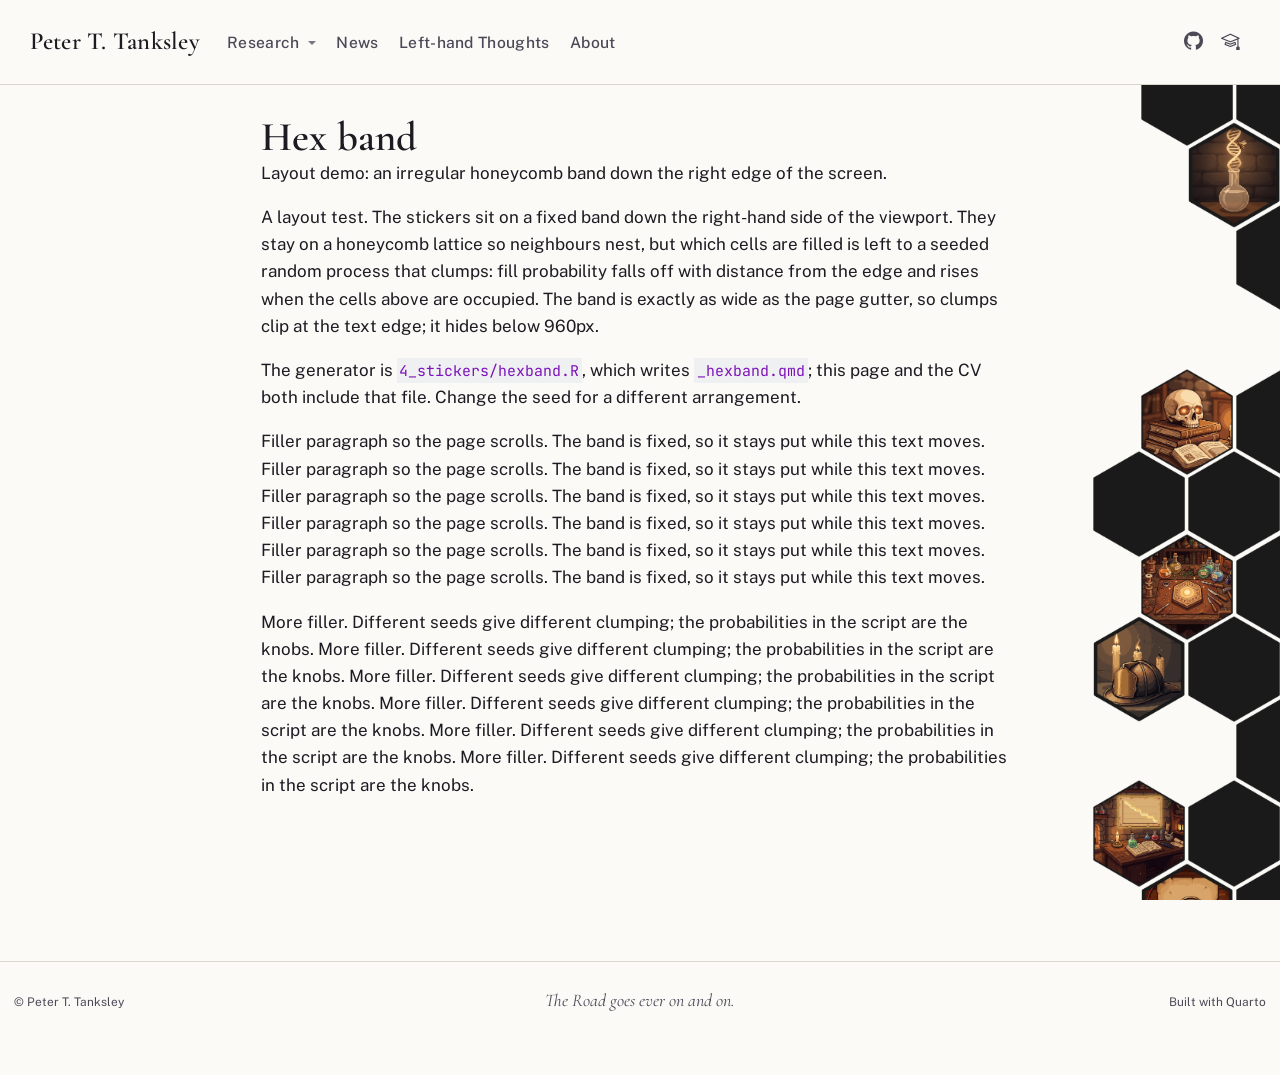
<file: hexband.html>
<!DOCTYPE html>
<html xmlns="http://www.w3.org/1999/xhtml" lang="en" xml:lang="en"><head>

<meta charset="utf-8">
<meta name="generator" content="quarto-1.10.18">

<meta name="viewport" content="width=device-width, initial-scale=1.0, user-scalable=yes">

<meta name="description" content="Layout demo: an irregular honeycomb band down the right edge of the screen.">

<title>Hex band – Peter T. Tanksley</title>
<style>
/* Default styles provided by pandoc.
** See https://pandoc.org/MANUAL.html#variables-for-html for config info.
*/
span.smallcaps{font-variant: small-caps;}
div.columns{display: flex; gap: 1.5em;}
div.column{flex: auto;}
@media screen {
div.columns{gap: min(4vw, 1.5em);}
div.column{overflow-x: auto;}
}
div.hanging-indent{margin-left: 1.5em; text-indent: -1.5em;}
ul.task-list{list-style: none;}
ul.task-list li input[type="checkbox"] {
  width: 0.8em;
  margin: 0 0.8em 0.2em -1em; /* quarto-specific, see https://github.com/quarto-dev/quarto-cli/issues/4556 */ 
  vertical-align: middle;
}
</style>


<script src="site_libs/quarto-nav/quarto-nav.js"></script>
<script src="site_libs/quarto-nav/headroom.min.js"></script>
<link href="./www/favicon.svg" rel="icon" type="image/svg+xml">
<script src="site_libs/clipboard/clipboard.min.js"></script>
<script src="site_libs/quarto-html/quarto.js" type="module"></script>
<script src="site_libs/quarto-html/tabsets/tabsets.js" type="module"></script>
<script src="site_libs/quarto-html/popper.min.js"></script>
<script src="site_libs/quarto-html/tippy.umd.min.js"></script>
<script src="site_libs/quarto-html/anchor.min.js"></script>
<link href="site_libs/quarto-html/tippy.css" rel="stylesheet">
<link href="site_libs/quarto-html/quarto-syntax-highlighting-73b0ff3878a4e6fc3716dc69a6aaefa3.css" rel="stylesheet" id="quarto-text-highlighting-styles">
<script src="site_libs/bootstrap/bootstrap.min.js"></script>
<link href="site_libs/bootstrap/bootstrap-icons.css" rel="stylesheet">
<link href="site_libs/bootstrap/bootstrap-1d681a31ce8d3b9f004d94732c9425fc.min.css" rel="stylesheet" append-hash="true" id="quarto-bootstrap" data-mode="light">
<script id="quarto-search-options" type="application/json">{
  "language": {
    "search-no-results-text": "No results",
    "search-matching-documents-text": "matching documents",
    "search-copy-link-title": "Copy link to search",
    "search-hide-matches-text": "Hide additional matches",
    "search-more-match-text": "more match in this document",
    "search-more-matches-text": "more matches in this document",
    "search-clear-button-title": "Clear",
    "search-text-placeholder": "",
    "search-detached-cancel-button-title": "Cancel",
    "search-submit-button-title": "Submit",
    "search-label": "Search"
  }
}</script>
<meta name="author" content="Peter T. Tanksley">


</head>

<body class="nav-fixed fullcontent quarto-light">

<div id="quarto-search-results"></div>
  <header id="quarto-header" class="headroom fixed-top">
    <nav class="navbar navbar-expand-lg " data-bs-theme="dark">
      <div class="navbar-container container-fluid">
      <div class="navbar-brand-container mx-auto">
    <a class="navbar-brand" href="./index.html">
    <span class="navbar-title">Peter T. Tanksley</span>
    </a>
  </div>
          <button class="navbar-toggler" type="button" data-bs-toggle="collapse" data-bs-target="#navbarCollapse" aria-controls="navbarCollapse" role="menu" aria-expanded="false" aria-label="Toggle navigation" onclick="if (window.quartoToggleHeadroom) { window.quartoToggleHeadroom(); }">
  <span class="navbar-toggler-icon"></span>
</button>
          <div class="collapse navbar-collapse" id="navbarCollapse">
            <ul class="navbar-nav navbar-nav-scroll me-auto">
  <li class="nav-item dropdown ">
    <a class="nav-link dropdown-toggle" href="#" id="nav-menu-research" role="link" data-bs-toggle="dropdown" aria-expanded="false">
 <span class="menu-text">Research</span>
    </a>
    <ul class="dropdown-menu" aria-labelledby="nav-menu-research">    
        <li>
    <a class="dropdown-item" href="./research.html">
 <span class="dropdown-text">Research</span></a>
  </li>  
        <li>
    <a class="dropdown-item" href="./skilltree.html">
 <span class="dropdown-text">Skill tree</span></a>
  </li>  
        <li>
    <a class="dropdown-item" href="./projects.html">
 <span class="dropdown-text">Projects</span></a>
  </li>  
        <li>
    <a class="dropdown-item" href="./2_cv/tanksley_cv.html">
 <span class="dropdown-text">CV</span></a>
  </li>  
    </ul>
  </li>
  <li class="nav-item">
    <a class="nav-link" href="./news.html"> 
<span class="menu-text">News</span></a>
  </li>  
  <li class="nav-item">
    <a class="nav-link" href="./3_posts/posts.html"> 
<span class="menu-text">Left-hand Thoughts</span></a>
  </li>  
  <li class="nav-item">
    <a class="nav-link" href="./1_about/about.html"> 
<span class="menu-text">About</span></a>
  </li>  
</ul>
            <ul class="navbar-nav navbar-nav-scroll ms-auto">
  <li class="nav-item compact">
    <a class="nav-link" href="https://github.com/petertanksley"> <i class="bi bi-github" role="img" aria-label="GitHub">
</i> 
<span class="menu-text"></span></a>
  </li>  
  <li class="nav-item compact">
    <a class="nav-link" href="https://scholar.google.com/citations?user=YnIBrB8AAAAJ&amp;hl=en"> <i class="bi bi-mortarboard" role="img" aria-label="Google Scholar">
</i> 
<span class="menu-text"></span></a>
  </li>  
</ul>
          </div> <!-- /navcollapse -->
            <div class="quarto-navbar-tools">
</div>
      </div> <!-- /container-fluid -->
    </nav>
</header>
<!-- content -->
<div id="quarto-content" class="quarto-container page-columns page-rows-contents page-layout-article page-navbar">
<!-- sidebar -->
<!-- margin-sidebar -->
    
<!-- main -->
<main class="content" id="quarto-document-content">

<header id="title-block-header" class="quarto-title-block default">
<div class="quarto-title">
<h1 class="title">Hex band</h1>
</div>

<div>
  <div class="description">
    Layout demo: an irregular honeycomb band down the right edge of the screen.
  </div>
</div>


<div class="quarto-title-meta">

    
  
    
  </div>
  


</header>


<p>A layout test. The stickers sit on a fixed band down the right-hand side of the viewport. They stay on a honeycomb lattice so neighbours nest, but which cells are filled is left to a seeded random process that clumps: fill probability falls off with distance from the edge and rises when the cells above are occupied. The band is exactly as wide as the page gutter, so clumps clip at the text edge; it hides below 960px.</p>
<p>The generator is <code>4_stickers/hexband.R</code>, which writes <code>_hexband.qmd</code>; this page and the CV both include that file. Change the seed for a different arrangement.</p>
<p>Filler paragraph so the page scrolls. The band is fixed, so it stays put while this text moves. Filler paragraph so the page scrolls. The band is fixed, so it stays put while this text moves. Filler paragraph so the page scrolls. The band is fixed, so it stays put while this text moves. Filler paragraph so the page scrolls. The band is fixed, so it stays put while this text moves. Filler paragraph so the page scrolls. The band is fixed, so it stays put while this text moves. Filler paragraph so the page scrolls. The band is fixed, so it stays put while this text moves.</p>
<p>More filler. Different seeds give different clumping; the probabilities in the script are the knobs. More filler. Different seeds give different clumping; the probabilities in the script are the knobs. More filler. Different seeds give different clumping; the probabilities in the script are the knobs. More filler. Different seeds give different clumping; the probabilities in the script are the knobs. More filler. Different seeds give different clumping; the probabilities in the script are the knobs. More filler. Different seeds give different clumping; the probabilities in the script are the knobs.</p>
<!-- generated by 4_stickers/hexband.R; do not edit by hand -->
<div class="hexband" aria-hidden="true">
<img src="./www/hex/blank.png" alt="" style="--c:0;--r:0">
<img src="./www/hex/blank.png" alt="" style="--c:1;--r:0">
<img src="./www/hex/blank.png" alt="" style="--c:-0.5;--r:1">
<img src="./www/hex/blank.png" alt="" style="--c:0.5;--r:1">
<img src="./www/hex/genomics.png" alt="Genomics hex sticker" style="--c:0;--r:2">
<img src="./www/hex/blank.png" alt="" style="--c:-0.5;--r:3">
<img src="./www/hex/blank.png" alt="" style="--c:-0.5;--r:5">
<img src="./www/hex/left-hand-thoughts.png" alt="Left-hand Thoughts hex sticker" style="--c:0.5;--r:5">
<img src="./www/hex/blank.png" alt="" style="--c:0;--r:6">
<img src="./www/hex/blank.png" alt="" style="--c:1;--r:6">
<img src="./www/hex/blank.png" alt="" style="--c:-0.5;--r:7">
<img src="./www/hex/projects.png" alt="Projects hex sticker" style="--c:0.5;--r:7">
<img src="./www/hex/blank.png" alt="" style="--c:0;--r:8">
<img src="./www/hex/responders.png" alt="First responder mortality hex sticker" style="--c:1;--r:8">
<img src="./www/hex/blank.png" alt="" style="--c:-0.5;--r:9">
<img src="./www/hex/blank.png" alt="" style="--c:0;--r:10">
<img src="./www/hex/research.png" alt="Research hex sticker" style="--c:1;--r:10">
<img src="./www/hex/blank.png" alt="" style="--c:-0.5;--r:11">
<img src="./www/hex/criminology.png" alt="Criminology hex sticker" style="--c:0.5;--r:11">
<img src="./www/hex/puzzled.png" alt="Puzzled Peter hex sticker" style="--c:0;--r:12">
<img src="./www/hex/blank.png" alt="" style="--c:1;--r:12">
<img src="./www/hex/blank.png" alt="" style="--c:-0.5;--r:13">
<img src="./www/hex/blank.png" alt="" style="--c:0;--r:14">
<img src="./www/hex/blank.png" alt="" style="--c:-0.5;--r:15">
<img src="./www/hex/blank.png" alt="" style="--c:0.5;--r:15">
<img src="./www/hex/blank.png" alt="" style="--c:0;--r:16">
<img src="./www/hex/blank.png" alt="" style="--c:-0.5;--r:17">
<img src="./www/hex/blank.png" alt="" style="--c:1;--r:18">
<img src="./www/hex/blank.png" alt="" style="--c:-0.5;--r:19">
<img src="./www/hex/blank.png" alt="" style="--c:0.5;--r:19">
<img src="./www/hex/blank.png" alt="" style="--c:0;--r:20">
<img src="./www/hex/blank.png" alt="" style="--c:1;--r:20">
<img src="./www/hex/blank.png" alt="" style="--c:-0.5;--r:21">
<img src="./www/hex/blank.png" alt="" style="--c:0.5;--r:21">
<img src="./www/hex/blank.png" alt="" style="--c:1.5;--r:21">
</div>



</main> <!-- /main -->
<script id="quarto-html-after-body" type="application/javascript">
  window.document.addEventListener("DOMContentLoaded", function (event) {
    const icon = "";
    const anchorJS = new window.AnchorJS();
    anchorJS.options = {
      placement: 'right',
      icon: icon
    };
    anchorJS.add('.anchored');
    const isCodeAnnotation = (el) => {
      for (const clz of el.classList) {
        if (clz.startsWith('code-annotation-')) {                     
          return true;
        }
      }
      return false;
    }
    const onCopySuccess = function(e) {
      // button target
      const button = e.trigger;
      // don't keep focus
      button.blur();
      // flash "checked"
      button.classList.add('code-copy-button-checked');
      var currentTitle = button.getAttribute("title");
      button.setAttribute("title", "Copied!");
      let tooltip;
      if (window.bootstrap) {
        button.setAttribute("data-bs-toggle", "tooltip");
        button.setAttribute("data-bs-placement", "left");
        button.setAttribute("data-bs-title", "Copied!");
        tooltip = new bootstrap.Tooltip(button, 
          { trigger: "manual", 
            customClass: "code-copy-button-tooltip",
            offset: [0, -8]});
        tooltip.show();    
      }
      setTimeout(function() {
        if (tooltip) {
          tooltip.hide();
          button.removeAttribute("data-bs-title");
          button.removeAttribute("data-bs-toggle");
          button.removeAttribute("data-bs-placement");
        }
        button.setAttribute("title", currentTitle);
        button.classList.remove('code-copy-button-checked');
      }, 1000);
      // clear code selection
      e.clearSelection();
    }
    const getTextToCopy = function(trigger) {
      const outerScaffold = trigger.parentElement.cloneNode(true);
      const codeEl = outerScaffold.querySelector('code');
      for (const childEl of codeEl.children) {
        if (isCodeAnnotation(childEl)) {
          childEl.remove();
        }
      }
      return codeEl.innerText;
    }
    const clipboard = new window.ClipboardJS('.code-copy-button:not([data-in-quarto-modal])', {
      text: getTextToCopy
    });
    clipboard.on('success', onCopySuccess);
    if (window.document.getElementById('quarto-embedded-source-code-modal')) {
      const clipboardModal = new window.ClipboardJS('.code-copy-button[data-in-quarto-modal]', {
        text: getTextToCopy,
        container: window.document.getElementById('quarto-embedded-source-code-modal')
      });
      clipboardModal.on('success', onCopySuccess);
    }
      var localhostRegex = new RegExp(/^(?:http|https):\/\/localhost\:?[0-9]*\//);
      var mailtoRegex = new RegExp(/^mailto:/);
        var filterRegex = new RegExp("https:\/\/petertanksley\.github\.io");
      var isInternal = (href) => {
          return filterRegex.test(href) || localhostRegex.test(href) || mailtoRegex.test(href);
      }
      // Inspect non-navigation links and adorn them if external
     var links = window.document.querySelectorAll('a[href]:not(.nav-link):not(.navbar-brand):not(.toc-action):not(.sidebar-link):not(.sidebar-item-toggle):not(.pagination-link):not(.no-external):not([aria-hidden]):not(.dropdown-item):not(.quarto-navigation-tool):not(.about-link)');
      for (var i=0; i<links.length; i++) {
        const link = links[i];
        if (!isInternal(link.href)) {
          // undo the damage that might have been done by quarto-nav.js in the case of
          // links that we want to consider external
          if (link.dataset.originalHref !== undefined) {
            link.href = link.dataset.originalHref;
          }
            // target, if specified
            link.setAttribute("target", "_blank");
            if (link.getAttribute("rel") === null) {
              link.setAttribute("rel", "noopener");
            }
        }
      }
    function tippyHover(el, contentFn, onTriggerFn, onUntriggerFn) {
      const config = {
        allowHTML: true,
        maxWidth: 500,
        delay: 100,
        arrow: false,
        appendTo: function(el) {
            return el.parentElement;
        },
        interactive: true,
        interactiveBorder: 10,
        theme: 'quarto',
        placement: 'bottom-start',
      };
      if (contentFn) {
        config.content = contentFn;
      }
      if (onTriggerFn) {
        config.onTrigger = onTriggerFn;
      }
      if (onUntriggerFn) {
        config.onUntrigger = onUntriggerFn;
      }
      window.tippy(el, config); 
    }
    const noterefs = window.document.querySelectorAll('a[role="doc-noteref"]');
    for (var i=0; i<noterefs.length; i++) {
      const ref = noterefs[i];
      tippyHover(ref, function() {
        // use id or data attribute instead here
        let href = ref.getAttribute('data-footnote-href') || ref.getAttribute('href');
        try { href = new URL(href).hash; } catch {}
        const id = href.replace(/^#\/?/, "");
        const note = window.document.getElementById(id);
        if (note) {
          return note.innerHTML;
        } else {
          return "";
        }
      });
    }
    const xrefs = window.document.querySelectorAll('a.quarto-xref');
    const processXRef = (id, note) => {
      // Strip column container classes
      const stripColumnClz = (el) => {
        el.classList.remove("page-full", "page-columns");
        if (el.children) {
          for (const child of el.children) {
            stripColumnClz(child);
          }
        }
      }
      stripColumnClz(note)
      if (id === null || id.startsWith('sec-')) {
        // Special case sections, only their first couple elements
        const container = document.createElement("div");
        if (note.children && note.children.length > 2) {
          container.appendChild(note.children[0].cloneNode(true));
          for (let i = 1; i < note.children.length; i++) {
            const child = note.children[i];
            if (child.tagName === "P" && child.innerText === "") {
              continue;
            } else {
              container.appendChild(child.cloneNode(true));
              break;
            }
          }
          if (window.Quarto?.typesetMath) {
            window.Quarto.typesetMath(container);
          }
          return container.innerHTML
        } else {
          if (window.Quarto?.typesetMath) {
            window.Quarto.typesetMath(note);
          }
          return note.innerHTML;
        }
      } else {
        // Remove any anchor links if they are present
        const anchorLink = note.querySelector('a.anchorjs-link');
        if (anchorLink) {
          anchorLink.remove();
        }
        if (window.Quarto?.typesetMath) {
          window.Quarto.typesetMath(note);
        }
        if (note.classList.contains("callout")) {
          return note.outerHTML;
        } else {
          return note.innerHTML;
        }
      }
    }
    for (var i=0; i<xrefs.length; i++) {
      const xref = xrefs[i];
      tippyHover(xref, undefined, function(instance) {
        instance.disable();
        let url = xref.getAttribute('href');
        let hash = undefined; 
        if (url.startsWith('#')) {
          hash = url;
        } else {
          try { hash = new URL(url).hash; } catch {}
        }
        if (hash) {
          const id = hash.replace(/^#\/?/, "");
          const note = window.document.getElementById(id);
          if (note !== null) {
            try {
              const html = processXRef(id, note.cloneNode(true));
              instance.setContent(html);
            } finally {
              instance.enable();
              instance.show();
            }
          } else {
            // See if we can fetch this
            fetch(url.split('#')[0])
            .then(res => res.text())
            .then(html => {
              const parser = new DOMParser();
              const htmlDoc = parser.parseFromString(html, "text/html");
              const note = htmlDoc.getElementById(id);
              if (note !== null) {
                const html = processXRef(id, note);
                instance.setContent(html);
              } 
            }).finally(() => {
              instance.enable();
              instance.show();
            });
          }
        } else {
          // See if we can fetch a full url (with no hash to target)
          // This is a special case and we should probably do some content thinning / targeting
          fetch(url)
          .then(res => res.text())
          .then(html => {
            const parser = new DOMParser();
            const htmlDoc = parser.parseFromString(html, "text/html");
            const note = htmlDoc.querySelector('main.content');
            if (note !== null) {
              // This should only happen for chapter cross references
              // (since there is no id in the URL)
              // remove the first header
              if (note.children.length > 0 && note.children[0].tagName === "HEADER") {
                note.children[0].remove();
              }
              const html = processXRef(null, note);
              instance.setContent(html);
            } 
          }).finally(() => {
            instance.enable();
            instance.show();
          });
        }
      }, function(instance) {
      });
    }
        let selectedAnnoteEl;
        const selectorForAnnotation = ( cell, annotation) => {
          let cellAttr = 'data-code-cell="' + cell + '"';
          let lineAttr = 'data-code-annotation="' +  annotation + '"';
          const selector = 'span[' + cellAttr + '][' + lineAttr + ']';
          return selector;
        }
        const selectCodeLines = (annoteEl) => {
          const doc = window.document;
          const targetCell = annoteEl.getAttribute("data-target-cell");
          const targetAnnotation = annoteEl.getAttribute("data-target-annotation");
          const annoteSpan = window.document.querySelector(selectorForAnnotation(targetCell, targetAnnotation));
          const lines = annoteSpan.getAttribute("data-code-lines").split(",");
          const lineIds = lines.map((line) => {
            return targetCell + "-" + line;
          })
          let top = null;
          let height = null;
          let parent = null;
          if (lineIds.length > 0) {
              //compute the position of the single el (top and bottom and make a div)
              const el = window.document.getElementById(lineIds[0]);
              top = el.offsetTop;
              height = el.offsetHeight;
              parent = el.parentElement.parentElement;
            if (lineIds.length > 1) {
              const lastEl = window.document.getElementById(lineIds[lineIds.length - 1]);
              const bottom = lastEl.offsetTop + lastEl.offsetHeight;
              height = bottom - top;
            }
            if (top !== null && height !== null && parent !== null) {
              // cook up a div (if necessary) and position it 
              let div = window.document.getElementById("code-annotation-line-highlight");
              if (div === null) {
                div = window.document.createElement("div");
                div.setAttribute("id", "code-annotation-line-highlight");
                div.style.position = 'absolute';
                parent.appendChild(div);
              }
              div.style.top = top - 2 + "px";
              div.style.height = height + 4 + "px";
              div.style.left = 0;
              let gutterDiv = window.document.getElementById("code-annotation-line-highlight-gutter");
              if (gutterDiv === null) {
                gutterDiv = window.document.createElement("div");
                gutterDiv.setAttribute("id", "code-annotation-line-highlight-gutter");
                gutterDiv.style.position = 'absolute';
                const codeCell = window.document.getElementById(targetCell);
                const gutter = codeCell.querySelector('.code-annotation-gutter');
                gutter.appendChild(gutterDiv);
              }
              gutterDiv.style.top = top - 2 + "px";
              gutterDiv.style.height = height + 4 + "px";
            }
            selectedAnnoteEl = annoteEl;
          }
        };
        const unselectCodeLines = () => {
          const elementsIds = ["code-annotation-line-highlight", "code-annotation-line-highlight-gutter"];
          elementsIds.forEach((elId) => {
            const div = window.document.getElementById(elId);
            if (div) {
              div.remove();
            }
          });
          selectedAnnoteEl = undefined;
        };
          // Handle positioning of the toggle
      window.addEventListener(
        "resize",
        throttle(() => {
          elRect = undefined;
          if (selectedAnnoteEl) {
            selectCodeLines(selectedAnnoteEl);
          }
        }, 10)
      );
      function throttle(fn, ms) {
      let throttle = false;
      let timer;
        return (...args) => {
          if(!throttle) { // first call gets through
              fn.apply(this, args);
              throttle = true;
          } else { // all the others get throttled
              if(timer) clearTimeout(timer); // cancel #2
              timer = setTimeout(() => {
                fn.apply(this, args);
                timer = throttle = false;
              }, ms);
          }
        };
      }
        // Attach click handler to the DT
        const annoteDls = window.document.querySelectorAll('dt[data-target-cell]');
        for (const annoteDlNode of annoteDls) {
          annoteDlNode.addEventListener('click', (event) => {
            const clickedEl = event.target;
            if (clickedEl !== selectedAnnoteEl) {
              unselectCodeLines();
              const activeEl = window.document.querySelector('dt[data-target-cell].code-annotation-active');
              if (activeEl) {
                activeEl.classList.remove('code-annotation-active');
              }
              selectCodeLines(clickedEl);
              clickedEl.classList.add('code-annotation-active');
            } else {
              // Unselect the line
              unselectCodeLines();
              clickedEl.classList.remove('code-annotation-active');
            }
          });
        }
    const findCites = (el) => {
      const parentEl = el.parentElement;
      if (parentEl) {
        const cites = parentEl.dataset.cites;
        if (cites) {
          return {
            el,
            cites: cites.split(' ')
          };
        } else {
          return findCites(el.parentElement)
        }
      } else {
        return undefined;
      }
    };
    var bibliorefs = window.document.querySelectorAll('a[role="doc-biblioref"]');
    for (var i=0; i<bibliorefs.length; i++) {
      const ref = bibliorefs[i];
      const citeInfo = findCites(ref);
      if (citeInfo) {
        tippyHover(citeInfo.el, function() {
          var popup = window.document.createElement('div');
          citeInfo.cites.forEach(function(cite) {
            var citeDiv = window.document.createElement('div');
            citeDiv.classList.add('hanging-indent');
            citeDiv.classList.add('csl-entry');
            var biblioDiv = window.document.getElementById('ref-' + cite);
            if (biblioDiv) {
              citeDiv.innerHTML = biblioDiv.innerHTML;
            }
            popup.appendChild(citeDiv);
          });
          return popup.innerHTML;
        });
      }
    }
  });
  </script>
</div> <!-- /content -->
<footer class="footer">
  <div class="nav-footer">
    <div class="nav-footer-left">
<p>© Peter T. Tanksley</p>
</div>   
    <div class="nav-footer-center">
<p>The Road goes ever on and on.</p>
</div>
    <div class="nav-footer-right">
<p>Built with <a href="https://quarto.org">Quarto</a></p>
</div>
  </div>
</footer>




</body></html>
</file>
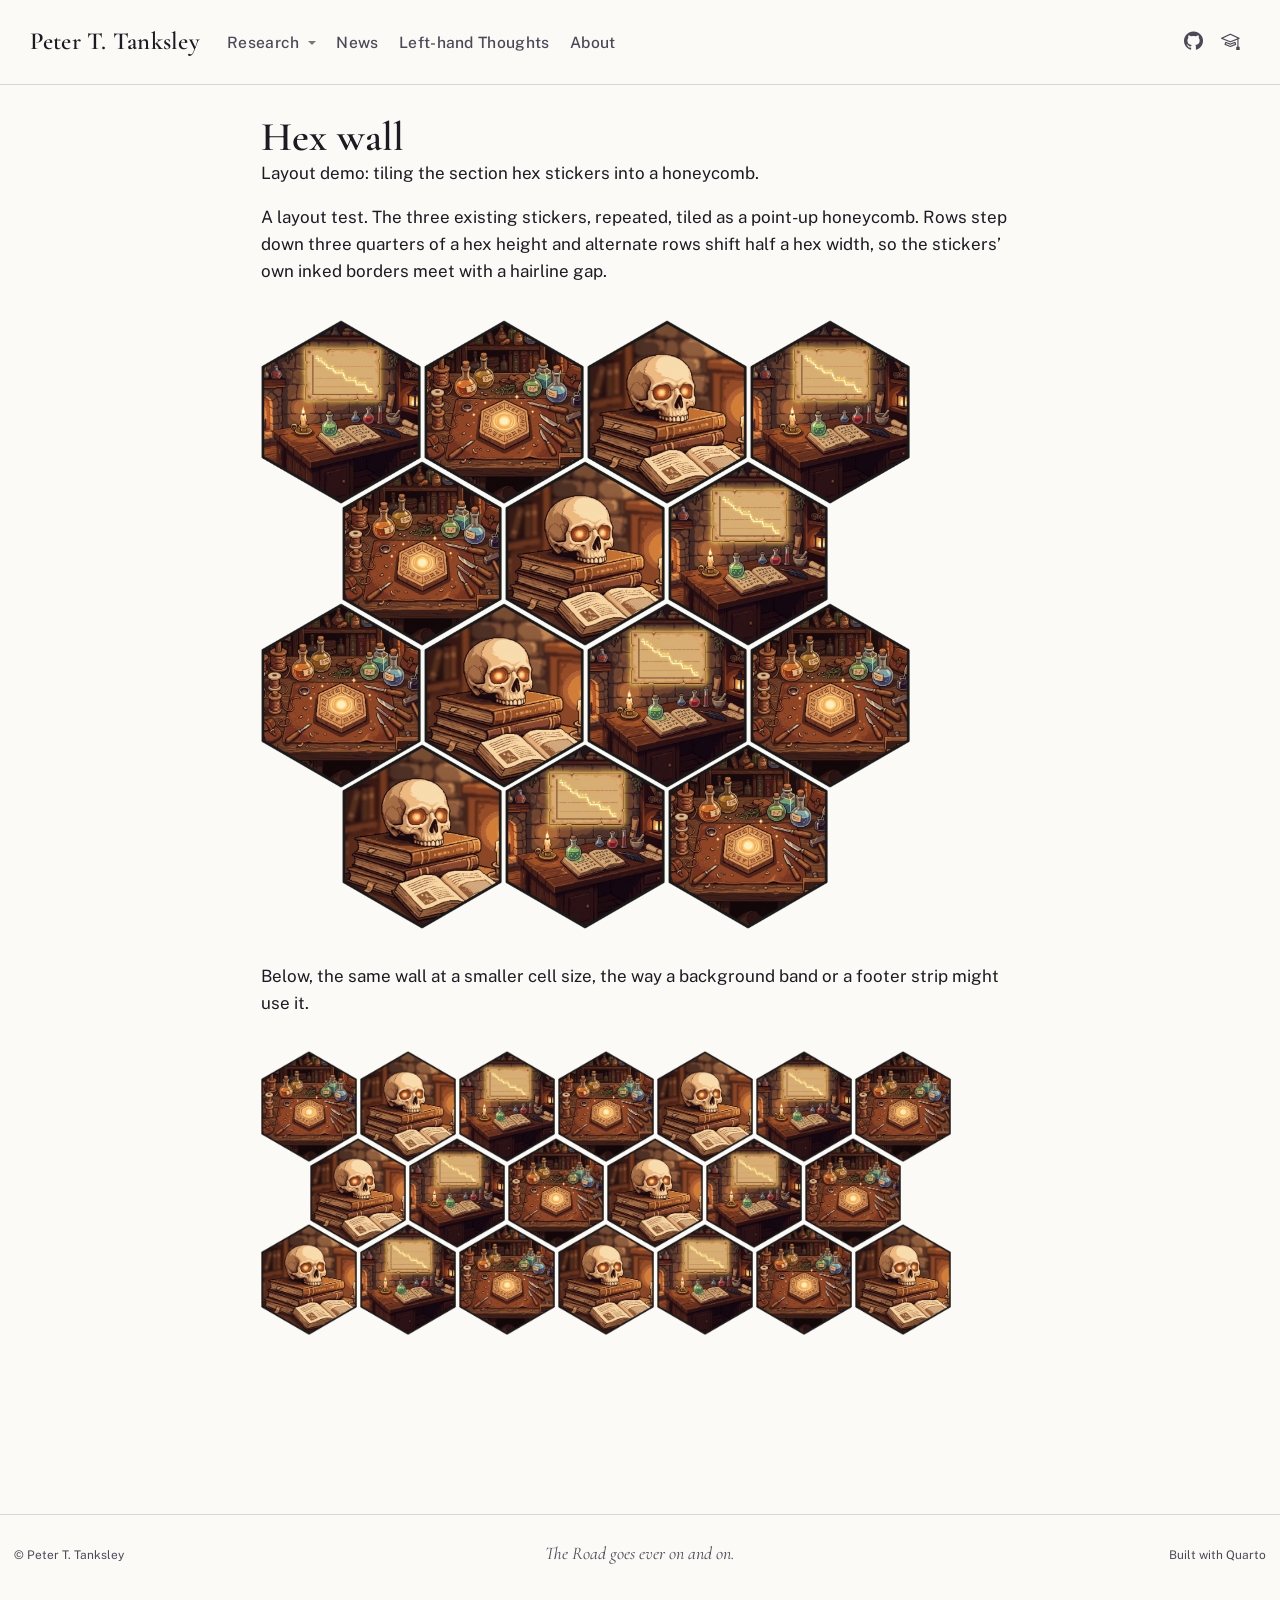
<file: hexwall.html>
<!DOCTYPE html>
<html xmlns="http://www.w3.org/1999/xhtml" lang="en" xml:lang="en"><head>

<meta charset="utf-8">
<meta name="generator" content="quarto-1.10.18">

<meta name="viewport" content="width=device-width, initial-scale=1.0, user-scalable=yes">

<meta name="description" content="Layout demo: tiling the section hex stickers into a honeycomb.">

<title>Hex wall – Peter T. Tanksley</title>
<style>
/* Default styles provided by pandoc.
** See https://pandoc.org/MANUAL.html#variables-for-html for config info.
*/
span.smallcaps{font-variant: small-caps;}
div.columns{display: flex; gap: 1.5em;}
div.column{flex: auto;}
@media screen {
div.columns{gap: min(4vw, 1.5em);}
div.column{overflow-x: auto;}
}
div.hanging-indent{margin-left: 1.5em; text-indent: -1.5em;}
ul.task-list{list-style: none;}
ul.task-list li input[type="checkbox"] {
  width: 0.8em;
  margin: 0 0.8em 0.2em -1em; /* quarto-specific, see https://github.com/quarto-dev/quarto-cli/issues/4556 */ 
  vertical-align: middle;
}
</style>


<script src="site_libs/quarto-nav/quarto-nav.js"></script>
<script src="site_libs/quarto-nav/headroom.min.js"></script>
<link href="./www/favicon.svg" rel="icon" type="image/svg+xml">
<script src="site_libs/clipboard/clipboard.min.js"></script>
<script src="site_libs/quarto-html/quarto.js" type="module"></script>
<script src="site_libs/quarto-html/tabsets/tabsets.js" type="module"></script>
<script src="site_libs/quarto-html/popper.min.js"></script>
<script src="site_libs/quarto-html/tippy.umd.min.js"></script>
<script src="site_libs/quarto-html/anchor.min.js"></script>
<link href="site_libs/quarto-html/tippy.css" rel="stylesheet">
<link href="site_libs/quarto-html/quarto-syntax-highlighting-73b0ff3878a4e6fc3716dc69a6aaefa3.css" rel="stylesheet" id="quarto-text-highlighting-styles">
<script src="site_libs/bootstrap/bootstrap.min.js"></script>
<link href="site_libs/bootstrap/bootstrap-icons.css" rel="stylesheet">
<link href="site_libs/bootstrap/bootstrap-1d681a31ce8d3b9f004d94732c9425fc.min.css" rel="stylesheet" append-hash="true" id="quarto-bootstrap" data-mode="light">
<script id="quarto-search-options" type="application/json">{
  "language": {
    "search-no-results-text": "No results",
    "search-matching-documents-text": "matching documents",
    "search-copy-link-title": "Copy link to search",
    "search-hide-matches-text": "Hide additional matches",
    "search-more-match-text": "more match in this document",
    "search-more-matches-text": "more matches in this document",
    "search-clear-button-title": "Clear",
    "search-text-placeholder": "",
    "search-detached-cancel-button-title": "Cancel",
    "search-submit-button-title": "Submit",
    "search-label": "Search"
  }
}</script>
<meta name="author" content="Peter T. Tanksley">


</head>

<body class="nav-fixed fullcontent quarto-light">

<div id="quarto-search-results"></div>
  <header id="quarto-header" class="headroom fixed-top">
    <nav class="navbar navbar-expand-lg " data-bs-theme="dark">
      <div class="navbar-container container-fluid">
      <div class="navbar-brand-container mx-auto">
    <a class="navbar-brand" href="./index.html">
    <span class="navbar-title">Peter T. Tanksley</span>
    </a>
  </div>
          <button class="navbar-toggler" type="button" data-bs-toggle="collapse" data-bs-target="#navbarCollapse" aria-controls="navbarCollapse" role="menu" aria-expanded="false" aria-label="Toggle navigation" onclick="if (window.quartoToggleHeadroom) { window.quartoToggleHeadroom(); }">
  <span class="navbar-toggler-icon"></span>
</button>
          <div class="collapse navbar-collapse" id="navbarCollapse">
            <ul class="navbar-nav navbar-nav-scroll me-auto">
  <li class="nav-item dropdown ">
    <a class="nav-link dropdown-toggle" href="#" id="nav-menu-research" role="link" data-bs-toggle="dropdown" aria-expanded="false">
 <span class="menu-text">Research</span>
    </a>
    <ul class="dropdown-menu" aria-labelledby="nav-menu-research">    
        <li>
    <a class="dropdown-item" href="./research.html">
 <span class="dropdown-text">Research</span></a>
  </li>  
        <li>
    <a class="dropdown-item" href="./skilltree.html">
 <span class="dropdown-text">Skill tree</span></a>
  </li>  
        <li>
    <a class="dropdown-item" href="./projects.html">
 <span class="dropdown-text">Projects</span></a>
  </li>  
        <li>
    <a class="dropdown-item" href="./2_cv/tanksley_cv.html">
 <span class="dropdown-text">CV</span></a>
  </li>  
    </ul>
  </li>
  <li class="nav-item">
    <a class="nav-link" href="./news.html"> 
<span class="menu-text">News</span></a>
  </li>  
  <li class="nav-item">
    <a class="nav-link" href="./3_posts/posts.html"> 
<span class="menu-text">Left-hand Thoughts</span></a>
  </li>  
  <li class="nav-item">
    <a class="nav-link" href="./1_about/about.html"> 
<span class="menu-text">About</span></a>
  </li>  
</ul>
            <ul class="navbar-nav navbar-nav-scroll ms-auto">
  <li class="nav-item compact">
    <a class="nav-link" href="https://github.com/petertanksley"> <i class="bi bi-github" role="img" aria-label="GitHub">
</i> 
<span class="menu-text"></span></a>
  </li>  
  <li class="nav-item compact">
    <a class="nav-link" href="https://scholar.google.com/citations?user=YnIBrB8AAAAJ&amp;hl=en"> <i class="bi bi-mortarboard" role="img" aria-label="Google Scholar">
</i> 
<span class="menu-text"></span></a>
  </li>  
</ul>
          </div> <!-- /navcollapse -->
            <div class="quarto-navbar-tools">
</div>
      </div> <!-- /container-fluid -->
    </nav>
</header>
<!-- content -->
<div id="quarto-content" class="quarto-container page-columns page-rows-contents page-layout-article page-navbar">
<!-- sidebar -->
<!-- margin-sidebar -->
    
<!-- main -->
<main class="content" id="quarto-document-content">

<header id="title-block-header" class="quarto-title-block default">
<div class="quarto-title">
<h1 class="title">Hex wall</h1>
</div>

<div>
  <div class="description">
    Layout demo: tiling the section hex stickers into a honeycomb.
  </div>
</div>


<div class="quarto-title-meta">

    
  
    
  </div>
  


</header>


<p>A layout test. The three existing stickers, repeated, tiled as a point-up honeycomb. Rows step down three quarters of a hex height and alternate rows shift half a hex width, so the stickers’ own inked borders meet with a hairline gap.</p>
<div class="hexwall">
<div class="hexrow">
<img src="www/hex/research.png" alt="Research hex sticker">
<img src="www/hex/projects.png" alt="Projects hex sticker">
<img src="www/hex/left-hand-thoughts.png" alt="Left-hand Thoughts hex sticker">
<img src="www/hex/research.png" alt="Research hex sticker">
</div>
<div class="hexrow">
<img src="www/hex/projects.png" alt="Projects hex sticker">
<img src="www/hex/left-hand-thoughts.png" alt="Left-hand Thoughts hex sticker">
<img src="www/hex/research.png" alt="Research hex sticker">
</div>
<div class="hexrow">
<img src="www/hex/projects.png" alt="Projects hex sticker">
<img src="www/hex/left-hand-thoughts.png" alt="Left-hand Thoughts hex sticker">
<img src="www/hex/research.png" alt="Research hex sticker">
<img src="www/hex/projects.png" alt="Projects hex sticker">
</div>
<div class="hexrow">
<img src="www/hex/left-hand-thoughts.png" alt="Left-hand Thoughts hex sticker">
<img src="www/hex/research.png" alt="Research hex sticker">
<img src="www/hex/projects.png" alt="Projects hex sticker">
</div>
</div>
<p>Below, the same wall at a smaller cell size, the way a background band or a footer strip might use it.</p>
<div class="hexwall hexwall-sm">
<div class="hexrow">
<img src="www/hex/projects.png" alt="Projects hex sticker">
<img src="www/hex/left-hand-thoughts.png" alt="Left-hand Thoughts hex sticker">
<img src="www/hex/research.png" alt="Research hex sticker">
<img src="www/hex/projects.png" alt="Projects hex sticker">
<img src="www/hex/left-hand-thoughts.png" alt="Left-hand Thoughts hex sticker">
<img src="www/hex/research.png" alt="Research hex sticker">
<img src="www/hex/projects.png" alt="Projects hex sticker">
</div>
<div class="hexrow">
<img src="www/hex/left-hand-thoughts.png" alt="Left-hand Thoughts hex sticker">
<img src="www/hex/research.png" alt="Research hex sticker">
<img src="www/hex/projects.png" alt="Projects hex sticker">
<img src="www/hex/left-hand-thoughts.png" alt="Left-hand Thoughts hex sticker">
<img src="www/hex/research.png" alt="Research hex sticker">
<img src="www/hex/projects.png" alt="Projects hex sticker">
</div>
<div class="hexrow">
<img src="www/hex/left-hand-thoughts.png" alt="Left-hand Thoughts hex sticker">
<img src="www/hex/research.png" alt="Research hex sticker">
<img src="www/hex/projects.png" alt="Projects hex sticker">
<img src="www/hex/left-hand-thoughts.png" alt="Left-hand Thoughts hex sticker">
<img src="www/hex/research.png" alt="Research hex sticker">
<img src="www/hex/projects.png" alt="Projects hex sticker">
<img src="www/hex/left-hand-thoughts.png" alt="Left-hand Thoughts hex sticker">
</div>
</div>



</main> <!-- /main -->
<script id="quarto-html-after-body" type="application/javascript">
  window.document.addEventListener("DOMContentLoaded", function (event) {
    const icon = "";
    const anchorJS = new window.AnchorJS();
    anchorJS.options = {
      placement: 'right',
      icon: icon
    };
    anchorJS.add('.anchored');
    const isCodeAnnotation = (el) => {
      for (const clz of el.classList) {
        if (clz.startsWith('code-annotation-')) {                     
          return true;
        }
      }
      return false;
    }
    const onCopySuccess = function(e) {
      // button target
      const button = e.trigger;
      // don't keep focus
      button.blur();
      // flash "checked"
      button.classList.add('code-copy-button-checked');
      var currentTitle = button.getAttribute("title");
      button.setAttribute("title", "Copied!");
      let tooltip;
      if (window.bootstrap) {
        button.setAttribute("data-bs-toggle", "tooltip");
        button.setAttribute("data-bs-placement", "left");
        button.setAttribute("data-bs-title", "Copied!");
        tooltip = new bootstrap.Tooltip(button, 
          { trigger: "manual", 
            customClass: "code-copy-button-tooltip",
            offset: [0, -8]});
        tooltip.show();    
      }
      setTimeout(function() {
        if (tooltip) {
          tooltip.hide();
          button.removeAttribute("data-bs-title");
          button.removeAttribute("data-bs-toggle");
          button.removeAttribute("data-bs-placement");
        }
        button.setAttribute("title", currentTitle);
        button.classList.remove('code-copy-button-checked');
      }, 1000);
      // clear code selection
      e.clearSelection();
    }
    const getTextToCopy = function(trigger) {
      const outerScaffold = trigger.parentElement.cloneNode(true);
      const codeEl = outerScaffold.querySelector('code');
      for (const childEl of codeEl.children) {
        if (isCodeAnnotation(childEl)) {
          childEl.remove();
        }
      }
      return codeEl.innerText;
    }
    const clipboard = new window.ClipboardJS('.code-copy-button:not([data-in-quarto-modal])', {
      text: getTextToCopy
    });
    clipboard.on('success', onCopySuccess);
    if (window.document.getElementById('quarto-embedded-source-code-modal')) {
      const clipboardModal = new window.ClipboardJS('.code-copy-button[data-in-quarto-modal]', {
        text: getTextToCopy,
        container: window.document.getElementById('quarto-embedded-source-code-modal')
      });
      clipboardModal.on('success', onCopySuccess);
    }
      var localhostRegex = new RegExp(/^(?:http|https):\/\/localhost\:?[0-9]*\//);
      var mailtoRegex = new RegExp(/^mailto:/);
        var filterRegex = new RegExp("https:\/\/petertanksley\.github\.io");
      var isInternal = (href) => {
          return filterRegex.test(href) || localhostRegex.test(href) || mailtoRegex.test(href);
      }
      // Inspect non-navigation links and adorn them if external
     var links = window.document.querySelectorAll('a[href]:not(.nav-link):not(.navbar-brand):not(.toc-action):not(.sidebar-link):not(.sidebar-item-toggle):not(.pagination-link):not(.no-external):not([aria-hidden]):not(.dropdown-item):not(.quarto-navigation-tool):not(.about-link)');
      for (var i=0; i<links.length; i++) {
        const link = links[i];
        if (!isInternal(link.href)) {
          // undo the damage that might have been done by quarto-nav.js in the case of
          // links that we want to consider external
          if (link.dataset.originalHref !== undefined) {
            link.href = link.dataset.originalHref;
          }
            // target, if specified
            link.setAttribute("target", "_blank");
            if (link.getAttribute("rel") === null) {
              link.setAttribute("rel", "noopener");
            }
        }
      }
    function tippyHover(el, contentFn, onTriggerFn, onUntriggerFn) {
      const config = {
        allowHTML: true,
        maxWidth: 500,
        delay: 100,
        arrow: false,
        appendTo: function(el) {
            return el.parentElement;
        },
        interactive: true,
        interactiveBorder: 10,
        theme: 'quarto',
        placement: 'bottom-start',
      };
      if (contentFn) {
        config.content = contentFn;
      }
      if (onTriggerFn) {
        config.onTrigger = onTriggerFn;
      }
      if (onUntriggerFn) {
        config.onUntrigger = onUntriggerFn;
      }
      window.tippy(el, config); 
    }
    const noterefs = window.document.querySelectorAll('a[role="doc-noteref"]');
    for (var i=0; i<noterefs.length; i++) {
      const ref = noterefs[i];
      tippyHover(ref, function() {
        // use id or data attribute instead here
        let href = ref.getAttribute('data-footnote-href') || ref.getAttribute('href');
        try { href = new URL(href).hash; } catch {}
        const id = href.replace(/^#\/?/, "");
        const note = window.document.getElementById(id);
        if (note) {
          return note.innerHTML;
        } else {
          return "";
        }
      });
    }
    const xrefs = window.document.querySelectorAll('a.quarto-xref');
    const processXRef = (id, note) => {
      // Strip column container classes
      const stripColumnClz = (el) => {
        el.classList.remove("page-full", "page-columns");
        if (el.children) {
          for (const child of el.children) {
            stripColumnClz(child);
          }
        }
      }
      stripColumnClz(note)
      if (id === null || id.startsWith('sec-')) {
        // Special case sections, only their first couple elements
        const container = document.createElement("div");
        if (note.children && note.children.length > 2) {
          container.appendChild(note.children[0].cloneNode(true));
          for (let i = 1; i < note.children.length; i++) {
            const child = note.children[i];
            if (child.tagName === "P" && child.innerText === "") {
              continue;
            } else {
              container.appendChild(child.cloneNode(true));
              break;
            }
          }
          if (window.Quarto?.typesetMath) {
            window.Quarto.typesetMath(container);
          }
          return container.innerHTML
        } else {
          if (window.Quarto?.typesetMath) {
            window.Quarto.typesetMath(note);
          }
          return note.innerHTML;
        }
      } else {
        // Remove any anchor links if they are present
        const anchorLink = note.querySelector('a.anchorjs-link');
        if (anchorLink) {
          anchorLink.remove();
        }
        if (window.Quarto?.typesetMath) {
          window.Quarto.typesetMath(note);
        }
        if (note.classList.contains("callout")) {
          return note.outerHTML;
        } else {
          return note.innerHTML;
        }
      }
    }
    for (var i=0; i<xrefs.length; i++) {
      const xref = xrefs[i];
      tippyHover(xref, undefined, function(instance) {
        instance.disable();
        let url = xref.getAttribute('href');
        let hash = undefined; 
        if (url.startsWith('#')) {
          hash = url;
        } else {
          try { hash = new URL(url).hash; } catch {}
        }
        if (hash) {
          const id = hash.replace(/^#\/?/, "");
          const note = window.document.getElementById(id);
          if (note !== null) {
            try {
              const html = processXRef(id, note.cloneNode(true));
              instance.setContent(html);
            } finally {
              instance.enable();
              instance.show();
            }
          } else {
            // See if we can fetch this
            fetch(url.split('#')[0])
            .then(res => res.text())
            .then(html => {
              const parser = new DOMParser();
              const htmlDoc = parser.parseFromString(html, "text/html");
              const note = htmlDoc.getElementById(id);
              if (note !== null) {
                const html = processXRef(id, note);
                instance.setContent(html);
              } 
            }).finally(() => {
              instance.enable();
              instance.show();
            });
          }
        } else {
          // See if we can fetch a full url (with no hash to target)
          // This is a special case and we should probably do some content thinning / targeting
          fetch(url)
          .then(res => res.text())
          .then(html => {
            const parser = new DOMParser();
            const htmlDoc = parser.parseFromString(html, "text/html");
            const note = htmlDoc.querySelector('main.content');
            if (note !== null) {
              // This should only happen for chapter cross references
              // (since there is no id in the URL)
              // remove the first header
              if (note.children.length > 0 && note.children[0].tagName === "HEADER") {
                note.children[0].remove();
              }
              const html = processXRef(null, note);
              instance.setContent(html);
            } 
          }).finally(() => {
            instance.enable();
            instance.show();
          });
        }
      }, function(instance) {
      });
    }
        let selectedAnnoteEl;
        const selectorForAnnotation = ( cell, annotation) => {
          let cellAttr = 'data-code-cell="' + cell + '"';
          let lineAttr = 'data-code-annotation="' +  annotation + '"';
          const selector = 'span[' + cellAttr + '][' + lineAttr + ']';
          return selector;
        }
        const selectCodeLines = (annoteEl) => {
          const doc = window.document;
          const targetCell = annoteEl.getAttribute("data-target-cell");
          const targetAnnotation = annoteEl.getAttribute("data-target-annotation");
          const annoteSpan = window.document.querySelector(selectorForAnnotation(targetCell, targetAnnotation));
          const lines = annoteSpan.getAttribute("data-code-lines").split(",");
          const lineIds = lines.map((line) => {
            return targetCell + "-" + line;
          })
          let top = null;
          let height = null;
          let parent = null;
          if (lineIds.length > 0) {
              //compute the position of the single el (top and bottom and make a div)
              const el = window.document.getElementById(lineIds[0]);
              top = el.offsetTop;
              height = el.offsetHeight;
              parent = el.parentElement.parentElement;
            if (lineIds.length > 1) {
              const lastEl = window.document.getElementById(lineIds[lineIds.length - 1]);
              const bottom = lastEl.offsetTop + lastEl.offsetHeight;
              height = bottom - top;
            }
            if (top !== null && height !== null && parent !== null) {
              // cook up a div (if necessary) and position it 
              let div = window.document.getElementById("code-annotation-line-highlight");
              if (div === null) {
                div = window.document.createElement("div");
                div.setAttribute("id", "code-annotation-line-highlight");
                div.style.position = 'absolute';
                parent.appendChild(div);
              }
              div.style.top = top - 2 + "px";
              div.style.height = height + 4 + "px";
              div.style.left = 0;
              let gutterDiv = window.document.getElementById("code-annotation-line-highlight-gutter");
              if (gutterDiv === null) {
                gutterDiv = window.document.createElement("div");
                gutterDiv.setAttribute("id", "code-annotation-line-highlight-gutter");
                gutterDiv.style.position = 'absolute';
                const codeCell = window.document.getElementById(targetCell);
                const gutter = codeCell.querySelector('.code-annotation-gutter');
                gutter.appendChild(gutterDiv);
              }
              gutterDiv.style.top = top - 2 + "px";
              gutterDiv.style.height = height + 4 + "px";
            }
            selectedAnnoteEl = annoteEl;
          }
        };
        const unselectCodeLines = () => {
          const elementsIds = ["code-annotation-line-highlight", "code-annotation-line-highlight-gutter"];
          elementsIds.forEach((elId) => {
            const div = window.document.getElementById(elId);
            if (div) {
              div.remove();
            }
          });
          selectedAnnoteEl = undefined;
        };
          // Handle positioning of the toggle
      window.addEventListener(
        "resize",
        throttle(() => {
          elRect = undefined;
          if (selectedAnnoteEl) {
            selectCodeLines(selectedAnnoteEl);
          }
        }, 10)
      );
      function throttle(fn, ms) {
      let throttle = false;
      let timer;
        return (...args) => {
          if(!throttle) { // first call gets through
              fn.apply(this, args);
              throttle = true;
          } else { // all the others get throttled
              if(timer) clearTimeout(timer); // cancel #2
              timer = setTimeout(() => {
                fn.apply(this, args);
                timer = throttle = false;
              }, ms);
          }
        };
      }
        // Attach click handler to the DT
        const annoteDls = window.document.querySelectorAll('dt[data-target-cell]');
        for (const annoteDlNode of annoteDls) {
          annoteDlNode.addEventListener('click', (event) => {
            const clickedEl = event.target;
            if (clickedEl !== selectedAnnoteEl) {
              unselectCodeLines();
              const activeEl = window.document.querySelector('dt[data-target-cell].code-annotation-active');
              if (activeEl) {
                activeEl.classList.remove('code-annotation-active');
              }
              selectCodeLines(clickedEl);
              clickedEl.classList.add('code-annotation-active');
            } else {
              // Unselect the line
              unselectCodeLines();
              clickedEl.classList.remove('code-annotation-active');
            }
          });
        }
    const findCites = (el) => {
      const parentEl = el.parentElement;
      if (parentEl) {
        const cites = parentEl.dataset.cites;
        if (cites) {
          return {
            el,
            cites: cites.split(' ')
          };
        } else {
          return findCites(el.parentElement)
        }
      } else {
        return undefined;
      }
    };
    var bibliorefs = window.document.querySelectorAll('a[role="doc-biblioref"]');
    for (var i=0; i<bibliorefs.length; i++) {
      const ref = bibliorefs[i];
      const citeInfo = findCites(ref);
      if (citeInfo) {
        tippyHover(citeInfo.el, function() {
          var popup = window.document.createElement('div');
          citeInfo.cites.forEach(function(cite) {
            var citeDiv = window.document.createElement('div');
            citeDiv.classList.add('hanging-indent');
            citeDiv.classList.add('csl-entry');
            var biblioDiv = window.document.getElementById('ref-' + cite);
            if (biblioDiv) {
              citeDiv.innerHTML = biblioDiv.innerHTML;
            }
            popup.appendChild(citeDiv);
          });
          return popup.innerHTML;
        });
      }
    }
  });
  </script>
</div> <!-- /content -->
<footer class="footer">
  <div class="nav-footer">
    <div class="nav-footer-left">
<p>© Peter T. Tanksley</p>
</div>   
    <div class="nav-footer-center">
<p>The Road goes ever on and on.</p>
</div>
    <div class="nav-footer-right">
<p>Built with <a href="https://quarto.org">Quarto</a></p>
</div>
  </div>
</footer>




</body></html>
</file>
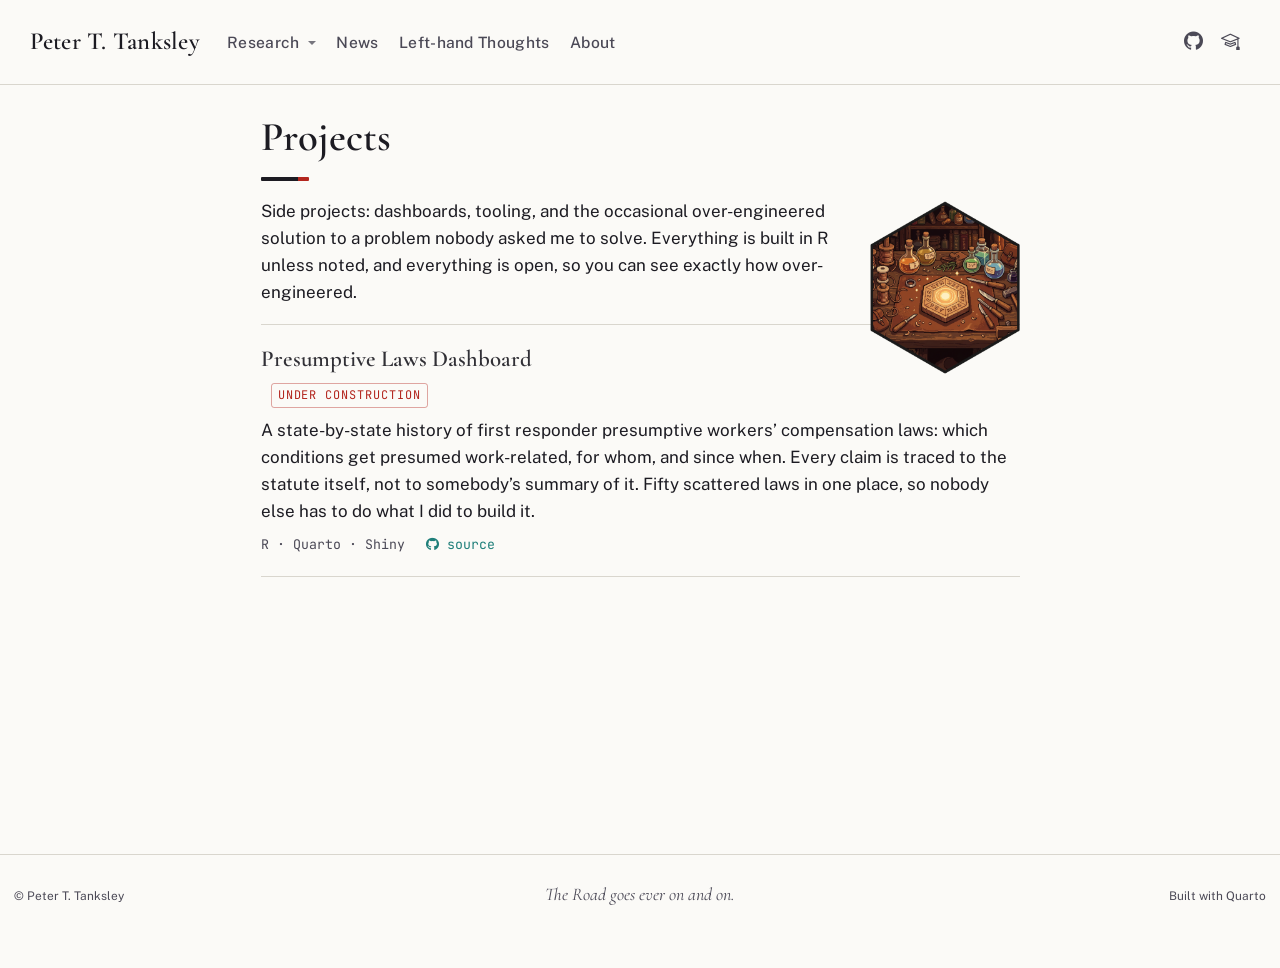
<file: projects.html>
<!DOCTYPE html>
<html xmlns="http://www.w3.org/1999/xhtml" lang="en" xml:lang="en"><head>

<meta charset="utf-8">
<meta name="generator" content="quarto-1.10.18">

<meta name="viewport" content="width=device-width, initial-scale=1.0, user-scalable=yes">


<title>Projects – Peter T. Tanksley</title>
<style>
/* Default styles provided by pandoc.
** See https://pandoc.org/MANUAL.html#variables-for-html for config info.
*/
span.smallcaps{font-variant: small-caps;}
div.columns{display: flex; gap: 1.5em;}
div.column{flex: auto;}
@media screen {
div.columns{gap: min(4vw, 1.5em);}
div.column{overflow-x: auto;}
}
div.hanging-indent{margin-left: 1.5em; text-indent: -1.5em;}
ul.task-list{list-style: none;}
ul.task-list li input[type="checkbox"] {
  width: 0.8em;
  margin: 0 0.8em 0.2em -1em; /* quarto-specific, see https://github.com/quarto-dev/quarto-cli/issues/4556 */ 
  vertical-align: middle;
}
</style>


<script src="site_libs/quarto-nav/quarto-nav.js"></script>
<script src="site_libs/quarto-nav/headroom.min.js"></script>
<link href="./www/favicon.svg" rel="icon" type="image/svg+xml">
<script src="site_libs/clipboard/clipboard.min.js"></script>
<script src="site_libs/quarto-html/quarto.js" type="module"></script>
<script src="site_libs/quarto-html/tabsets/tabsets.js" type="module"></script>
<script src="site_libs/quarto-html/popper.min.js"></script>
<script src="site_libs/quarto-html/tippy.umd.min.js"></script>
<script src="site_libs/quarto-html/anchor.min.js"></script>
<link href="site_libs/quarto-html/tippy.css" rel="stylesheet">
<link href="site_libs/quarto-html/quarto-syntax-highlighting-73b0ff3878a4e6fc3716dc69a6aaefa3.css" rel="stylesheet" id="quarto-text-highlighting-styles">
<script src="site_libs/bootstrap/bootstrap.min.js"></script>
<link href="site_libs/bootstrap/bootstrap-icons.css" rel="stylesheet">
<link href="site_libs/bootstrap/bootstrap-1d681a31ce8d3b9f004d94732c9425fc.min.css" rel="stylesheet" append-hash="true" id="quarto-bootstrap" data-mode="light">
<link href="site_libs/quarto-contrib/fontawesome6-6.7.2/all.min.css" rel="stylesheet">
<link href="site_libs/quarto-contrib/fontawesome6-6.7.2/latex-fontsize.css" rel="stylesheet">
<script id="quarto-search-options" type="application/json">{
  "language": {
    "search-no-results-text": "No results",
    "search-matching-documents-text": "matching documents",
    "search-copy-link-title": "Copy link to search",
    "search-hide-matches-text": "Hide additional matches",
    "search-more-match-text": "more match in this document",
    "search-more-matches-text": "more matches in this document",
    "search-clear-button-title": "Clear",
    "search-text-placeholder": "",
    "search-detached-cancel-button-title": "Cancel",
    "search-submit-button-title": "Submit",
    "search-label": "Search"
  }
}</script>
<meta name="author" content="Peter T. Tanksley">


</head>

<body class="nav-fixed fullcontent quarto-light">

<div id="quarto-search-results"></div>
  <header id="quarto-header" class="headroom fixed-top">
    <nav class="navbar navbar-expand-lg " data-bs-theme="dark">
      <div class="navbar-container container-fluid">
      <div class="navbar-brand-container mx-auto">
    <a class="navbar-brand" href="./index.html">
    <span class="navbar-title">Peter T. Tanksley</span>
    </a>
  </div>
          <button class="navbar-toggler" type="button" data-bs-toggle="collapse" data-bs-target="#navbarCollapse" aria-controls="navbarCollapse" role="menu" aria-expanded="false" aria-label="Toggle navigation" onclick="if (window.quartoToggleHeadroom) { window.quartoToggleHeadroom(); }">
  <span class="navbar-toggler-icon"></span>
</button>
          <div class="collapse navbar-collapse" id="navbarCollapse">
            <ul class="navbar-nav navbar-nav-scroll me-auto">
  <li class="nav-item dropdown ">
    <a class="nav-link dropdown-toggle" href="#" id="nav-menu-research" role="link" data-bs-toggle="dropdown" aria-expanded="false">
 <span class="menu-text">Research</span>
    </a>
    <ul class="dropdown-menu" aria-labelledby="nav-menu-research">    
        <li>
    <a class="dropdown-item" href="./research.html">
 <span class="dropdown-text">Research</span></a>
  </li>  
        <li>
    <a class="dropdown-item" href="./skilltree.html">
 <span class="dropdown-text">Skill tree</span></a>
  </li>  
        <li>
    <a class="dropdown-item" href="./projects.html">
 <span class="dropdown-text">Projects</span></a>
  </li>  
        <li>
    <a class="dropdown-item" href="./2_cv/tanksley_cv.html">
 <span class="dropdown-text">CV</span></a>
  </li>  
    </ul>
  </li>
  <li class="nav-item">
    <a class="nav-link" href="./news.html"> 
<span class="menu-text">News</span></a>
  </li>  
  <li class="nav-item">
    <a class="nav-link" href="./3_posts/posts.html"> 
<span class="menu-text">Left-hand Thoughts</span></a>
  </li>  
  <li class="nav-item">
    <a class="nav-link" href="./1_about/about.html"> 
<span class="menu-text">About</span></a>
  </li>  
</ul>
            <ul class="navbar-nav navbar-nav-scroll ms-auto">
  <li class="nav-item compact">
    <a class="nav-link" href="https://github.com/petertanksley"> <i class="bi bi-github" role="img" aria-label="GitHub">
</i> 
<span class="menu-text"></span></a>
  </li>  
  <li class="nav-item compact">
    <a class="nav-link" href="https://scholar.google.com/citations?user=YnIBrB8AAAAJ&amp;hl=en"> <i class="bi bi-mortarboard" role="img" aria-label="Google Scholar">
</i> 
<span class="menu-text"></span></a>
  </li>  
</ul>
          </div> <!-- /navcollapse -->
            <div class="quarto-navbar-tools">
</div>
      </div> <!-- /container-fluid -->
    </nav>
</header>
<!-- content -->
<div id="quarto-content" class="quarto-container page-columns page-rows-contents page-layout-article page-navbar">
<!-- sidebar -->
<!-- margin-sidebar -->
    
<!-- main -->
<main class="content" id="quarto-document-content">

<header id="title-block-header" class="quarto-title-block default">
<div class="quarto-title">
<h1 class="title">Projects</h1>
</div>



<div class="quarto-title-meta">

    
  
    
  </div>
  


</header>


<div class="belt-bar--sm">

</div>
<div class="hex-mark">
<p><img src="www/hex/projects.png" class="img-fluid" alt="Pixel-art hex sticker: a workbench crowded with tools and potion flasks, a glowing hexagonal talisman at its center."></p>
</div>
<p>Side projects: dashboards, tooling, and the occasional over-engineered solution to a problem nobody asked me to solve. Everything is built in R unless noted, and everything is open, so you can see exactly how over-engineered.</p>
<div class="project">
<h3 class="anchored">
Presumptive Laws Dashboard
</h3>
<p><span class="tag tag--wip">under construction</span></p>
<p>A state-by-state history of first responder presumptive workers’ compensation laws: which conditions get presumed work-related, for whom, and since when. Every claim is traced to the statute itself, not to somebody’s summary of it. Fifty scattered laws in one place, so nobody else has to do what I did to build it.</p>
<div class="stack">
R · Quarto · Shiny <a href="https://github.com/ALERRT-Research/PROJ_presumptive_laws"><i class="fa-brands fa-github" aria-label="github"></i> source</a>
</div>
</div>



</main> <!-- /main -->
<script id="quarto-html-after-body" type="application/javascript">
  window.document.addEventListener("DOMContentLoaded", function (event) {
    const icon = "";
    const anchorJS = new window.AnchorJS();
    anchorJS.options = {
      placement: 'right',
      icon: icon
    };
    anchorJS.add('.anchored');
    const isCodeAnnotation = (el) => {
      for (const clz of el.classList) {
        if (clz.startsWith('code-annotation-')) {                     
          return true;
        }
      }
      return false;
    }
    const onCopySuccess = function(e) {
      // button target
      const button = e.trigger;
      // don't keep focus
      button.blur();
      // flash "checked"
      button.classList.add('code-copy-button-checked');
      var currentTitle = button.getAttribute("title");
      button.setAttribute("title", "Copied!");
      let tooltip;
      if (window.bootstrap) {
        button.setAttribute("data-bs-toggle", "tooltip");
        button.setAttribute("data-bs-placement", "left");
        button.setAttribute("data-bs-title", "Copied!");
        tooltip = new bootstrap.Tooltip(button, 
          { trigger: "manual", 
            customClass: "code-copy-button-tooltip",
            offset: [0, -8]});
        tooltip.show();    
      }
      setTimeout(function() {
        if (tooltip) {
          tooltip.hide();
          button.removeAttribute("data-bs-title");
          button.removeAttribute("data-bs-toggle");
          button.removeAttribute("data-bs-placement");
        }
        button.setAttribute("title", currentTitle);
        button.classList.remove('code-copy-button-checked');
      }, 1000);
      // clear code selection
      e.clearSelection();
    }
    const getTextToCopy = function(trigger) {
      const outerScaffold = trigger.parentElement.cloneNode(true);
      const codeEl = outerScaffold.querySelector('code');
      for (const childEl of codeEl.children) {
        if (isCodeAnnotation(childEl)) {
          childEl.remove();
        }
      }
      return codeEl.innerText;
    }
    const clipboard = new window.ClipboardJS('.code-copy-button:not([data-in-quarto-modal])', {
      text: getTextToCopy
    });
    clipboard.on('success', onCopySuccess);
    if (window.document.getElementById('quarto-embedded-source-code-modal')) {
      const clipboardModal = new window.ClipboardJS('.code-copy-button[data-in-quarto-modal]', {
        text: getTextToCopy,
        container: window.document.getElementById('quarto-embedded-source-code-modal')
      });
      clipboardModal.on('success', onCopySuccess);
    }
      var localhostRegex = new RegExp(/^(?:http|https):\/\/localhost\:?[0-9]*\//);
      var mailtoRegex = new RegExp(/^mailto:/);
        var filterRegex = new RegExp("https:\/\/petertanksley\.github\.io");
      var isInternal = (href) => {
          return filterRegex.test(href) || localhostRegex.test(href) || mailtoRegex.test(href);
      }
      // Inspect non-navigation links and adorn them if external
     var links = window.document.querySelectorAll('a[href]:not(.nav-link):not(.navbar-brand):not(.toc-action):not(.sidebar-link):not(.sidebar-item-toggle):not(.pagination-link):not(.no-external):not([aria-hidden]):not(.dropdown-item):not(.quarto-navigation-tool):not(.about-link)');
      for (var i=0; i<links.length; i++) {
        const link = links[i];
        if (!isInternal(link.href)) {
          // undo the damage that might have been done by quarto-nav.js in the case of
          // links that we want to consider external
          if (link.dataset.originalHref !== undefined) {
            link.href = link.dataset.originalHref;
          }
            // target, if specified
            link.setAttribute("target", "_blank");
            if (link.getAttribute("rel") === null) {
              link.setAttribute("rel", "noopener");
            }
        }
      }
    function tippyHover(el, contentFn, onTriggerFn, onUntriggerFn) {
      const config = {
        allowHTML: true,
        maxWidth: 500,
        delay: 100,
        arrow: false,
        appendTo: function(el) {
            return el.parentElement;
        },
        interactive: true,
        interactiveBorder: 10,
        theme: 'quarto',
        placement: 'bottom-start',
      };
      if (contentFn) {
        config.content = contentFn;
      }
      if (onTriggerFn) {
        config.onTrigger = onTriggerFn;
      }
      if (onUntriggerFn) {
        config.onUntrigger = onUntriggerFn;
      }
      window.tippy(el, config); 
    }
    const noterefs = window.document.querySelectorAll('a[role="doc-noteref"]');
    for (var i=0; i<noterefs.length; i++) {
      const ref = noterefs[i];
      tippyHover(ref, function() {
        // use id or data attribute instead here
        let href = ref.getAttribute('data-footnote-href') || ref.getAttribute('href');
        try { href = new URL(href).hash; } catch {}
        const id = href.replace(/^#\/?/, "");
        const note = window.document.getElementById(id);
        if (note) {
          return note.innerHTML;
        } else {
          return "";
        }
      });
    }
    const xrefs = window.document.querySelectorAll('a.quarto-xref');
    const processXRef = (id, note) => {
      // Strip column container classes
      const stripColumnClz = (el) => {
        el.classList.remove("page-full", "page-columns");
        if (el.children) {
          for (const child of el.children) {
            stripColumnClz(child);
          }
        }
      }
      stripColumnClz(note)
      if (id === null || id.startsWith('sec-')) {
        // Special case sections, only their first couple elements
        const container = document.createElement("div");
        if (note.children && note.children.length > 2) {
          container.appendChild(note.children[0].cloneNode(true));
          for (let i = 1; i < note.children.length; i++) {
            const child = note.children[i];
            if (child.tagName === "P" && child.innerText === "") {
              continue;
            } else {
              container.appendChild(child.cloneNode(true));
              break;
            }
          }
          if (window.Quarto?.typesetMath) {
            window.Quarto.typesetMath(container);
          }
          return container.innerHTML
        } else {
          if (window.Quarto?.typesetMath) {
            window.Quarto.typesetMath(note);
          }
          return note.innerHTML;
        }
      } else {
        // Remove any anchor links if they are present
        const anchorLink = note.querySelector('a.anchorjs-link');
        if (anchorLink) {
          anchorLink.remove();
        }
        if (window.Quarto?.typesetMath) {
          window.Quarto.typesetMath(note);
        }
        if (note.classList.contains("callout")) {
          return note.outerHTML;
        } else {
          return note.innerHTML;
        }
      }
    }
    for (var i=0; i<xrefs.length; i++) {
      const xref = xrefs[i];
      tippyHover(xref, undefined, function(instance) {
        instance.disable();
        let url = xref.getAttribute('href');
        let hash = undefined; 
        if (url.startsWith('#')) {
          hash = url;
        } else {
          try { hash = new URL(url).hash; } catch {}
        }
        if (hash) {
          const id = hash.replace(/^#\/?/, "");
          const note = window.document.getElementById(id);
          if (note !== null) {
            try {
              const html = processXRef(id, note.cloneNode(true));
              instance.setContent(html);
            } finally {
              instance.enable();
              instance.show();
            }
          } else {
            // See if we can fetch this
            fetch(url.split('#')[0])
            .then(res => res.text())
            .then(html => {
              const parser = new DOMParser();
              const htmlDoc = parser.parseFromString(html, "text/html");
              const note = htmlDoc.getElementById(id);
              if (note !== null) {
                const html = processXRef(id, note);
                instance.setContent(html);
              } 
            }).finally(() => {
              instance.enable();
              instance.show();
            });
          }
        } else {
          // See if we can fetch a full url (with no hash to target)
          // This is a special case and we should probably do some content thinning / targeting
          fetch(url)
          .then(res => res.text())
          .then(html => {
            const parser = new DOMParser();
            const htmlDoc = parser.parseFromString(html, "text/html");
            const note = htmlDoc.querySelector('main.content');
            if (note !== null) {
              // This should only happen for chapter cross references
              // (since there is no id in the URL)
              // remove the first header
              if (note.children.length > 0 && note.children[0].tagName === "HEADER") {
                note.children[0].remove();
              }
              const html = processXRef(null, note);
              instance.setContent(html);
            } 
          }).finally(() => {
            instance.enable();
            instance.show();
          });
        }
      }, function(instance) {
      });
    }
        let selectedAnnoteEl;
        const selectorForAnnotation = ( cell, annotation) => {
          let cellAttr = 'data-code-cell="' + cell + '"';
          let lineAttr = 'data-code-annotation="' +  annotation + '"';
          const selector = 'span[' + cellAttr + '][' + lineAttr + ']';
          return selector;
        }
        const selectCodeLines = (annoteEl) => {
          const doc = window.document;
          const targetCell = annoteEl.getAttribute("data-target-cell");
          const targetAnnotation = annoteEl.getAttribute("data-target-annotation");
          const annoteSpan = window.document.querySelector(selectorForAnnotation(targetCell, targetAnnotation));
          const lines = annoteSpan.getAttribute("data-code-lines").split(",");
          const lineIds = lines.map((line) => {
            return targetCell + "-" + line;
          })
          let top = null;
          let height = null;
          let parent = null;
          if (lineIds.length > 0) {
              //compute the position of the single el (top and bottom and make a div)
              const el = window.document.getElementById(lineIds[0]);
              top = el.offsetTop;
              height = el.offsetHeight;
              parent = el.parentElement.parentElement;
            if (lineIds.length > 1) {
              const lastEl = window.document.getElementById(lineIds[lineIds.length - 1]);
              const bottom = lastEl.offsetTop + lastEl.offsetHeight;
              height = bottom - top;
            }
            if (top !== null && height !== null && parent !== null) {
              // cook up a div (if necessary) and position it 
              let div = window.document.getElementById("code-annotation-line-highlight");
              if (div === null) {
                div = window.document.createElement("div");
                div.setAttribute("id", "code-annotation-line-highlight");
                div.style.position = 'absolute';
                parent.appendChild(div);
              }
              div.style.top = top - 2 + "px";
              div.style.height = height + 4 + "px";
              div.style.left = 0;
              let gutterDiv = window.document.getElementById("code-annotation-line-highlight-gutter");
              if (gutterDiv === null) {
                gutterDiv = window.document.createElement("div");
                gutterDiv.setAttribute("id", "code-annotation-line-highlight-gutter");
                gutterDiv.style.position = 'absolute';
                const codeCell = window.document.getElementById(targetCell);
                const gutter = codeCell.querySelector('.code-annotation-gutter');
                gutter.appendChild(gutterDiv);
              }
              gutterDiv.style.top = top - 2 + "px";
              gutterDiv.style.height = height + 4 + "px";
            }
            selectedAnnoteEl = annoteEl;
          }
        };
        const unselectCodeLines = () => {
          const elementsIds = ["code-annotation-line-highlight", "code-annotation-line-highlight-gutter"];
          elementsIds.forEach((elId) => {
            const div = window.document.getElementById(elId);
            if (div) {
              div.remove();
            }
          });
          selectedAnnoteEl = undefined;
        };
          // Handle positioning of the toggle
      window.addEventListener(
        "resize",
        throttle(() => {
          elRect = undefined;
          if (selectedAnnoteEl) {
            selectCodeLines(selectedAnnoteEl);
          }
        }, 10)
      );
      function throttle(fn, ms) {
      let throttle = false;
      let timer;
        return (...args) => {
          if(!throttle) { // first call gets through
              fn.apply(this, args);
              throttle = true;
          } else { // all the others get throttled
              if(timer) clearTimeout(timer); // cancel #2
              timer = setTimeout(() => {
                fn.apply(this, args);
                timer = throttle = false;
              }, ms);
          }
        };
      }
        // Attach click handler to the DT
        const annoteDls = window.document.querySelectorAll('dt[data-target-cell]');
        for (const annoteDlNode of annoteDls) {
          annoteDlNode.addEventListener('click', (event) => {
            const clickedEl = event.target;
            if (clickedEl !== selectedAnnoteEl) {
              unselectCodeLines();
              const activeEl = window.document.querySelector('dt[data-target-cell].code-annotation-active');
              if (activeEl) {
                activeEl.classList.remove('code-annotation-active');
              }
              selectCodeLines(clickedEl);
              clickedEl.classList.add('code-annotation-active');
            } else {
              // Unselect the line
              unselectCodeLines();
              clickedEl.classList.remove('code-annotation-active');
            }
          });
        }
    const findCites = (el) => {
      const parentEl = el.parentElement;
      if (parentEl) {
        const cites = parentEl.dataset.cites;
        if (cites) {
          return {
            el,
            cites: cites.split(' ')
          };
        } else {
          return findCites(el.parentElement)
        }
      } else {
        return undefined;
      }
    };
    var bibliorefs = window.document.querySelectorAll('a[role="doc-biblioref"]');
    for (var i=0; i<bibliorefs.length; i++) {
      const ref = bibliorefs[i];
      const citeInfo = findCites(ref);
      if (citeInfo) {
        tippyHover(citeInfo.el, function() {
          var popup = window.document.createElement('div');
          citeInfo.cites.forEach(function(cite) {
            var citeDiv = window.document.createElement('div');
            citeDiv.classList.add('hanging-indent');
            citeDiv.classList.add('csl-entry');
            var biblioDiv = window.document.getElementById('ref-' + cite);
            if (biblioDiv) {
              citeDiv.innerHTML = biblioDiv.innerHTML;
            }
            popup.appendChild(citeDiv);
          });
          return popup.innerHTML;
        });
      }
    }
  });
  </script>
</div> <!-- /content -->
<footer class="footer">
  <div class="nav-footer">
    <div class="nav-footer-left">
<p>© Peter T. Tanksley</p>
</div>   
    <div class="nav-footer-center">
<p>The Road goes ever on and on.</p>
</div>
    <div class="nav-footer-right">
<p>Built with <a href="https://quarto.org">Quarto</a></p>
</div>
  </div>
</footer>




</body></html>
</file>
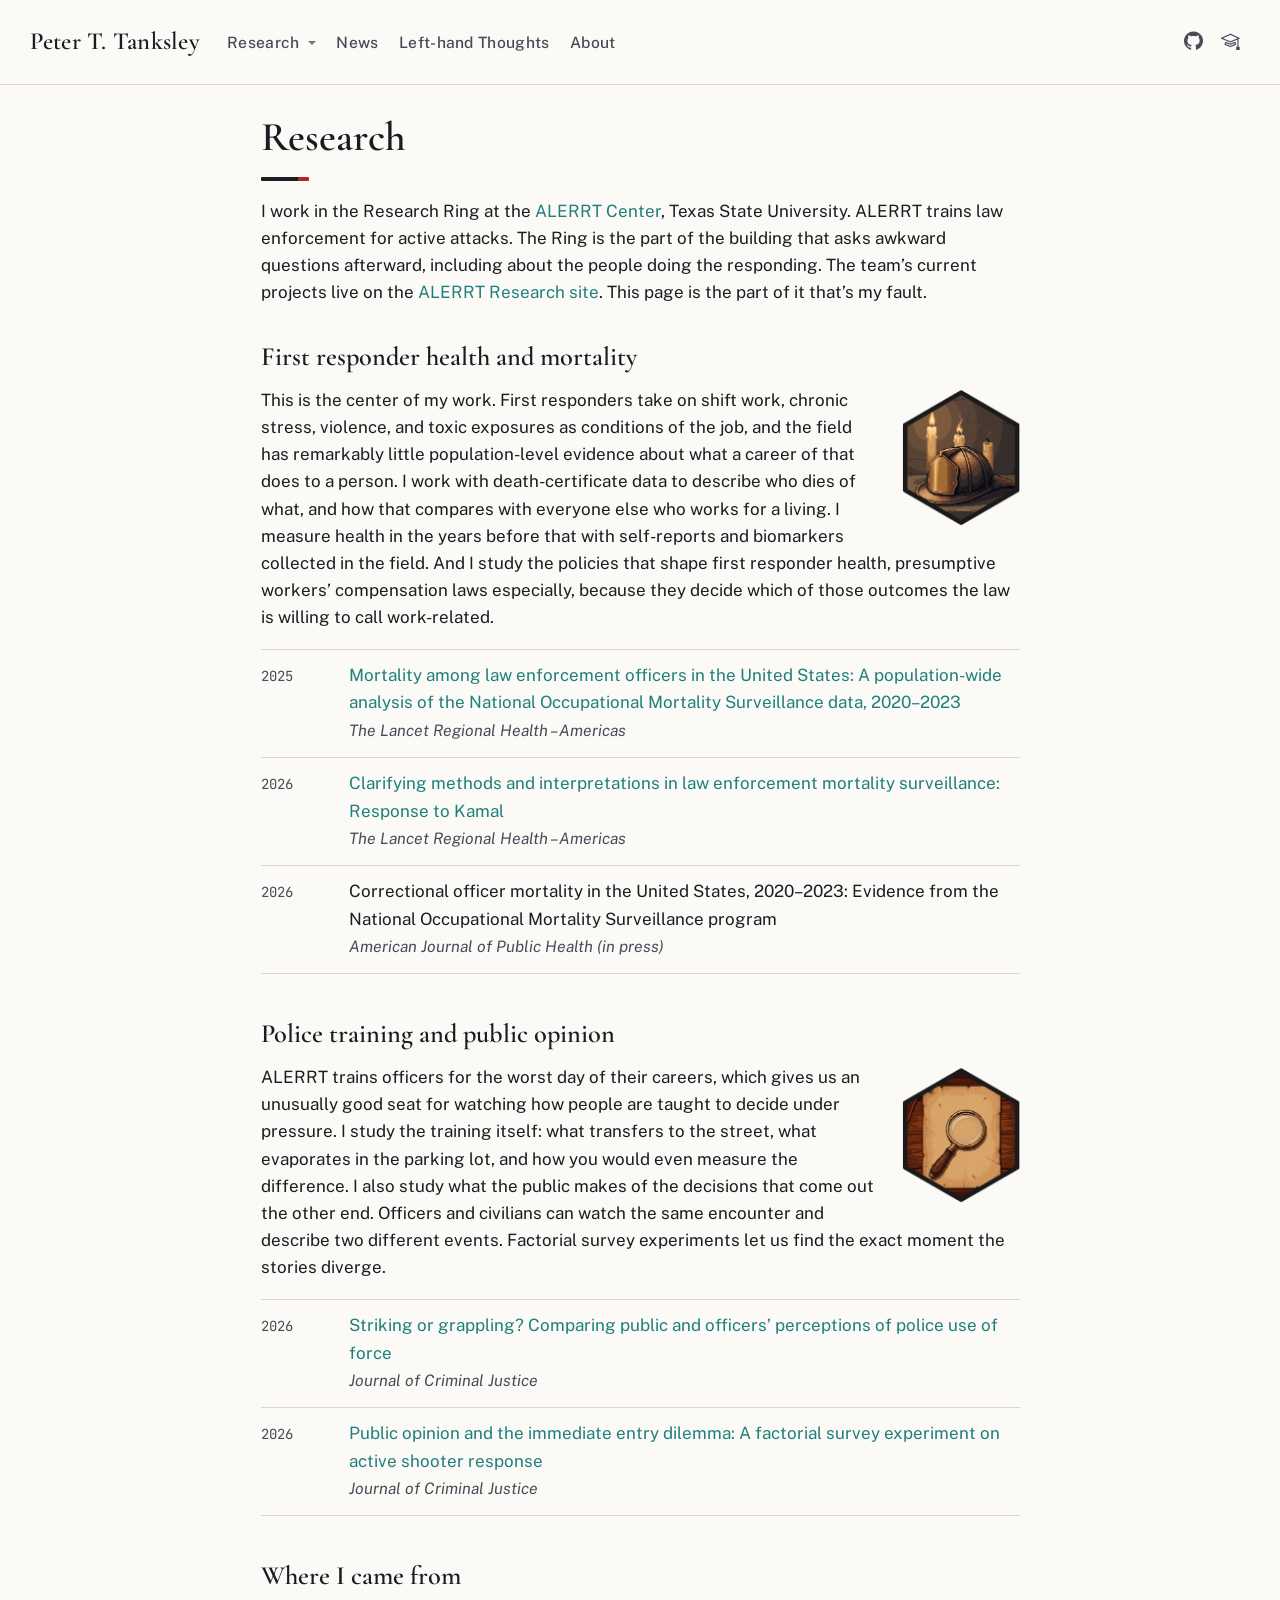
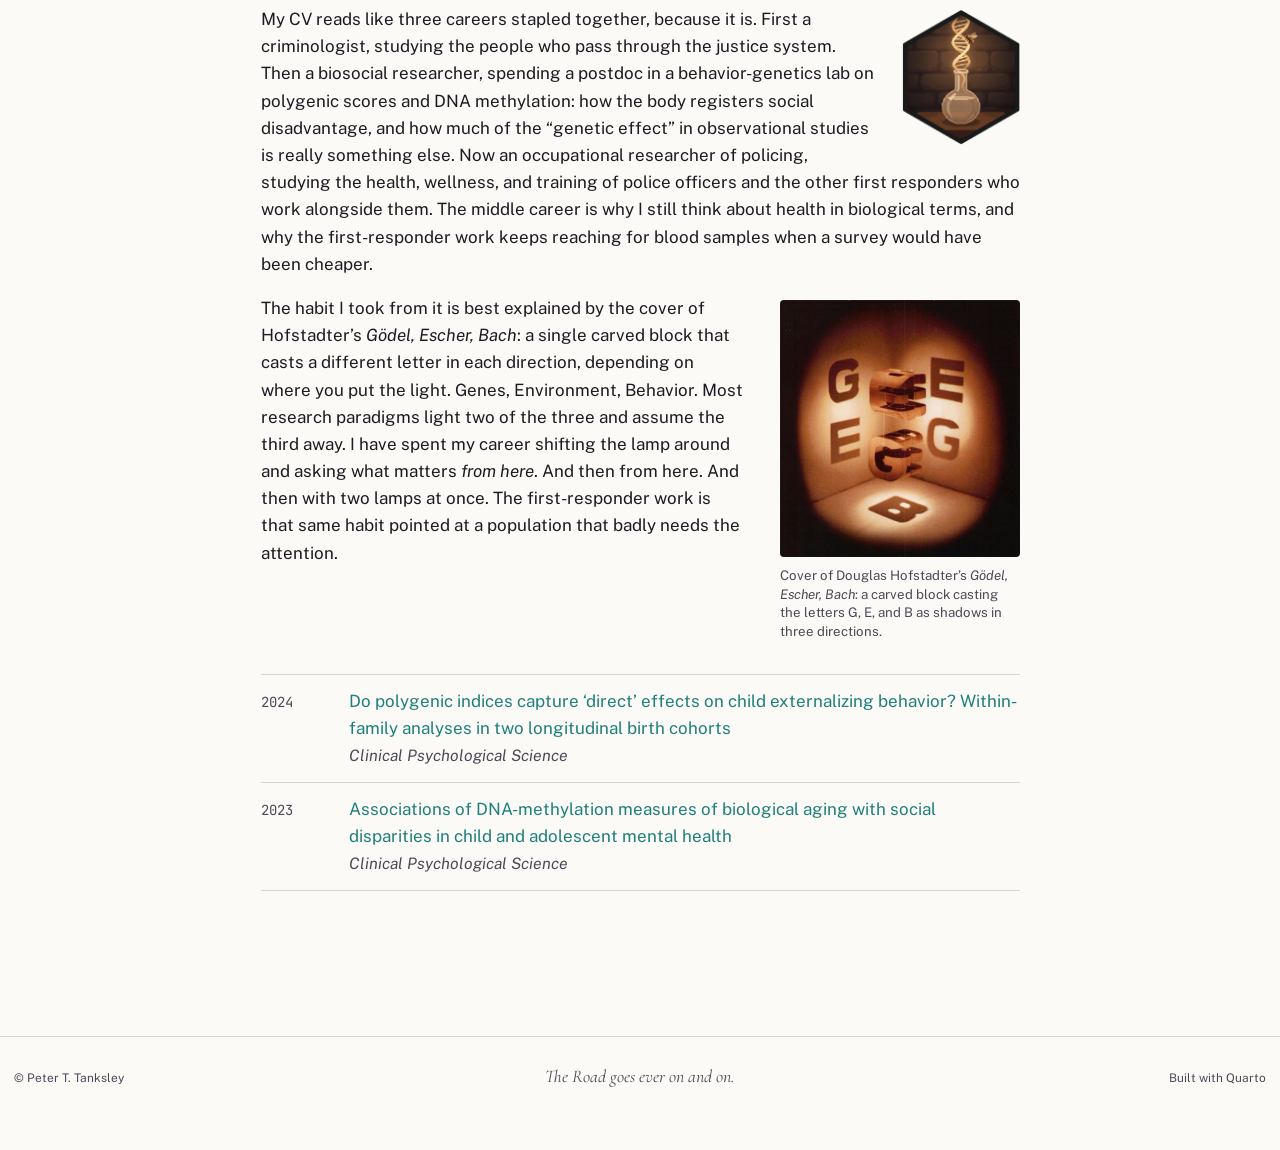
<file: research.html>
<!DOCTYPE html>
<html xmlns="http://www.w3.org/1999/xhtml" lang="en" xml:lang="en"><head>

<meta charset="utf-8">
<meta name="generator" content="quarto-1.10.18">

<meta name="viewport" content="width=device-width, initial-scale=1.0, user-scalable=yes">


<title>Research – Peter T. Tanksley</title>
<style>
/* Default styles provided by pandoc.
** See https://pandoc.org/MANUAL.html#variables-for-html for config info.
*/
span.smallcaps{font-variant: small-caps;}
div.columns{display: flex; gap: 1.5em;}
div.column{flex: auto;}
@media screen {
div.columns{gap: min(4vw, 1.5em);}
div.column{overflow-x: auto;}
}
div.hanging-indent{margin-left: 1.5em; text-indent: -1.5em;}
ul.task-list{list-style: none;}
ul.task-list li input[type="checkbox"] {
  width: 0.8em;
  margin: 0 0.8em 0.2em -1em; /* quarto-specific, see https://github.com/quarto-dev/quarto-cli/issues/4556 */ 
  vertical-align: middle;
}
</style>


<script src="site_libs/quarto-nav/quarto-nav.js"></script>
<script src="site_libs/quarto-nav/headroom.min.js"></script>
<link href="./www/favicon.svg" rel="icon" type="image/svg+xml">
<script src="site_libs/clipboard/clipboard.min.js"></script>
<script src="site_libs/quarto-html/quarto.js" type="module"></script>
<script src="site_libs/quarto-html/tabsets/tabsets.js" type="module"></script>
<script src="site_libs/quarto-html/popper.min.js"></script>
<script src="site_libs/quarto-html/tippy.umd.min.js"></script>
<script src="site_libs/quarto-html/anchor.min.js"></script>
<link href="site_libs/quarto-html/tippy.css" rel="stylesheet">
<link href="site_libs/quarto-html/quarto-syntax-highlighting-73b0ff3878a4e6fc3716dc69a6aaefa3.css" rel="stylesheet" id="quarto-text-highlighting-styles">
<script src="site_libs/bootstrap/bootstrap.min.js"></script>
<link href="site_libs/bootstrap/bootstrap-icons.css" rel="stylesheet">
<link href="site_libs/bootstrap/bootstrap-1d681a31ce8d3b9f004d94732c9425fc.min.css" rel="stylesheet" append-hash="true" id="quarto-bootstrap" data-mode="light">
<script id="quarto-search-options" type="application/json">{
  "language": {
    "search-no-results-text": "No results",
    "search-matching-documents-text": "matching documents",
    "search-copy-link-title": "Copy link to search",
    "search-hide-matches-text": "Hide additional matches",
    "search-more-match-text": "more match in this document",
    "search-more-matches-text": "more matches in this document",
    "search-clear-button-title": "Clear",
    "search-text-placeholder": "",
    "search-detached-cancel-button-title": "Cancel",
    "search-submit-button-title": "Submit",
    "search-label": "Search"
  }
}</script>
<meta name="author" content="Peter T. Tanksley">


</head>

<body class="nav-fixed fullcontent quarto-light">

<div id="quarto-search-results"></div>
  <header id="quarto-header" class="headroom fixed-top">
    <nav class="navbar navbar-expand-lg " data-bs-theme="dark">
      <div class="navbar-container container-fluid">
      <div class="navbar-brand-container mx-auto">
    <a class="navbar-brand" href="./index.html">
    <span class="navbar-title">Peter T. Tanksley</span>
    </a>
  </div>
          <button class="navbar-toggler" type="button" data-bs-toggle="collapse" data-bs-target="#navbarCollapse" aria-controls="navbarCollapse" role="menu" aria-expanded="false" aria-label="Toggle navigation" onclick="if (window.quartoToggleHeadroom) { window.quartoToggleHeadroom(); }">
  <span class="navbar-toggler-icon"></span>
</button>
          <div class="collapse navbar-collapse" id="navbarCollapse">
            <ul class="navbar-nav navbar-nav-scroll me-auto">
  <li class="nav-item dropdown ">
    <a class="nav-link dropdown-toggle" href="#" id="nav-menu-research" role="link" data-bs-toggle="dropdown" aria-expanded="false">
 <span class="menu-text">Research</span>
    </a>
    <ul class="dropdown-menu" aria-labelledby="nav-menu-research">    
        <li>
    <a class="dropdown-item" href="./research.html">
 <span class="dropdown-text">Research</span></a>
  </li>  
        <li>
    <a class="dropdown-item" href="./skilltree.html">
 <span class="dropdown-text">Skill tree</span></a>
  </li>  
        <li>
    <a class="dropdown-item" href="./projects.html">
 <span class="dropdown-text">Projects</span></a>
  </li>  
        <li>
    <a class="dropdown-item" href="./2_cv/tanksley_cv.html">
 <span class="dropdown-text">CV</span></a>
  </li>  
    </ul>
  </li>
  <li class="nav-item">
    <a class="nav-link" href="./news.html"> 
<span class="menu-text">News</span></a>
  </li>  
  <li class="nav-item">
    <a class="nav-link" href="./3_posts/posts.html"> 
<span class="menu-text">Left-hand Thoughts</span></a>
  </li>  
  <li class="nav-item">
    <a class="nav-link" href="./1_about/about.html"> 
<span class="menu-text">About</span></a>
  </li>  
</ul>
            <ul class="navbar-nav navbar-nav-scroll ms-auto">
  <li class="nav-item compact">
    <a class="nav-link" href="https://github.com/petertanksley"> <i class="bi bi-github" role="img" aria-label="GitHub">
</i> 
<span class="menu-text"></span></a>
  </li>  
  <li class="nav-item compact">
    <a class="nav-link" href="https://scholar.google.com/citations?user=YnIBrB8AAAAJ&amp;hl=en"> <i class="bi bi-mortarboard" role="img" aria-label="Google Scholar">
</i> 
<span class="menu-text"></span></a>
  </li>  
</ul>
          </div> <!-- /navcollapse -->
            <div class="quarto-navbar-tools">
</div>
      </div> <!-- /container-fluid -->
    </nav>
</header>
<!-- content -->
<div id="quarto-content" class="quarto-container page-columns page-rows-contents page-layout-article page-navbar">
<!-- sidebar -->
<!-- margin-sidebar -->
    
<!-- main -->
<main class="content" id="quarto-document-content">

<header id="title-block-header" class="quarto-title-block default">
<div class="quarto-title">
<h1 class="title">Research</h1>
</div>



<div class="quarto-title-meta">

    
  
    
  </div>
  


</header>


<div class="belt-bar--sm">

</div>
<p>I work in the Research Ring at the <a href="https://alerrt.org">ALERRT Center</a>, Texas State University. ALERRT trains law enforcement for active attacks. The Ring is the part of the building that asks awkward questions afterward, including about the people doing the responding. The team’s current projects live on the <a href="https://www.alerrt-research.org">ALERRT Research site</a>. This page is the part of it that’s my fault.</p>
<section id="health" class="level2">
<h2 class="anchored" data-anchor-id="health">First responder health and mortality</h2>
<div class="hex-mark hex-mark--section">
<p><img src="www/hex/responders.png" class="img-fluid" alt="Pixel-art hex sticker: a firefighter's helmet on a stone ledge, three candles behind it burned to different heights."></p>
</div>
<p>This is the center of my work. First responders take on shift work, chronic stress, violence, and toxic exposures as conditions of the job, and the field has remarkably little population-level evidence about what a career of that does to a person. I work with death-certificate data to describe who dies of what, and how that compares with everyone else who works for a living. I measure health in the years before that with self-reports and biomarkers collected in the field. And I study the policies that shape first responder health, presumptive workers’ compensation laws especially, because they decide which of those outcomes the law is willing to call work-related.</p>
<ul class="worklist">
<li>
<span class="year">2025</span><span><a href="https://doi.org/10.1016/j.lana.2025.101270" class="work-title">Mortality among law enforcement officers in the United States: A population-wide analysis of the National Occupational Mortality Surveillance data, 2020–2023</a><span class="venue">The Lancet Regional Health – Americas</span></span>
</li>
<li>
<span class="year">2026</span><span><a href="https://doi.org/10.1016/j.lana.2025.101330" class="work-title">Clarifying methods and interpretations in law enforcement mortality surveillance: Response to Kamal</a><span class="venue">The Lancet Regional Health – Americas</span></span>
</li>
<li>
<span class="year">2026</span><span><span class="work-title">Correctional officer mortality in the United States, 2020–2023: Evidence from the National Occupational Mortality Surveillance program</span><span class="venue">American Journal of Public Health (in press)</span></span>
</li>
</ul>
</section>
<section id="training" class="level2">
<h2 class="anchored" data-anchor-id="training">Police training and public opinion</h2>
<div class="hex-mark hex-mark--section">
<p><img src="www/hex/criminology.png" class="img-fluid" alt="Pixel-art hex sticker: a brass magnifying glass lying on a pinned sheet of parchment, a red string running from the pin."></p>
</div>
<p>ALERRT trains officers for the worst day of their careers, which gives us an unusually good seat for watching how people are taught to decide under pressure. I study the training itself: what transfers to the street, what evaporates in the parking lot, and how you would even measure the difference. I also study what the public makes of the decisions that come out the other end. Officers and civilians can watch the same encounter and describe two different events. Factorial survey experiments let us find the exact moment the stories diverge.</p>
<ul class="worklist">
<li>
<span class="year">2026</span><span><a href="https://doi.org/10.1016/j.jcrimjus.2026.102601" class="work-title">Striking or grappling? Comparing public and officers’ perceptions of police use of force</a><span class="venue">Journal of Criminal Justice</span></span>
</li>
<li>
<span class="year">2026</span><span><a href="https://doi.org/10.1016/j.jcrimjus.2025.102578" class="work-title">Public opinion and the immediate entry dilemma: A factorial survey experiment on active shooter response</a><span class="venue">Journal of Criminal Justice</span></span>
</li>
</ul>
</section>
<section id="origins" class="level2">
<h2 class="anchored" data-anchor-id="origins">Where I came from</h2>
<div class="hex-mark hex-mark--section">
<p><img src="www/hex/genomics.png" class="img-fluid" alt="Pixel-art hex sticker: a glass flask releasing a glowing DNA helix, a honeybee resting on the strand."></p>
</div>
<p>My CV reads like three careers stapled together, because it is. First a criminologist, studying the people who pass through the justice system. Then a biosocial researcher, spending a postdoc in a behavior-genetics lab on polygenic scores and DNA methylation: how the body registers social disadvantage, and how much of the “genetic effect” in observational studies is really something else. Now an occupational researcher of policing, studying the health, wellness, and training of police officers and the other first responders who work alongside them. The middle career is why I still think about health in biological terms, and why the first-responder work keeps reaching for blood samples when a survey would have been cheaper.</p>
<div class="geb-figure">
<div class="quarto-figure quarto-figure-center">
<figure class="figure">
<p><img src="www/geb_cover.png" class="img-fluid figure-img" alt="Cover of Gödel, Escher, Bach: a single carved wooden block lit from three directions, casting the shadows G, E, and B."></p>
<figcaption>Cover of Douglas Hofstadter’s <em>Gödel, Escher, Bach</em>: a carved block casting the letters G, E, and B as shadows in three directions.</figcaption>
</figure>
</div>
</div>
<p>The habit I took from it is best explained by the cover of Hofstadter’s <em>Gödel, Escher, Bach</em>: a single carved block that casts a different letter in each direction, depending on where you put the light. Genes, Environment, Behavior. Most research paradigms light two of the three and assume the third away. I have spent my career shifting the lamp around and asking what matters <em>from here</em>. And then from here. And then with two lamps at once. The first-responder work is that same habit pointed at a population that badly needs the attention.</p>
<ul class="worklist">
<li>
<span class="year">2024</span><span><a href="https://doi.org/10.1177/21677026241260260" class="work-title">Do polygenic indices capture ‘direct’ effects on child externalizing behavior? Within-family analyses in two longitudinal birth cohorts</a><span class="venue">Clinical Psychological Science</span></span>
</li>
<li>
<span class="year">2023</span><span><a href="https://doi.org/10.1177/21677026231186802" class="work-title">Associations of DNA-methylation measures of biological aging with social disparities in child and adolescent mental health</a><span class="venue">Clinical Psychological Science</span></span>
</li>
</ul>


</section>

</main> <!-- /main -->
<script id="quarto-html-after-body" type="application/javascript">
  window.document.addEventListener("DOMContentLoaded", function (event) {
    const icon = "";
    const anchorJS = new window.AnchorJS();
    anchorJS.options = {
      placement: 'right',
      icon: icon
    };
    anchorJS.add('.anchored');
    const isCodeAnnotation = (el) => {
      for (const clz of el.classList) {
        if (clz.startsWith('code-annotation-')) {                     
          return true;
        }
      }
      return false;
    }
    const onCopySuccess = function(e) {
      // button target
      const button = e.trigger;
      // don't keep focus
      button.blur();
      // flash "checked"
      button.classList.add('code-copy-button-checked');
      var currentTitle = button.getAttribute("title");
      button.setAttribute("title", "Copied!");
      let tooltip;
      if (window.bootstrap) {
        button.setAttribute("data-bs-toggle", "tooltip");
        button.setAttribute("data-bs-placement", "left");
        button.setAttribute("data-bs-title", "Copied!");
        tooltip = new bootstrap.Tooltip(button, 
          { trigger: "manual", 
            customClass: "code-copy-button-tooltip",
            offset: [0, -8]});
        tooltip.show();    
      }
      setTimeout(function() {
        if (tooltip) {
          tooltip.hide();
          button.removeAttribute("data-bs-title");
          button.removeAttribute("data-bs-toggle");
          button.removeAttribute("data-bs-placement");
        }
        button.setAttribute("title", currentTitle);
        button.classList.remove('code-copy-button-checked');
      }, 1000);
      // clear code selection
      e.clearSelection();
    }
    const getTextToCopy = function(trigger) {
      const outerScaffold = trigger.parentElement.cloneNode(true);
      const codeEl = outerScaffold.querySelector('code');
      for (const childEl of codeEl.children) {
        if (isCodeAnnotation(childEl)) {
          childEl.remove();
        }
      }
      return codeEl.innerText;
    }
    const clipboard = new window.ClipboardJS('.code-copy-button:not([data-in-quarto-modal])', {
      text: getTextToCopy
    });
    clipboard.on('success', onCopySuccess);
    if (window.document.getElementById('quarto-embedded-source-code-modal')) {
      const clipboardModal = new window.ClipboardJS('.code-copy-button[data-in-quarto-modal]', {
        text: getTextToCopy,
        container: window.document.getElementById('quarto-embedded-source-code-modal')
      });
      clipboardModal.on('success', onCopySuccess);
    }
      var localhostRegex = new RegExp(/^(?:http|https):\/\/localhost\:?[0-9]*\//);
      var mailtoRegex = new RegExp(/^mailto:/);
        var filterRegex = new RegExp("https:\/\/petertanksley\.github\.io");
      var isInternal = (href) => {
          return filterRegex.test(href) || localhostRegex.test(href) || mailtoRegex.test(href);
      }
      // Inspect non-navigation links and adorn them if external
     var links = window.document.querySelectorAll('a[href]:not(.nav-link):not(.navbar-brand):not(.toc-action):not(.sidebar-link):not(.sidebar-item-toggle):not(.pagination-link):not(.no-external):not([aria-hidden]):not(.dropdown-item):not(.quarto-navigation-tool):not(.about-link)');
      for (var i=0; i<links.length; i++) {
        const link = links[i];
        if (!isInternal(link.href)) {
          // undo the damage that might have been done by quarto-nav.js in the case of
          // links that we want to consider external
          if (link.dataset.originalHref !== undefined) {
            link.href = link.dataset.originalHref;
          }
            // target, if specified
            link.setAttribute("target", "_blank");
            if (link.getAttribute("rel") === null) {
              link.setAttribute("rel", "noopener");
            }
        }
      }
    function tippyHover(el, contentFn, onTriggerFn, onUntriggerFn) {
      const config = {
        allowHTML: true,
        maxWidth: 500,
        delay: 100,
        arrow: false,
        appendTo: function(el) {
            return el.parentElement;
        },
        interactive: true,
        interactiveBorder: 10,
        theme: 'quarto',
        placement: 'bottom-start',
      };
      if (contentFn) {
        config.content = contentFn;
      }
      if (onTriggerFn) {
        config.onTrigger = onTriggerFn;
      }
      if (onUntriggerFn) {
        config.onUntrigger = onUntriggerFn;
      }
      window.tippy(el, config); 
    }
    const noterefs = window.document.querySelectorAll('a[role="doc-noteref"]');
    for (var i=0; i<noterefs.length; i++) {
      const ref = noterefs[i];
      tippyHover(ref, function() {
        // use id or data attribute instead here
        let href = ref.getAttribute('data-footnote-href') || ref.getAttribute('href');
        try { href = new URL(href).hash; } catch {}
        const id = href.replace(/^#\/?/, "");
        const note = window.document.getElementById(id);
        if (note) {
          return note.innerHTML;
        } else {
          return "";
        }
      });
    }
    const xrefs = window.document.querySelectorAll('a.quarto-xref');
    const processXRef = (id, note) => {
      // Strip column container classes
      const stripColumnClz = (el) => {
        el.classList.remove("page-full", "page-columns");
        if (el.children) {
          for (const child of el.children) {
            stripColumnClz(child);
          }
        }
      }
      stripColumnClz(note)
      if (id === null || id.startsWith('sec-')) {
        // Special case sections, only their first couple elements
        const container = document.createElement("div");
        if (note.children && note.children.length > 2) {
          container.appendChild(note.children[0].cloneNode(true));
          for (let i = 1; i < note.children.length; i++) {
            const child = note.children[i];
            if (child.tagName === "P" && child.innerText === "") {
              continue;
            } else {
              container.appendChild(child.cloneNode(true));
              break;
            }
          }
          if (window.Quarto?.typesetMath) {
            window.Quarto.typesetMath(container);
          }
          return container.innerHTML
        } else {
          if (window.Quarto?.typesetMath) {
            window.Quarto.typesetMath(note);
          }
          return note.innerHTML;
        }
      } else {
        // Remove any anchor links if they are present
        const anchorLink = note.querySelector('a.anchorjs-link');
        if (anchorLink) {
          anchorLink.remove();
        }
        if (window.Quarto?.typesetMath) {
          window.Quarto.typesetMath(note);
        }
        if (note.classList.contains("callout")) {
          return note.outerHTML;
        } else {
          return note.innerHTML;
        }
      }
    }
    for (var i=0; i<xrefs.length; i++) {
      const xref = xrefs[i];
      tippyHover(xref, undefined, function(instance) {
        instance.disable();
        let url = xref.getAttribute('href');
        let hash = undefined; 
        if (url.startsWith('#')) {
          hash = url;
        } else {
          try { hash = new URL(url).hash; } catch {}
        }
        if (hash) {
          const id = hash.replace(/^#\/?/, "");
          const note = window.document.getElementById(id);
          if (note !== null) {
            try {
              const html = processXRef(id, note.cloneNode(true));
              instance.setContent(html);
            } finally {
              instance.enable();
              instance.show();
            }
          } else {
            // See if we can fetch this
            fetch(url.split('#')[0])
            .then(res => res.text())
            .then(html => {
              const parser = new DOMParser();
              const htmlDoc = parser.parseFromString(html, "text/html");
              const note = htmlDoc.getElementById(id);
              if (note !== null) {
                const html = processXRef(id, note);
                instance.setContent(html);
              } 
            }).finally(() => {
              instance.enable();
              instance.show();
            });
          }
        } else {
          // See if we can fetch a full url (with no hash to target)
          // This is a special case and we should probably do some content thinning / targeting
          fetch(url)
          .then(res => res.text())
          .then(html => {
            const parser = new DOMParser();
            const htmlDoc = parser.parseFromString(html, "text/html");
            const note = htmlDoc.querySelector('main.content');
            if (note !== null) {
              // This should only happen for chapter cross references
              // (since there is no id in the URL)
              // remove the first header
              if (note.children.length > 0 && note.children[0].tagName === "HEADER") {
                note.children[0].remove();
              }
              const html = processXRef(null, note);
              instance.setContent(html);
            } 
          }).finally(() => {
            instance.enable();
            instance.show();
          });
        }
      }, function(instance) {
      });
    }
        let selectedAnnoteEl;
        const selectorForAnnotation = ( cell, annotation) => {
          let cellAttr = 'data-code-cell="' + cell + '"';
          let lineAttr = 'data-code-annotation="' +  annotation + '"';
          const selector = 'span[' + cellAttr + '][' + lineAttr + ']';
          return selector;
        }
        const selectCodeLines = (annoteEl) => {
          const doc = window.document;
          const targetCell = annoteEl.getAttribute("data-target-cell");
          const targetAnnotation = annoteEl.getAttribute("data-target-annotation");
          const annoteSpan = window.document.querySelector(selectorForAnnotation(targetCell, targetAnnotation));
          const lines = annoteSpan.getAttribute("data-code-lines").split(",");
          const lineIds = lines.map((line) => {
            return targetCell + "-" + line;
          })
          let top = null;
          let height = null;
          let parent = null;
          if (lineIds.length > 0) {
              //compute the position of the single el (top and bottom and make a div)
              const el = window.document.getElementById(lineIds[0]);
              top = el.offsetTop;
              height = el.offsetHeight;
              parent = el.parentElement.parentElement;
            if (lineIds.length > 1) {
              const lastEl = window.document.getElementById(lineIds[lineIds.length - 1]);
              const bottom = lastEl.offsetTop + lastEl.offsetHeight;
              height = bottom - top;
            }
            if (top !== null && height !== null && parent !== null) {
              // cook up a div (if necessary) and position it 
              let div = window.document.getElementById("code-annotation-line-highlight");
              if (div === null) {
                div = window.document.createElement("div");
                div.setAttribute("id", "code-annotation-line-highlight");
                div.style.position = 'absolute';
                parent.appendChild(div);
              }
              div.style.top = top - 2 + "px";
              div.style.height = height + 4 + "px";
              div.style.left = 0;
              let gutterDiv = window.document.getElementById("code-annotation-line-highlight-gutter");
              if (gutterDiv === null) {
                gutterDiv = window.document.createElement("div");
                gutterDiv.setAttribute("id", "code-annotation-line-highlight-gutter");
                gutterDiv.style.position = 'absolute';
                const codeCell = window.document.getElementById(targetCell);
                const gutter = codeCell.querySelector('.code-annotation-gutter');
                gutter.appendChild(gutterDiv);
              }
              gutterDiv.style.top = top - 2 + "px";
              gutterDiv.style.height = height + 4 + "px";
            }
            selectedAnnoteEl = annoteEl;
          }
        };
        const unselectCodeLines = () => {
          const elementsIds = ["code-annotation-line-highlight", "code-annotation-line-highlight-gutter"];
          elementsIds.forEach((elId) => {
            const div = window.document.getElementById(elId);
            if (div) {
              div.remove();
            }
          });
          selectedAnnoteEl = undefined;
        };
          // Handle positioning of the toggle
      window.addEventListener(
        "resize",
        throttle(() => {
          elRect = undefined;
          if (selectedAnnoteEl) {
            selectCodeLines(selectedAnnoteEl);
          }
        }, 10)
      );
      function throttle(fn, ms) {
      let throttle = false;
      let timer;
        return (...args) => {
          if(!throttle) { // first call gets through
              fn.apply(this, args);
              throttle = true;
          } else { // all the others get throttled
              if(timer) clearTimeout(timer); // cancel #2
              timer = setTimeout(() => {
                fn.apply(this, args);
                timer = throttle = false;
              }, ms);
          }
        };
      }
        // Attach click handler to the DT
        const annoteDls = window.document.querySelectorAll('dt[data-target-cell]');
        for (const annoteDlNode of annoteDls) {
          annoteDlNode.addEventListener('click', (event) => {
            const clickedEl = event.target;
            if (clickedEl !== selectedAnnoteEl) {
              unselectCodeLines();
              const activeEl = window.document.querySelector('dt[data-target-cell].code-annotation-active');
              if (activeEl) {
                activeEl.classList.remove('code-annotation-active');
              }
              selectCodeLines(clickedEl);
              clickedEl.classList.add('code-annotation-active');
            } else {
              // Unselect the line
              unselectCodeLines();
              clickedEl.classList.remove('code-annotation-active');
            }
          });
        }
    const findCites = (el) => {
      const parentEl = el.parentElement;
      if (parentEl) {
        const cites = parentEl.dataset.cites;
        if (cites) {
          return {
            el,
            cites: cites.split(' ')
          };
        } else {
          return findCites(el.parentElement)
        }
      } else {
        return undefined;
      }
    };
    var bibliorefs = window.document.querySelectorAll('a[role="doc-biblioref"]');
    for (var i=0; i<bibliorefs.length; i++) {
      const ref = bibliorefs[i];
      const citeInfo = findCites(ref);
      if (citeInfo) {
        tippyHover(citeInfo.el, function() {
          var popup = window.document.createElement('div');
          citeInfo.cites.forEach(function(cite) {
            var citeDiv = window.document.createElement('div');
            citeDiv.classList.add('hanging-indent');
            citeDiv.classList.add('csl-entry');
            var biblioDiv = window.document.getElementById('ref-' + cite);
            if (biblioDiv) {
              citeDiv.innerHTML = biblioDiv.innerHTML;
            }
            popup.appendChild(citeDiv);
          });
          return popup.innerHTML;
        });
      }
    }
  });
  </script>
</div> <!-- /content -->
<footer class="footer">
  <div class="nav-footer">
    <div class="nav-footer-left">
<p>© Peter T. Tanksley</p>
</div>   
    <div class="nav-footer-center">
<p>The Road goes ever on and on.</p>
</div>
    <div class="nav-footer-right">
<p>Built with <a href="https://quarto.org">Quarto</a></p>
</div>
  </div>
</footer>




</body></html>
</file>
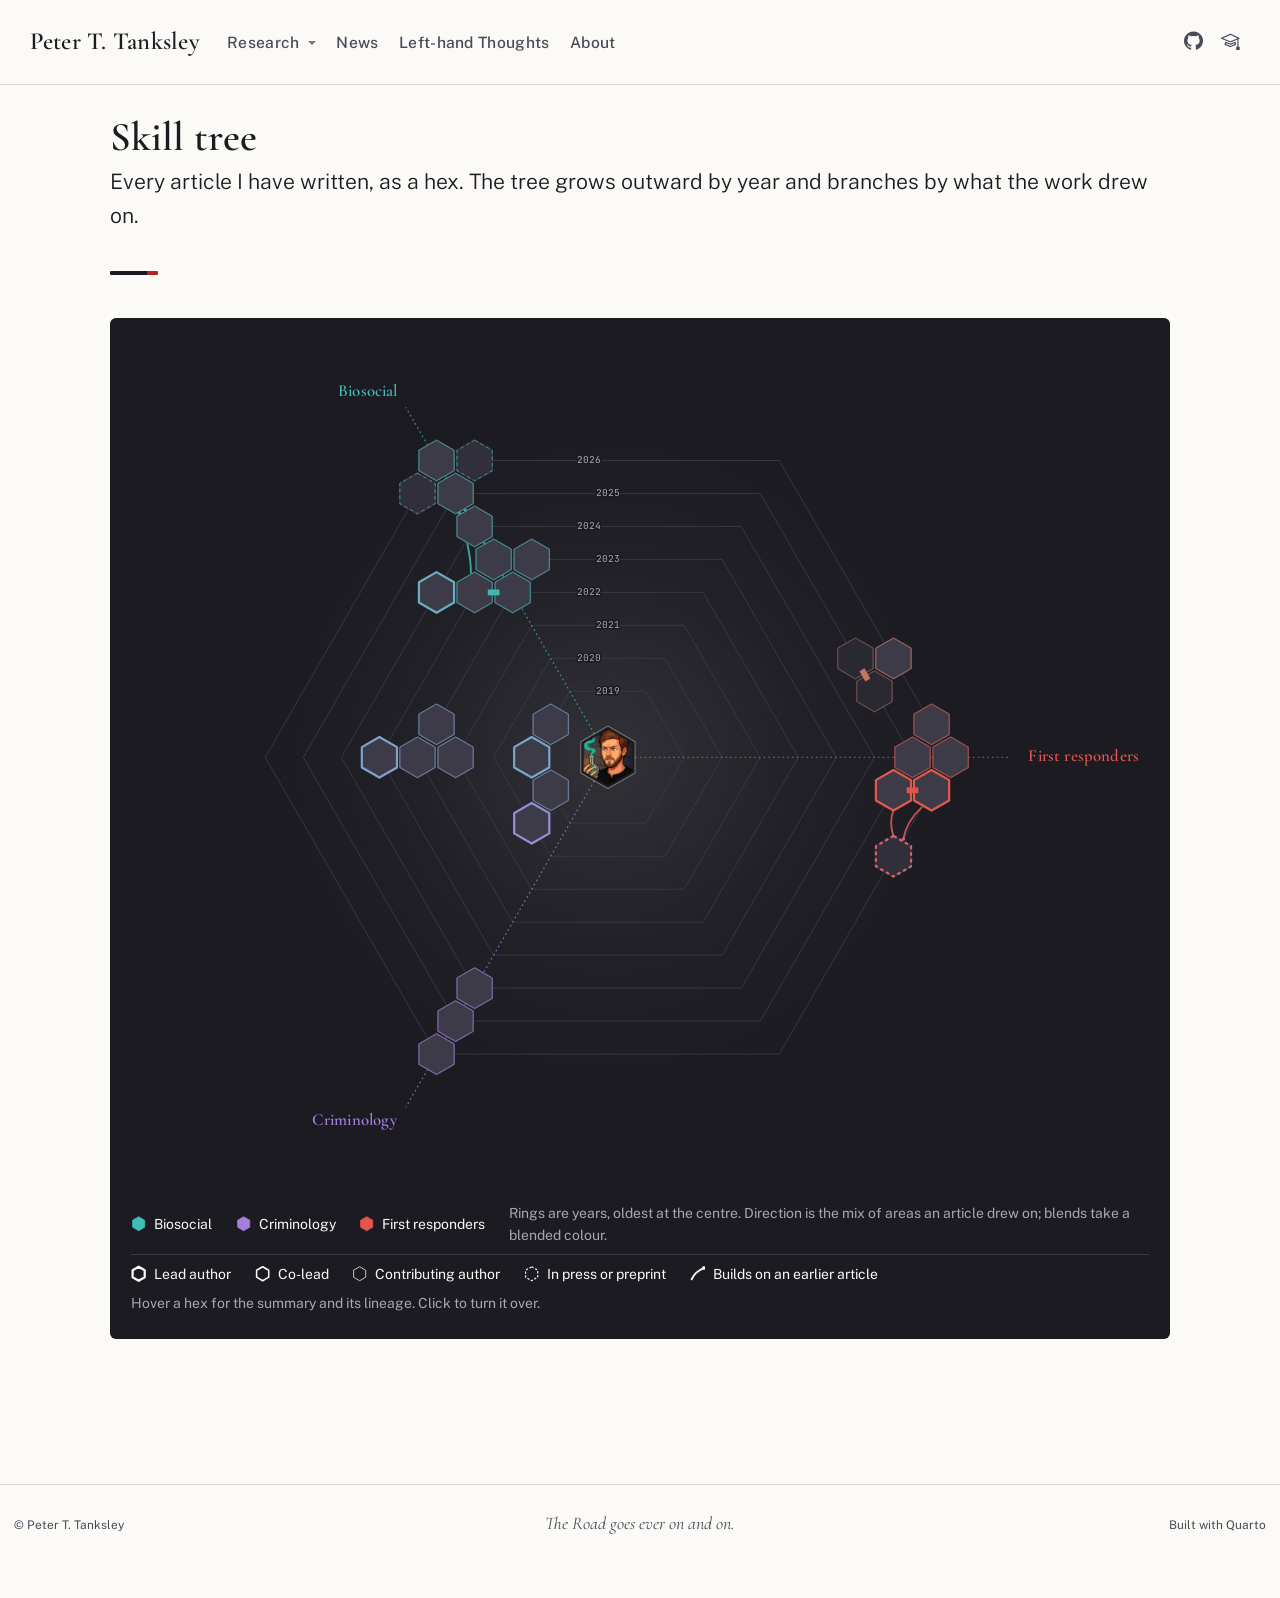
<file: skilltree.html>
<!DOCTYPE html>
<html xmlns="http://www.w3.org/1999/xhtml" lang="en" xml:lang="en"><head>

<meta charset="utf-8">
<meta name="generator" content="quarto-1.10.18">

<meta name="viewport" content="width=device-width, initial-scale=1.0, user-scalable=yes">


<title>Skill tree – Peter T. Tanksley</title>
<style>
/* Default styles provided by pandoc.
** See https://pandoc.org/MANUAL.html#variables-for-html for config info.
*/
span.smallcaps{font-variant: small-caps;}
div.columns{display: flex; gap: 1.5em;}
div.column{flex: auto;}
@media screen {
div.columns{gap: min(4vw, 1.5em);}
div.column{overflow-x: auto;}
}
div.hanging-indent{margin-left: 1.5em; text-indent: -1.5em;}
ul.task-list{list-style: none;}
ul.task-list li input[type="checkbox"] {
  width: 0.8em;
  margin: 0 0.8em 0.2em -1em; /* quarto-specific, see https://github.com/quarto-dev/quarto-cli/issues/4556 */ 
  vertical-align: middle;
}
</style>


<script src="site_libs/quarto-nav/quarto-nav.js"></script>
<script src="site_libs/quarto-nav/headroom.min.js"></script>
<link href="./www/favicon.svg" rel="icon" type="image/svg+xml">
<script src="site_libs/clipboard/clipboard.min.js"></script>
<script src="site_libs/quarto-html/quarto.js" type="module"></script>
<script src="site_libs/quarto-html/tabsets/tabsets.js" type="module"></script>
<script src="site_libs/quarto-html/popper.min.js"></script>
<script src="site_libs/quarto-html/tippy.umd.min.js"></script>
<script src="site_libs/quarto-html/anchor.min.js"></script>
<link href="site_libs/quarto-html/tippy.css" rel="stylesheet">
<link href="site_libs/quarto-html/quarto-syntax-highlighting-73b0ff3878a4e6fc3716dc69a6aaefa3.css" rel="stylesheet" id="quarto-text-highlighting-styles">
<script src="site_libs/bootstrap/bootstrap.min.js"></script>
<link href="site_libs/bootstrap/bootstrap-icons.css" rel="stylesheet">
<link href="site_libs/bootstrap/bootstrap-1d681a31ce8d3b9f004d94732c9425fc.min.css" rel="stylesheet" append-hash="true" id="quarto-bootstrap" data-mode="light">
<script id="quarto-search-options" type="application/json">{
  "language": {
    "search-no-results-text": "No results",
    "search-matching-documents-text": "matching documents",
    "search-copy-link-title": "Copy link to search",
    "search-hide-matches-text": "Hide additional matches",
    "search-more-match-text": "more match in this document",
    "search-more-matches-text": "more matches in this document",
    "search-clear-button-title": "Clear",
    "search-text-placeholder": "",
    "search-detached-cancel-button-title": "Cancel",
    "search-submit-button-title": "Submit",
    "search-label": "Search"
  }
}</script>
<meta name="author" content="Peter T. Tanksley">


</head>

<body class="nav-fixed quarto-light">

<div id="quarto-search-results"></div>
  <header id="quarto-header" class="headroom fixed-top">
    <nav class="navbar navbar-expand-lg " data-bs-theme="dark">
      <div class="navbar-container container-fluid">
      <div class="navbar-brand-container mx-auto">
    <a class="navbar-brand" href="./index.html">
    <span class="navbar-title">Peter T. Tanksley</span>
    </a>
  </div>
          <button class="navbar-toggler" type="button" data-bs-toggle="collapse" data-bs-target="#navbarCollapse" aria-controls="navbarCollapse" role="menu" aria-expanded="false" aria-label="Toggle navigation" onclick="if (window.quartoToggleHeadroom) { window.quartoToggleHeadroom(); }">
  <span class="navbar-toggler-icon"></span>
</button>
          <div class="collapse navbar-collapse" id="navbarCollapse">
            <ul class="navbar-nav navbar-nav-scroll me-auto">
  <li class="nav-item dropdown ">
    <a class="nav-link dropdown-toggle" href="#" id="nav-menu-research" role="link" data-bs-toggle="dropdown" aria-expanded="false">
 <span class="menu-text">Research</span>
    </a>
    <ul class="dropdown-menu" aria-labelledby="nav-menu-research">    
        <li>
    <a class="dropdown-item" href="./research.html">
 <span class="dropdown-text">Research</span></a>
  </li>  
        <li>
    <a class="dropdown-item" href="./skilltree.html">
 <span class="dropdown-text">Skill tree</span></a>
  </li>  
        <li>
    <a class="dropdown-item" href="./projects.html">
 <span class="dropdown-text">Projects</span></a>
  </li>  
        <li>
    <a class="dropdown-item" href="./2_cv/tanksley_cv.html">
 <span class="dropdown-text">CV</span></a>
  </li>  
    </ul>
  </li>
  <li class="nav-item">
    <a class="nav-link" href="./news.html"> 
<span class="menu-text">News</span></a>
  </li>  
  <li class="nav-item">
    <a class="nav-link" href="./3_posts/posts.html"> 
<span class="menu-text">Left-hand Thoughts</span></a>
  </li>  
  <li class="nav-item">
    <a class="nav-link" href="./1_about/about.html"> 
<span class="menu-text">About</span></a>
  </li>  
</ul>
            <ul class="navbar-nav navbar-nav-scroll ms-auto">
  <li class="nav-item compact">
    <a class="nav-link" href="https://github.com/petertanksley"> <i class="bi bi-github" role="img" aria-label="GitHub">
</i> 
<span class="menu-text"></span></a>
  </li>  
  <li class="nav-item compact">
    <a class="nav-link" href="https://scholar.google.com/citations?user=YnIBrB8AAAAJ&amp;hl=en"> <i class="bi bi-mortarboard" role="img" aria-label="Google Scholar">
</i> 
<span class="menu-text"></span></a>
  </li>  
</ul>
          </div> <!-- /navcollapse -->
            <div class="quarto-navbar-tools">
</div>
      </div> <!-- /container-fluid -->
    </nav>
</header>
<!-- content -->
<div id="quarto-content" class="quarto-container page-columns page-rows-contents page-layout-full page-navbar">
<!-- sidebar -->
<!-- margin-sidebar -->
    
<!-- main -->
<main class="content page-columns page-full column-page" id="quarto-document-content">

<header id="title-block-header" class="quarto-title-block default">
<div class="quarto-title">
<h1 class="title">Skill tree</h1>
<p class="subtitle lead">Every article I have written, as a hex. The tree grows outward by year and branches by what the work drew on.</p>
</div>



<div class="quarto-title-meta column-page">

    
  
    
  </div>
  


</header>


<div class="belt-bar--sm">

</div>
<div class="skilltree-wrap">
  <div class="skilltree" id="skilltree" aria-label="Publication skill tree" data-src="www/tree.json">
    <noscript>This page needs JavaScript to draw the tree. The same publications are listed on the CV.</noscript>
  </div>
  <div class="skilltree-legend" id="skilltree-legend" aria-label="Legend"><!-- filled from tree.json by skilltree.js --></div>
</div>
<div class="skilltree-tooltip" id="skilltree-tooltip" role="tooltip" hidden=""></div>
<aside class="skilltree-panel" id="skilltree-panel" aria-label="Article details" aria-live="polite" hidden="">
  <button class="sp-close" type="button" aria-label="Close details">×</button>
  <div class="sp-body"><!-- filled by skilltree.js --></div>
</aside>
<script src="www/skilltree.js" defer=""></script>



</main> <!-- /main -->
<script id="quarto-html-after-body" type="application/javascript">
  window.document.addEventListener("DOMContentLoaded", function (event) {
    const icon = "";
    const anchorJS = new window.AnchorJS();
    anchorJS.options = {
      placement: 'right',
      icon: icon
    };
    anchorJS.add('.anchored');
    const isCodeAnnotation = (el) => {
      for (const clz of el.classList) {
        if (clz.startsWith('code-annotation-')) {                     
          return true;
        }
      }
      return false;
    }
    const onCopySuccess = function(e) {
      // button target
      const button = e.trigger;
      // don't keep focus
      button.blur();
      // flash "checked"
      button.classList.add('code-copy-button-checked');
      var currentTitle = button.getAttribute("title");
      button.setAttribute("title", "Copied!");
      let tooltip;
      if (window.bootstrap) {
        button.setAttribute("data-bs-toggle", "tooltip");
        button.setAttribute("data-bs-placement", "left");
        button.setAttribute("data-bs-title", "Copied!");
        tooltip = new bootstrap.Tooltip(button, 
          { trigger: "manual", 
            customClass: "code-copy-button-tooltip",
            offset: [0, -8]});
        tooltip.show();    
      }
      setTimeout(function() {
        if (tooltip) {
          tooltip.hide();
          button.removeAttribute("data-bs-title");
          button.removeAttribute("data-bs-toggle");
          button.removeAttribute("data-bs-placement");
        }
        button.setAttribute("title", currentTitle);
        button.classList.remove('code-copy-button-checked');
      }, 1000);
      // clear code selection
      e.clearSelection();
    }
    const getTextToCopy = function(trigger) {
      const outerScaffold = trigger.parentElement.cloneNode(true);
      const codeEl = outerScaffold.querySelector('code');
      for (const childEl of codeEl.children) {
        if (isCodeAnnotation(childEl)) {
          childEl.remove();
        }
      }
      return codeEl.innerText;
    }
    const clipboard = new window.ClipboardJS('.code-copy-button:not([data-in-quarto-modal])', {
      text: getTextToCopy
    });
    clipboard.on('success', onCopySuccess);
    if (window.document.getElementById('quarto-embedded-source-code-modal')) {
      const clipboardModal = new window.ClipboardJS('.code-copy-button[data-in-quarto-modal]', {
        text: getTextToCopy,
        container: window.document.getElementById('quarto-embedded-source-code-modal')
      });
      clipboardModal.on('success', onCopySuccess);
    }
      var localhostRegex = new RegExp(/^(?:http|https):\/\/localhost\:?[0-9]*\//);
      var mailtoRegex = new RegExp(/^mailto:/);
        var filterRegex = new RegExp("https:\/\/petertanksley\.github\.io");
      var isInternal = (href) => {
          return filterRegex.test(href) || localhostRegex.test(href) || mailtoRegex.test(href);
      }
      // Inspect non-navigation links and adorn them if external
     var links = window.document.querySelectorAll('a[href]:not(.nav-link):not(.navbar-brand):not(.toc-action):not(.sidebar-link):not(.sidebar-item-toggle):not(.pagination-link):not(.no-external):not([aria-hidden]):not(.dropdown-item):not(.quarto-navigation-tool):not(.about-link)');
      for (var i=0; i<links.length; i++) {
        const link = links[i];
        if (!isInternal(link.href)) {
          // undo the damage that might have been done by quarto-nav.js in the case of
          // links that we want to consider external
          if (link.dataset.originalHref !== undefined) {
            link.href = link.dataset.originalHref;
          }
            // target, if specified
            link.setAttribute("target", "_blank");
            if (link.getAttribute("rel") === null) {
              link.setAttribute("rel", "noopener");
            }
        }
      }
    function tippyHover(el, contentFn, onTriggerFn, onUntriggerFn) {
      const config = {
        allowHTML: true,
        maxWidth: 500,
        delay: 100,
        arrow: false,
        appendTo: function(el) {
            return el.parentElement;
        },
        interactive: true,
        interactiveBorder: 10,
        theme: 'quarto',
        placement: 'bottom-start',
      };
      if (contentFn) {
        config.content = contentFn;
      }
      if (onTriggerFn) {
        config.onTrigger = onTriggerFn;
      }
      if (onUntriggerFn) {
        config.onUntrigger = onUntriggerFn;
      }
      window.tippy(el, config); 
    }
    const noterefs = window.document.querySelectorAll('a[role="doc-noteref"]');
    for (var i=0; i<noterefs.length; i++) {
      const ref = noterefs[i];
      tippyHover(ref, function() {
        // use id or data attribute instead here
        let href = ref.getAttribute('data-footnote-href') || ref.getAttribute('href');
        try { href = new URL(href).hash; } catch {}
        const id = href.replace(/^#\/?/, "");
        const note = window.document.getElementById(id);
        if (note) {
          return note.innerHTML;
        } else {
          return "";
        }
      });
    }
    const xrefs = window.document.querySelectorAll('a.quarto-xref');
    const processXRef = (id, note) => {
      // Strip column container classes
      const stripColumnClz = (el) => {
        el.classList.remove("page-full", "page-columns");
        if (el.children) {
          for (const child of el.children) {
            stripColumnClz(child);
          }
        }
      }
      stripColumnClz(note)
      if (id === null || id.startsWith('sec-')) {
        // Special case sections, only their first couple elements
        const container = document.createElement("div");
        if (note.children && note.children.length > 2) {
          container.appendChild(note.children[0].cloneNode(true));
          for (let i = 1; i < note.children.length; i++) {
            const child = note.children[i];
            if (child.tagName === "P" && child.innerText === "") {
              continue;
            } else {
              container.appendChild(child.cloneNode(true));
              break;
            }
          }
          if (window.Quarto?.typesetMath) {
            window.Quarto.typesetMath(container);
          }
          return container.innerHTML
        } else {
          if (window.Quarto?.typesetMath) {
            window.Quarto.typesetMath(note);
          }
          return note.innerHTML;
        }
      } else {
        // Remove any anchor links if they are present
        const anchorLink = note.querySelector('a.anchorjs-link');
        if (anchorLink) {
          anchorLink.remove();
        }
        if (window.Quarto?.typesetMath) {
          window.Quarto.typesetMath(note);
        }
        if (note.classList.contains("callout")) {
          return note.outerHTML;
        } else {
          return note.innerHTML;
        }
      }
    }
    for (var i=0; i<xrefs.length; i++) {
      const xref = xrefs[i];
      tippyHover(xref, undefined, function(instance) {
        instance.disable();
        let url = xref.getAttribute('href');
        let hash = undefined; 
        if (url.startsWith('#')) {
          hash = url;
        } else {
          try { hash = new URL(url).hash; } catch {}
        }
        if (hash) {
          const id = hash.replace(/^#\/?/, "");
          const note = window.document.getElementById(id);
          if (note !== null) {
            try {
              const html = processXRef(id, note.cloneNode(true));
              instance.setContent(html);
            } finally {
              instance.enable();
              instance.show();
            }
          } else {
            // See if we can fetch this
            fetch(url.split('#')[0])
            .then(res => res.text())
            .then(html => {
              const parser = new DOMParser();
              const htmlDoc = parser.parseFromString(html, "text/html");
              const note = htmlDoc.getElementById(id);
              if (note !== null) {
                const html = processXRef(id, note);
                instance.setContent(html);
              } 
            }).finally(() => {
              instance.enable();
              instance.show();
            });
          }
        } else {
          // See if we can fetch a full url (with no hash to target)
          // This is a special case and we should probably do some content thinning / targeting
          fetch(url)
          .then(res => res.text())
          .then(html => {
            const parser = new DOMParser();
            const htmlDoc = parser.parseFromString(html, "text/html");
            const note = htmlDoc.querySelector('main.content');
            if (note !== null) {
              // This should only happen for chapter cross references
              // (since there is no id in the URL)
              // remove the first header
              if (note.children.length > 0 && note.children[0].tagName === "HEADER") {
                note.children[0].remove();
              }
              const html = processXRef(null, note);
              instance.setContent(html);
            } 
          }).finally(() => {
            instance.enable();
            instance.show();
          });
        }
      }, function(instance) {
      });
    }
        let selectedAnnoteEl;
        const selectorForAnnotation = ( cell, annotation) => {
          let cellAttr = 'data-code-cell="' + cell + '"';
          let lineAttr = 'data-code-annotation="' +  annotation + '"';
          const selector = 'span[' + cellAttr + '][' + lineAttr + ']';
          return selector;
        }
        const selectCodeLines = (annoteEl) => {
          const doc = window.document;
          const targetCell = annoteEl.getAttribute("data-target-cell");
          const targetAnnotation = annoteEl.getAttribute("data-target-annotation");
          const annoteSpan = window.document.querySelector(selectorForAnnotation(targetCell, targetAnnotation));
          const lines = annoteSpan.getAttribute("data-code-lines").split(",");
          const lineIds = lines.map((line) => {
            return targetCell + "-" + line;
          })
          let top = null;
          let height = null;
          let parent = null;
          if (lineIds.length > 0) {
              //compute the position of the single el (top and bottom and make a div)
              const el = window.document.getElementById(lineIds[0]);
              top = el.offsetTop;
              height = el.offsetHeight;
              parent = el.parentElement.parentElement;
            if (lineIds.length > 1) {
              const lastEl = window.document.getElementById(lineIds[lineIds.length - 1]);
              const bottom = lastEl.offsetTop + lastEl.offsetHeight;
              height = bottom - top;
            }
            if (top !== null && height !== null && parent !== null) {
              // cook up a div (if necessary) and position it 
              let div = window.document.getElementById("code-annotation-line-highlight");
              if (div === null) {
                div = window.document.createElement("div");
                div.setAttribute("id", "code-annotation-line-highlight");
                div.style.position = 'absolute';
                parent.appendChild(div);
              }
              div.style.top = top - 2 + "px";
              div.style.height = height + 4 + "px";
              div.style.left = 0;
              let gutterDiv = window.document.getElementById("code-annotation-line-highlight-gutter");
              if (gutterDiv === null) {
                gutterDiv = window.document.createElement("div");
                gutterDiv.setAttribute("id", "code-annotation-line-highlight-gutter");
                gutterDiv.style.position = 'absolute';
                const codeCell = window.document.getElementById(targetCell);
                const gutter = codeCell.querySelector('.code-annotation-gutter');
                gutter.appendChild(gutterDiv);
              }
              gutterDiv.style.top = top - 2 + "px";
              gutterDiv.style.height = height + 4 + "px";
            }
            selectedAnnoteEl = annoteEl;
          }
        };
        const unselectCodeLines = () => {
          const elementsIds = ["code-annotation-line-highlight", "code-annotation-line-highlight-gutter"];
          elementsIds.forEach((elId) => {
            const div = window.document.getElementById(elId);
            if (div) {
              div.remove();
            }
          });
          selectedAnnoteEl = undefined;
        };
          // Handle positioning of the toggle
      window.addEventListener(
        "resize",
        throttle(() => {
          elRect = undefined;
          if (selectedAnnoteEl) {
            selectCodeLines(selectedAnnoteEl);
          }
        }, 10)
      );
      function throttle(fn, ms) {
      let throttle = false;
      let timer;
        return (...args) => {
          if(!throttle) { // first call gets through
              fn.apply(this, args);
              throttle = true;
          } else { // all the others get throttled
              if(timer) clearTimeout(timer); // cancel #2
              timer = setTimeout(() => {
                fn.apply(this, args);
                timer = throttle = false;
              }, ms);
          }
        };
      }
        // Attach click handler to the DT
        const annoteDls = window.document.querySelectorAll('dt[data-target-cell]');
        for (const annoteDlNode of annoteDls) {
          annoteDlNode.addEventListener('click', (event) => {
            const clickedEl = event.target;
            if (clickedEl !== selectedAnnoteEl) {
              unselectCodeLines();
              const activeEl = window.document.querySelector('dt[data-target-cell].code-annotation-active');
              if (activeEl) {
                activeEl.classList.remove('code-annotation-active');
              }
              selectCodeLines(clickedEl);
              clickedEl.classList.add('code-annotation-active');
            } else {
              // Unselect the line
              unselectCodeLines();
              clickedEl.classList.remove('code-annotation-active');
            }
          });
        }
    const findCites = (el) => {
      const parentEl = el.parentElement;
      if (parentEl) {
        const cites = parentEl.dataset.cites;
        if (cites) {
          return {
            el,
            cites: cites.split(' ')
          };
        } else {
          return findCites(el.parentElement)
        }
      } else {
        return undefined;
      }
    };
    var bibliorefs = window.document.querySelectorAll('a[role="doc-biblioref"]');
    for (var i=0; i<bibliorefs.length; i++) {
      const ref = bibliorefs[i];
      const citeInfo = findCites(ref);
      if (citeInfo) {
        tippyHover(citeInfo.el, function() {
          var popup = window.document.createElement('div');
          citeInfo.cites.forEach(function(cite) {
            var citeDiv = window.document.createElement('div');
            citeDiv.classList.add('hanging-indent');
            citeDiv.classList.add('csl-entry');
            var biblioDiv = window.document.getElementById('ref-' + cite);
            if (biblioDiv) {
              citeDiv.innerHTML = biblioDiv.innerHTML;
            }
            popup.appendChild(citeDiv);
          });
          return popup.innerHTML;
        });
      }
    }
  });
  </script>
</div> <!-- /content -->
<footer class="footer">
  <div class="nav-footer">
    <div class="nav-footer-left">
<p>© Peter T. Tanksley</p>
</div>   
    <div class="nav-footer-center">
<p>The Road goes ever on and on.</p>
</div>
    <div class="nav-footer-right">
<p>Built with <a href="https://quarto.org">Quarto</a></p>
</div>
  </div>
</footer>




</body></html>
</file>
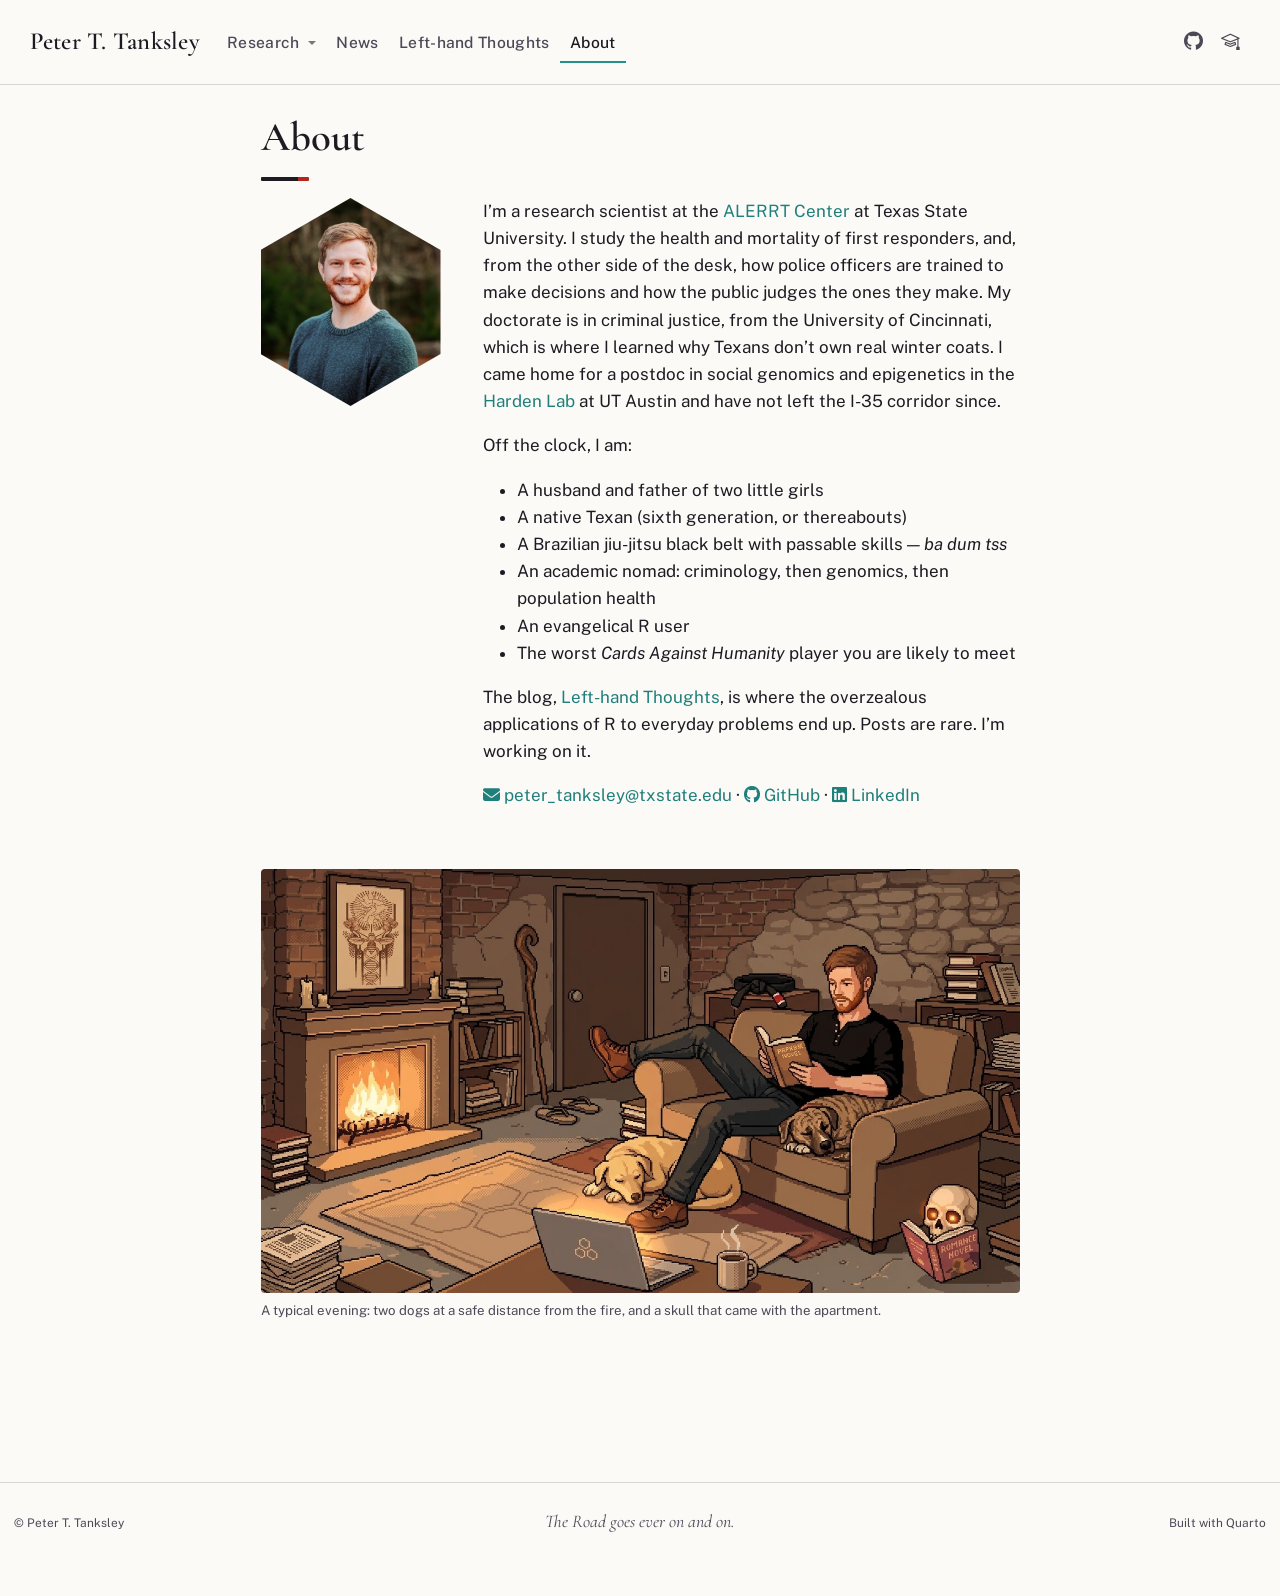
<file: 1_about/about.html>
<!DOCTYPE html>
<html xmlns="http://www.w3.org/1999/xhtml" lang="en" xml:lang="en"><head>

<meta charset="utf-8">
<meta name="generator" content="quarto-1.10.18">

<meta name="viewport" content="width=device-width, initial-scale=1.0, user-scalable=yes">


<title>About – Peter T. Tanksley</title>
<style>
/* Default styles provided by pandoc.
** See https://pandoc.org/MANUAL.html#variables-for-html for config info.
*/
span.smallcaps{font-variant: small-caps;}
div.columns{display: flex; gap: 1.5em;}
div.column{flex: auto;}
@media screen {
div.columns{gap: min(4vw, 1.5em);}
div.column{overflow-x: auto;}
}
div.hanging-indent{margin-left: 1.5em; text-indent: -1.5em;}
ul.task-list{list-style: none;}
ul.task-list li input[type="checkbox"] {
  width: 0.8em;
  margin: 0 0.8em 0.2em -1em; /* quarto-specific, see https://github.com/quarto-dev/quarto-cli/issues/4556 */ 
  vertical-align: middle;
}
</style>


<script src="../site_libs/quarto-nav/quarto-nav.js"></script>
<script src="../site_libs/quarto-nav/headroom.min.js"></script>
<link href="../www/favicon.svg" rel="icon" type="image/svg+xml">
<script src="../site_libs/clipboard/clipboard.min.js"></script>
<script src="../site_libs/quarto-html/quarto.js" type="module"></script>
<script src="../site_libs/quarto-html/tabsets/tabsets.js" type="module"></script>
<script src="../site_libs/quarto-html/popper.min.js"></script>
<script src="../site_libs/quarto-html/tippy.umd.min.js"></script>
<script src="../site_libs/quarto-html/anchor.min.js"></script>
<link href="../site_libs/quarto-html/tippy.css" rel="stylesheet">
<link href="../site_libs/quarto-html/quarto-syntax-highlighting-73b0ff3878a4e6fc3716dc69a6aaefa3.css" rel="stylesheet" id="quarto-text-highlighting-styles">
<script src="../site_libs/bootstrap/bootstrap.min.js"></script>
<link href="../site_libs/bootstrap/bootstrap-icons.css" rel="stylesheet">
<link href="../site_libs/bootstrap/bootstrap-1d681a31ce8d3b9f004d94732c9425fc.min.css" rel="stylesheet" append-hash="true" id="quarto-bootstrap" data-mode="light">
<link href="../site_libs/quarto-contrib/fontawesome6-6.7.2/all.min.css" rel="stylesheet">
<link href="../site_libs/quarto-contrib/fontawesome6-6.7.2/latex-fontsize.css" rel="stylesheet">
<script id="quarto-search-options" type="application/json">{
  "language": {
    "search-no-results-text": "No results",
    "search-matching-documents-text": "matching documents",
    "search-copy-link-title": "Copy link to search",
    "search-hide-matches-text": "Hide additional matches",
    "search-more-match-text": "more match in this document",
    "search-more-matches-text": "more matches in this document",
    "search-clear-button-title": "Clear",
    "search-text-placeholder": "",
    "search-detached-cancel-button-title": "Cancel",
    "search-submit-button-title": "Submit",
    "search-label": "Search"
  }
}</script>
<meta name="author" content="Peter T. Tanksley">


</head>

<body class="nav-fixed fullcontent quarto-light">

<div id="quarto-search-results"></div>
  <header id="quarto-header" class="headroom fixed-top">
    <nav class="navbar navbar-expand-lg " data-bs-theme="dark">
      <div class="navbar-container container-fluid">
      <div class="navbar-brand-container mx-auto">
    <a class="navbar-brand" href="../index.html">
    <span class="navbar-title">Peter T. Tanksley</span>
    </a>
  </div>
          <button class="navbar-toggler" type="button" data-bs-toggle="collapse" data-bs-target="#navbarCollapse" aria-controls="navbarCollapse" role="menu" aria-expanded="false" aria-label="Toggle navigation" onclick="if (window.quartoToggleHeadroom) { window.quartoToggleHeadroom(); }">
  <span class="navbar-toggler-icon"></span>
</button>
          <div class="collapse navbar-collapse" id="navbarCollapse">
            <ul class="navbar-nav navbar-nav-scroll me-auto">
  <li class="nav-item dropdown ">
    <a class="nav-link dropdown-toggle" href="#" id="nav-menu-research" role="link" data-bs-toggle="dropdown" aria-expanded="false">
 <span class="menu-text">Research</span>
    </a>
    <ul class="dropdown-menu" aria-labelledby="nav-menu-research">    
        <li>
    <a class="dropdown-item" href="../research.html">
 <span class="dropdown-text">Research</span></a>
  </li>  
        <li>
    <a class="dropdown-item" href="../skilltree.html">
 <span class="dropdown-text">Skill tree</span></a>
  </li>  
        <li>
    <a class="dropdown-item" href="../projects.html">
 <span class="dropdown-text">Projects</span></a>
  </li>  
        <li>
    <a class="dropdown-item" href="../2_cv/tanksley_cv.html">
 <span class="dropdown-text">CV</span></a>
  </li>  
    </ul>
  </li>
  <li class="nav-item">
    <a class="nav-link" href="../news.html"> 
<span class="menu-text">News</span></a>
  </li>  
  <li class="nav-item">
    <a class="nav-link" href="../3_posts/posts.html"> 
<span class="menu-text">Left-hand Thoughts</span></a>
  </li>  
  <li class="nav-item">
    <a class="nav-link active" href="../1_about/about.html" aria-current="page"> 
<span class="menu-text">About</span></a>
  </li>  
</ul>
            <ul class="navbar-nav navbar-nav-scroll ms-auto">
  <li class="nav-item compact">
    <a class="nav-link" href="https://github.com/petertanksley"> <i class="bi bi-github" role="img" aria-label="GitHub">
</i> 
<span class="menu-text"></span></a>
  </li>  
  <li class="nav-item compact">
    <a class="nav-link" href="https://scholar.google.com/citations?user=YnIBrB8AAAAJ&amp;hl=en"> <i class="bi bi-mortarboard" role="img" aria-label="Google Scholar">
</i> 
<span class="menu-text"></span></a>
  </li>  
</ul>
          </div> <!-- /navcollapse -->
            <div class="quarto-navbar-tools">
</div>
      </div> <!-- /container-fluid -->
    </nav>
</header>
<!-- content -->
<div id="quarto-content" class="quarto-container page-columns page-rows-contents page-layout-article page-navbar">
<!-- sidebar -->
<!-- margin-sidebar -->
    
<!-- main -->
<main class="content" id="quarto-document-content">

<header id="title-block-header" class="quarto-title-block default">
<div class="quarto-title">
<h1 class="title">About</h1>
</div>



<div class="quarto-title-meta">

    
  
    
  </div>
  


</header>


<div class="belt-bar--sm">

</div>
<div class="about-grid">
<p><img src="../www/tanksley_peter_headshot.png" class="img-fluid" alt="Peter T. Tanksley"></p>
<div class="about-text">
<p>I’m a research scientist at the <a href="https://alerrt.org">ALERRT Center</a> at Texas State University. I study the health and mortality of first responders, and, from the other side of the desk, how police officers are trained to make decisions and how the public judges the ones they make. My doctorate is in criminal justice, from the University of Cincinnati, which is where I learned why Texans don’t own real winter coats. I came home for a postdoc in social genomics and epigenetics in the <a href="https://www.kpharden.com/">Harden Lab</a> at UT Austin and have not left the I-35 corridor since.</p>
<p>Off the clock, I am:</p>
<ul>
<li>A husband and father of two little girls</li>
<li>A native Texan (sixth generation, or thereabouts)</li>
<li>A Brazilian jiu-jitsu black belt with passable skills — <em>ba dum tss</em></li>
<li>An academic nomad: criminology, then genomics, then population health</li>
<li>An evangelical R user</li>
<li>The worst <em>Cards Against Humanity</em> player you are likely to meet</li>
</ul>
<p>The blog, <a href="../3_posts/posts.html">Left-hand Thoughts</a>, is where the overzealous applications of R to everyday problems end up. Posts are rare. I’m working on it.</p>
<p><a href="mailto:peter_tanksley@txstate.edu"><i class="fa-solid fa-envelope" aria-label="envelope"></i> peter_tanksley@txstate.edu</a> · <a href="https://github.com/petertanksley"><i class="fa-brands fa-github" aria-label="github"></i> GitHub</a> · <a href="https://www.linkedin.com/in/peter-tanksley-107008121"><i class="fa-brands fa-linkedin" aria-label="linkedin"></i> LinkedIn</a></p>
</div>
</div>
<div class="hearth-figure">
<div class="quarto-figure quarto-figure-center">
<figure class="figure">
<p><img src="../www/hearth.jpg" class="img-fluid figure-img" alt="16-bit pixel-art scene: a tall man reads on a loveseat in a cozy basement apartment, two dogs tucked against him, a fire burning, a laptop glowing on the coffee table, and a skull with glowing eyes reading a romance novel."></p>
<figcaption>A typical evening: two dogs at a safe distance from the fire, and a skull that came with the apartment.</figcaption>
</figure>
</div>
</div>



</main> <!-- /main -->
<script id="quarto-html-after-body" type="application/javascript">
  window.document.addEventListener("DOMContentLoaded", function (event) {
    const icon = "";
    const anchorJS = new window.AnchorJS();
    anchorJS.options = {
      placement: 'right',
      icon: icon
    };
    anchorJS.add('.anchored');
    const isCodeAnnotation = (el) => {
      for (const clz of el.classList) {
        if (clz.startsWith('code-annotation-')) {                     
          return true;
        }
      }
      return false;
    }
    const onCopySuccess = function(e) {
      // button target
      const button = e.trigger;
      // don't keep focus
      button.blur();
      // flash "checked"
      button.classList.add('code-copy-button-checked');
      var currentTitle = button.getAttribute("title");
      button.setAttribute("title", "Copied!");
      let tooltip;
      if (window.bootstrap) {
        button.setAttribute("data-bs-toggle", "tooltip");
        button.setAttribute("data-bs-placement", "left");
        button.setAttribute("data-bs-title", "Copied!");
        tooltip = new bootstrap.Tooltip(button, 
          { trigger: "manual", 
            customClass: "code-copy-button-tooltip",
            offset: [0, -8]});
        tooltip.show();    
      }
      setTimeout(function() {
        if (tooltip) {
          tooltip.hide();
          button.removeAttribute("data-bs-title");
          button.removeAttribute("data-bs-toggle");
          button.removeAttribute("data-bs-placement");
        }
        button.setAttribute("title", currentTitle);
        button.classList.remove('code-copy-button-checked');
      }, 1000);
      // clear code selection
      e.clearSelection();
    }
    const getTextToCopy = function(trigger) {
      const outerScaffold = trigger.parentElement.cloneNode(true);
      const codeEl = outerScaffold.querySelector('code');
      for (const childEl of codeEl.children) {
        if (isCodeAnnotation(childEl)) {
          childEl.remove();
        }
      }
      return codeEl.innerText;
    }
    const clipboard = new window.ClipboardJS('.code-copy-button:not([data-in-quarto-modal])', {
      text: getTextToCopy
    });
    clipboard.on('success', onCopySuccess);
    if (window.document.getElementById('quarto-embedded-source-code-modal')) {
      const clipboardModal = new window.ClipboardJS('.code-copy-button[data-in-quarto-modal]', {
        text: getTextToCopy,
        container: window.document.getElementById('quarto-embedded-source-code-modal')
      });
      clipboardModal.on('success', onCopySuccess);
    }
      var localhostRegex = new RegExp(/^(?:http|https):\/\/localhost\:?[0-9]*\//);
      var mailtoRegex = new RegExp(/^mailto:/);
        var filterRegex = new RegExp("https:\/\/petertanksley\.github\.io");
      var isInternal = (href) => {
          return filterRegex.test(href) || localhostRegex.test(href) || mailtoRegex.test(href);
      }
      // Inspect non-navigation links and adorn them if external
     var links = window.document.querySelectorAll('a[href]:not(.nav-link):not(.navbar-brand):not(.toc-action):not(.sidebar-link):not(.sidebar-item-toggle):not(.pagination-link):not(.no-external):not([aria-hidden]):not(.dropdown-item):not(.quarto-navigation-tool):not(.about-link)');
      for (var i=0; i<links.length; i++) {
        const link = links[i];
        if (!isInternal(link.href)) {
          // undo the damage that might have been done by quarto-nav.js in the case of
          // links that we want to consider external
          if (link.dataset.originalHref !== undefined) {
            link.href = link.dataset.originalHref;
          }
            // target, if specified
            link.setAttribute("target", "_blank");
            if (link.getAttribute("rel") === null) {
              link.setAttribute("rel", "noopener");
            }
        }
      }
    function tippyHover(el, contentFn, onTriggerFn, onUntriggerFn) {
      const config = {
        allowHTML: true,
        maxWidth: 500,
        delay: 100,
        arrow: false,
        appendTo: function(el) {
            return el.parentElement;
        },
        interactive: true,
        interactiveBorder: 10,
        theme: 'quarto',
        placement: 'bottom-start',
      };
      if (contentFn) {
        config.content = contentFn;
      }
      if (onTriggerFn) {
        config.onTrigger = onTriggerFn;
      }
      if (onUntriggerFn) {
        config.onUntrigger = onUntriggerFn;
      }
      window.tippy(el, config); 
    }
    const noterefs = window.document.querySelectorAll('a[role="doc-noteref"]');
    for (var i=0; i<noterefs.length; i++) {
      const ref = noterefs[i];
      tippyHover(ref, function() {
        // use id or data attribute instead here
        let href = ref.getAttribute('data-footnote-href') || ref.getAttribute('href');
        try { href = new URL(href).hash; } catch {}
        const id = href.replace(/^#\/?/, "");
        const note = window.document.getElementById(id);
        if (note) {
          return note.innerHTML;
        } else {
          return "";
        }
      });
    }
    const xrefs = window.document.querySelectorAll('a.quarto-xref');
    const processXRef = (id, note) => {
      // Strip column container classes
      const stripColumnClz = (el) => {
        el.classList.remove("page-full", "page-columns");
        if (el.children) {
          for (const child of el.children) {
            stripColumnClz(child);
          }
        }
      }
      stripColumnClz(note)
      if (id === null || id.startsWith('sec-')) {
        // Special case sections, only their first couple elements
        const container = document.createElement("div");
        if (note.children && note.children.length > 2) {
          container.appendChild(note.children[0].cloneNode(true));
          for (let i = 1; i < note.children.length; i++) {
            const child = note.children[i];
            if (child.tagName === "P" && child.innerText === "") {
              continue;
            } else {
              container.appendChild(child.cloneNode(true));
              break;
            }
          }
          if (window.Quarto?.typesetMath) {
            window.Quarto.typesetMath(container);
          }
          return container.innerHTML
        } else {
          if (window.Quarto?.typesetMath) {
            window.Quarto.typesetMath(note);
          }
          return note.innerHTML;
        }
      } else {
        // Remove any anchor links if they are present
        const anchorLink = note.querySelector('a.anchorjs-link');
        if (anchorLink) {
          anchorLink.remove();
        }
        if (window.Quarto?.typesetMath) {
          window.Quarto.typesetMath(note);
        }
        if (note.classList.contains("callout")) {
          return note.outerHTML;
        } else {
          return note.innerHTML;
        }
      }
    }
    for (var i=0; i<xrefs.length; i++) {
      const xref = xrefs[i];
      tippyHover(xref, undefined, function(instance) {
        instance.disable();
        let url = xref.getAttribute('href');
        let hash = undefined; 
        if (url.startsWith('#')) {
          hash = url;
        } else {
          try { hash = new URL(url).hash; } catch {}
        }
        if (hash) {
          const id = hash.replace(/^#\/?/, "");
          const note = window.document.getElementById(id);
          if (note !== null) {
            try {
              const html = processXRef(id, note.cloneNode(true));
              instance.setContent(html);
            } finally {
              instance.enable();
              instance.show();
            }
          } else {
            // See if we can fetch this
            fetch(url.split('#')[0])
            .then(res => res.text())
            .then(html => {
              const parser = new DOMParser();
              const htmlDoc = parser.parseFromString(html, "text/html");
              const note = htmlDoc.getElementById(id);
              if (note !== null) {
                const html = processXRef(id, note);
                instance.setContent(html);
              } 
            }).finally(() => {
              instance.enable();
              instance.show();
            });
          }
        } else {
          // See if we can fetch a full url (with no hash to target)
          // This is a special case and we should probably do some content thinning / targeting
          fetch(url)
          .then(res => res.text())
          .then(html => {
            const parser = new DOMParser();
            const htmlDoc = parser.parseFromString(html, "text/html");
            const note = htmlDoc.querySelector('main.content');
            if (note !== null) {
              // This should only happen for chapter cross references
              // (since there is no id in the URL)
              // remove the first header
              if (note.children.length > 0 && note.children[0].tagName === "HEADER") {
                note.children[0].remove();
              }
              const html = processXRef(null, note);
              instance.setContent(html);
            } 
          }).finally(() => {
            instance.enable();
            instance.show();
          });
        }
      }, function(instance) {
      });
    }
        let selectedAnnoteEl;
        const selectorForAnnotation = ( cell, annotation) => {
          let cellAttr = 'data-code-cell="' + cell + '"';
          let lineAttr = 'data-code-annotation="' +  annotation + '"';
          const selector = 'span[' + cellAttr + '][' + lineAttr + ']';
          return selector;
        }
        const selectCodeLines = (annoteEl) => {
          const doc = window.document;
          const targetCell = annoteEl.getAttribute("data-target-cell");
          const targetAnnotation = annoteEl.getAttribute("data-target-annotation");
          const annoteSpan = window.document.querySelector(selectorForAnnotation(targetCell, targetAnnotation));
          const lines = annoteSpan.getAttribute("data-code-lines").split(",");
          const lineIds = lines.map((line) => {
            return targetCell + "-" + line;
          })
          let top = null;
          let height = null;
          let parent = null;
          if (lineIds.length > 0) {
              //compute the position of the single el (top and bottom and make a div)
              const el = window.document.getElementById(lineIds[0]);
              top = el.offsetTop;
              height = el.offsetHeight;
              parent = el.parentElement.parentElement;
            if (lineIds.length > 1) {
              const lastEl = window.document.getElementById(lineIds[lineIds.length - 1]);
              const bottom = lastEl.offsetTop + lastEl.offsetHeight;
              height = bottom - top;
            }
            if (top !== null && height !== null && parent !== null) {
              // cook up a div (if necessary) and position it 
              let div = window.document.getElementById("code-annotation-line-highlight");
              if (div === null) {
                div = window.document.createElement("div");
                div.setAttribute("id", "code-annotation-line-highlight");
                div.style.position = 'absolute';
                parent.appendChild(div);
              }
              div.style.top = top - 2 + "px";
              div.style.height = height + 4 + "px";
              div.style.left = 0;
              let gutterDiv = window.document.getElementById("code-annotation-line-highlight-gutter");
              if (gutterDiv === null) {
                gutterDiv = window.document.createElement("div");
                gutterDiv.setAttribute("id", "code-annotation-line-highlight-gutter");
                gutterDiv.style.position = 'absolute';
                const codeCell = window.document.getElementById(targetCell);
                const gutter = codeCell.querySelector('.code-annotation-gutter');
                gutter.appendChild(gutterDiv);
              }
              gutterDiv.style.top = top - 2 + "px";
              gutterDiv.style.height = height + 4 + "px";
            }
            selectedAnnoteEl = annoteEl;
          }
        };
        const unselectCodeLines = () => {
          const elementsIds = ["code-annotation-line-highlight", "code-annotation-line-highlight-gutter"];
          elementsIds.forEach((elId) => {
            const div = window.document.getElementById(elId);
            if (div) {
              div.remove();
            }
          });
          selectedAnnoteEl = undefined;
        };
          // Handle positioning of the toggle
      window.addEventListener(
        "resize",
        throttle(() => {
          elRect = undefined;
          if (selectedAnnoteEl) {
            selectCodeLines(selectedAnnoteEl);
          }
        }, 10)
      );
      function throttle(fn, ms) {
      let throttle = false;
      let timer;
        return (...args) => {
          if(!throttle) { // first call gets through
              fn.apply(this, args);
              throttle = true;
          } else { // all the others get throttled
              if(timer) clearTimeout(timer); // cancel #2
              timer = setTimeout(() => {
                fn.apply(this, args);
                timer = throttle = false;
              }, ms);
          }
        };
      }
        // Attach click handler to the DT
        const annoteDls = window.document.querySelectorAll('dt[data-target-cell]');
        for (const annoteDlNode of annoteDls) {
          annoteDlNode.addEventListener('click', (event) => {
            const clickedEl = event.target;
            if (clickedEl !== selectedAnnoteEl) {
              unselectCodeLines();
              const activeEl = window.document.querySelector('dt[data-target-cell].code-annotation-active');
              if (activeEl) {
                activeEl.classList.remove('code-annotation-active');
              }
              selectCodeLines(clickedEl);
              clickedEl.classList.add('code-annotation-active');
            } else {
              // Unselect the line
              unselectCodeLines();
              clickedEl.classList.remove('code-annotation-active');
            }
          });
        }
    const findCites = (el) => {
      const parentEl = el.parentElement;
      if (parentEl) {
        const cites = parentEl.dataset.cites;
        if (cites) {
          return {
            el,
            cites: cites.split(' ')
          };
        } else {
          return findCites(el.parentElement)
        }
      } else {
        return undefined;
      }
    };
    var bibliorefs = window.document.querySelectorAll('a[role="doc-biblioref"]');
    for (var i=0; i<bibliorefs.length; i++) {
      const ref = bibliorefs[i];
      const citeInfo = findCites(ref);
      if (citeInfo) {
        tippyHover(citeInfo.el, function() {
          var popup = window.document.createElement('div');
          citeInfo.cites.forEach(function(cite) {
            var citeDiv = window.document.createElement('div');
            citeDiv.classList.add('hanging-indent');
            citeDiv.classList.add('csl-entry');
            var biblioDiv = window.document.getElementById('ref-' + cite);
            if (biblioDiv) {
              citeDiv.innerHTML = biblioDiv.innerHTML;
            }
            popup.appendChild(citeDiv);
          });
          return popup.innerHTML;
        });
      }
    }
  });
  </script>
</div> <!-- /content -->
<footer class="footer">
  <div class="nav-footer">
    <div class="nav-footer-left">
<p>© Peter T. Tanksley</p>
</div>   
    <div class="nav-footer-center">
<p>The Road goes ever on and on.</p>
</div>
    <div class="nav-footer-right">
<p>Built with <a href="https://quarto.org">Quarto</a></p>
</div>
  </div>
</footer>




</body></html>
</file>
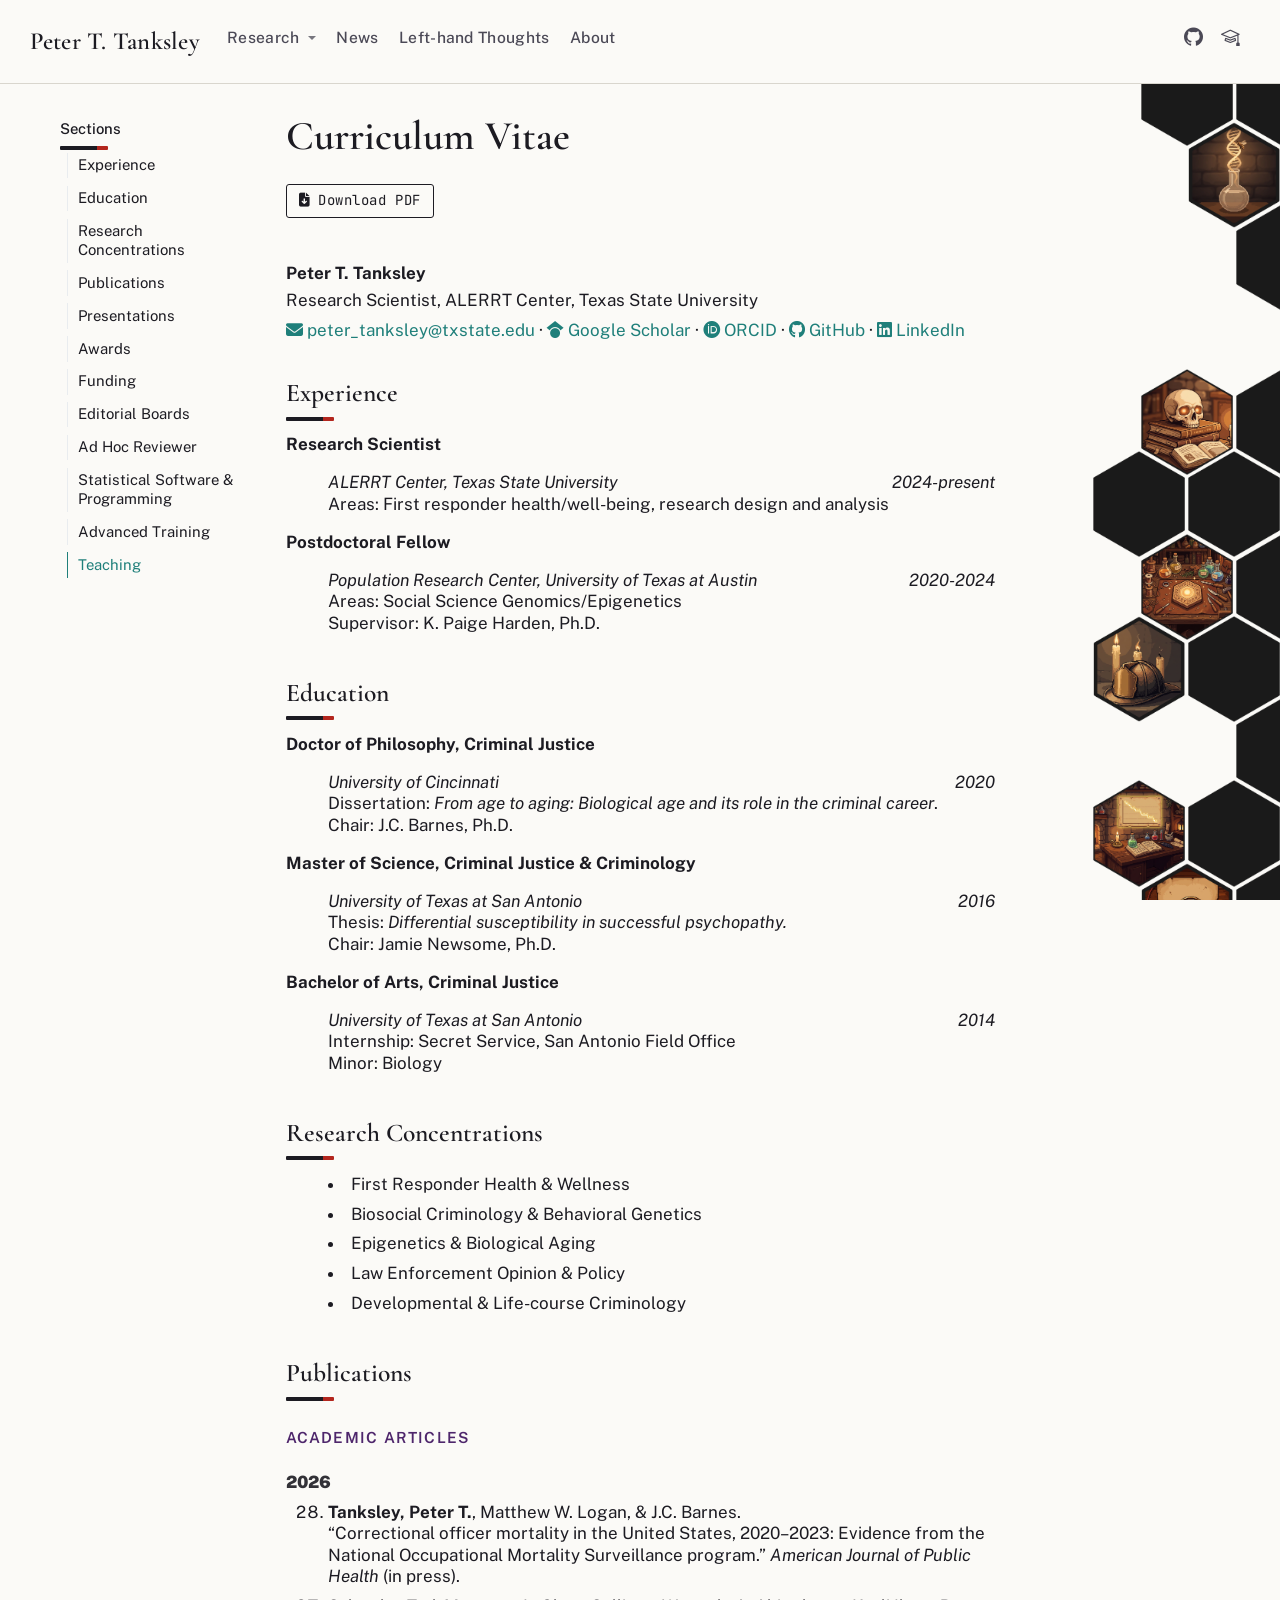
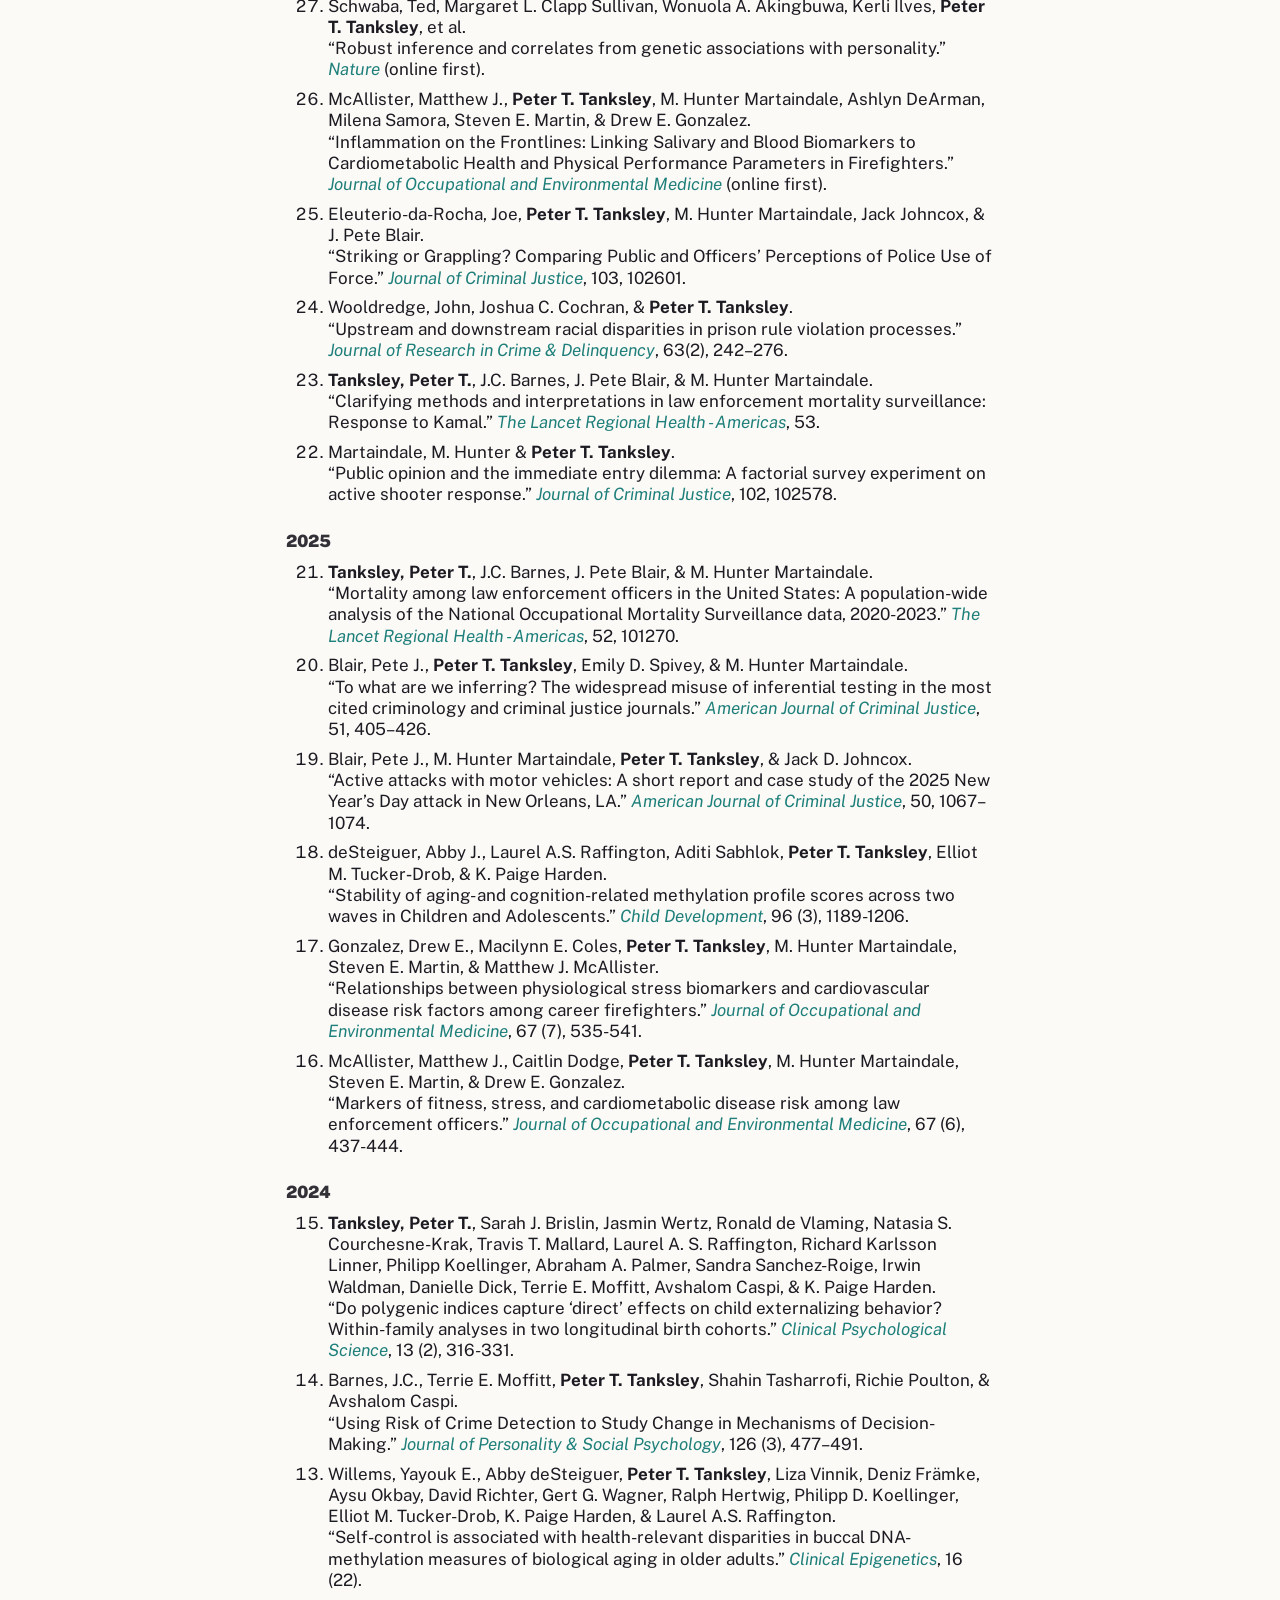
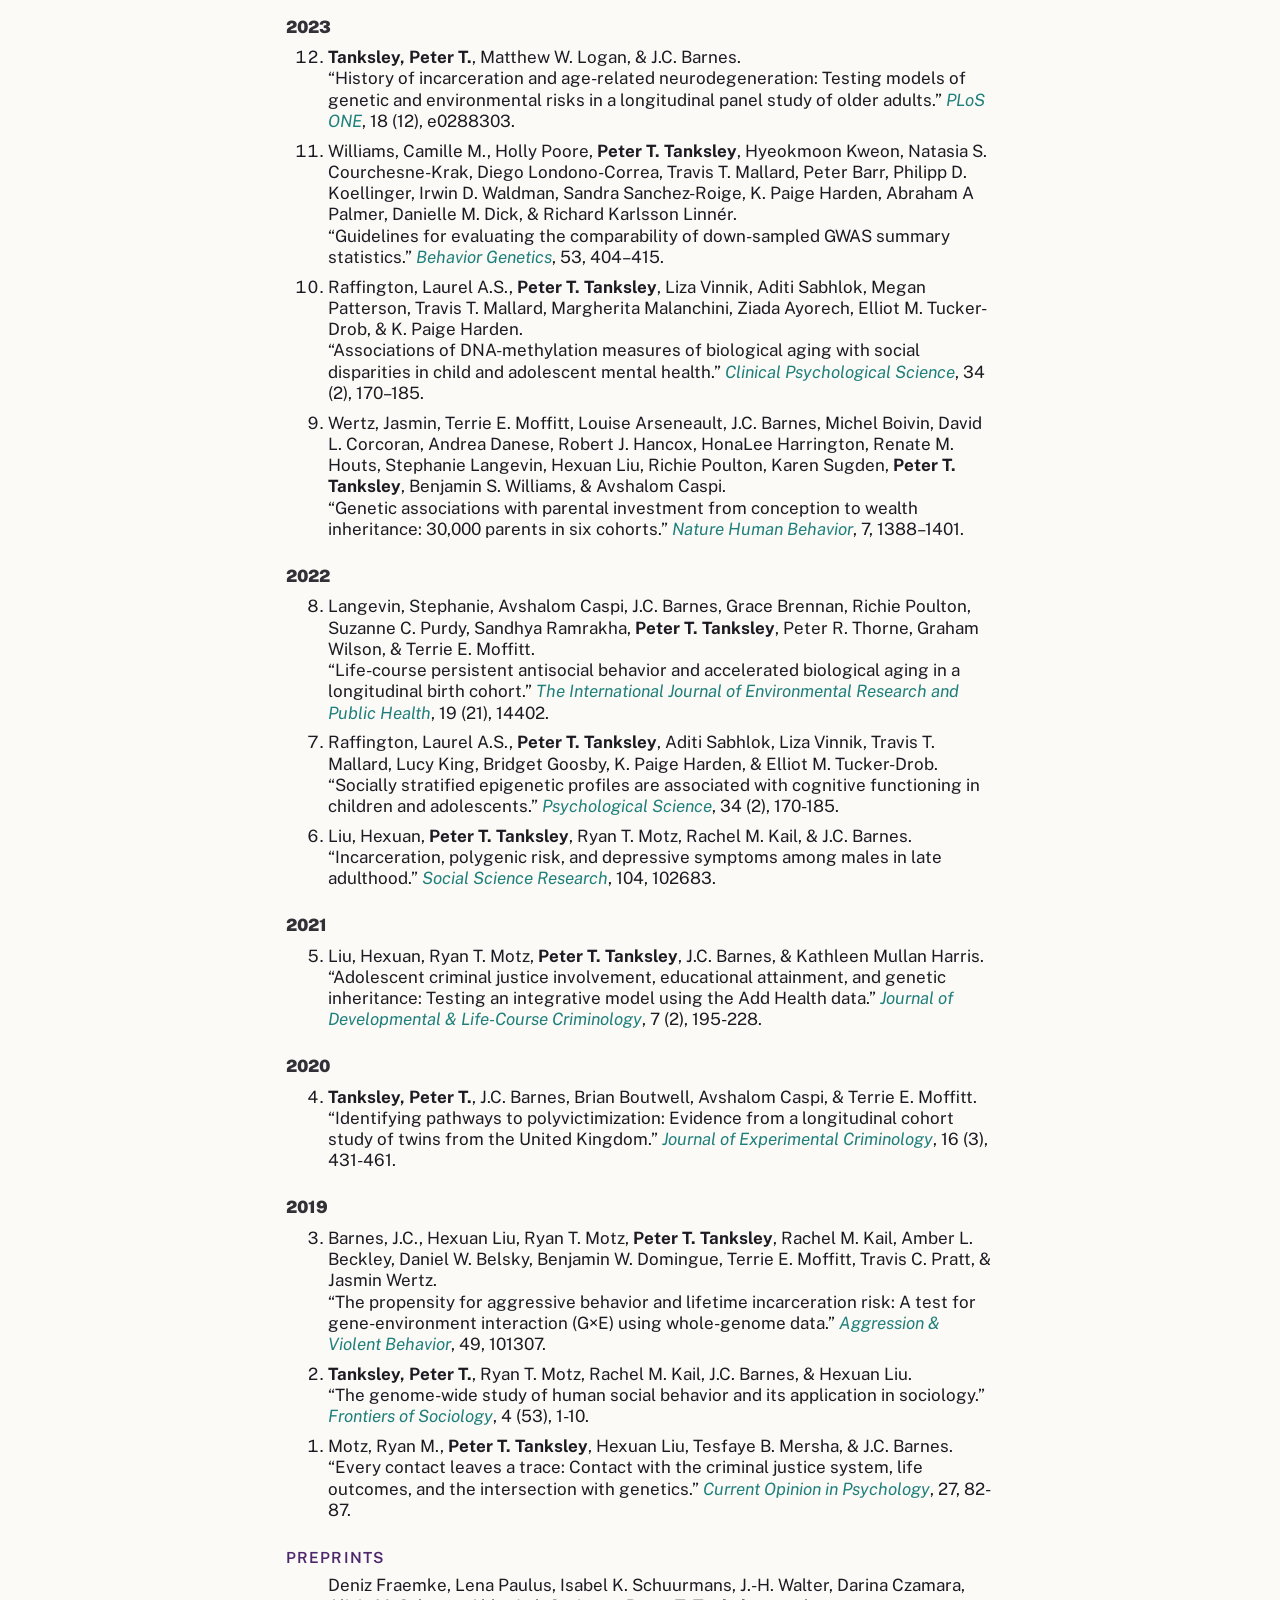
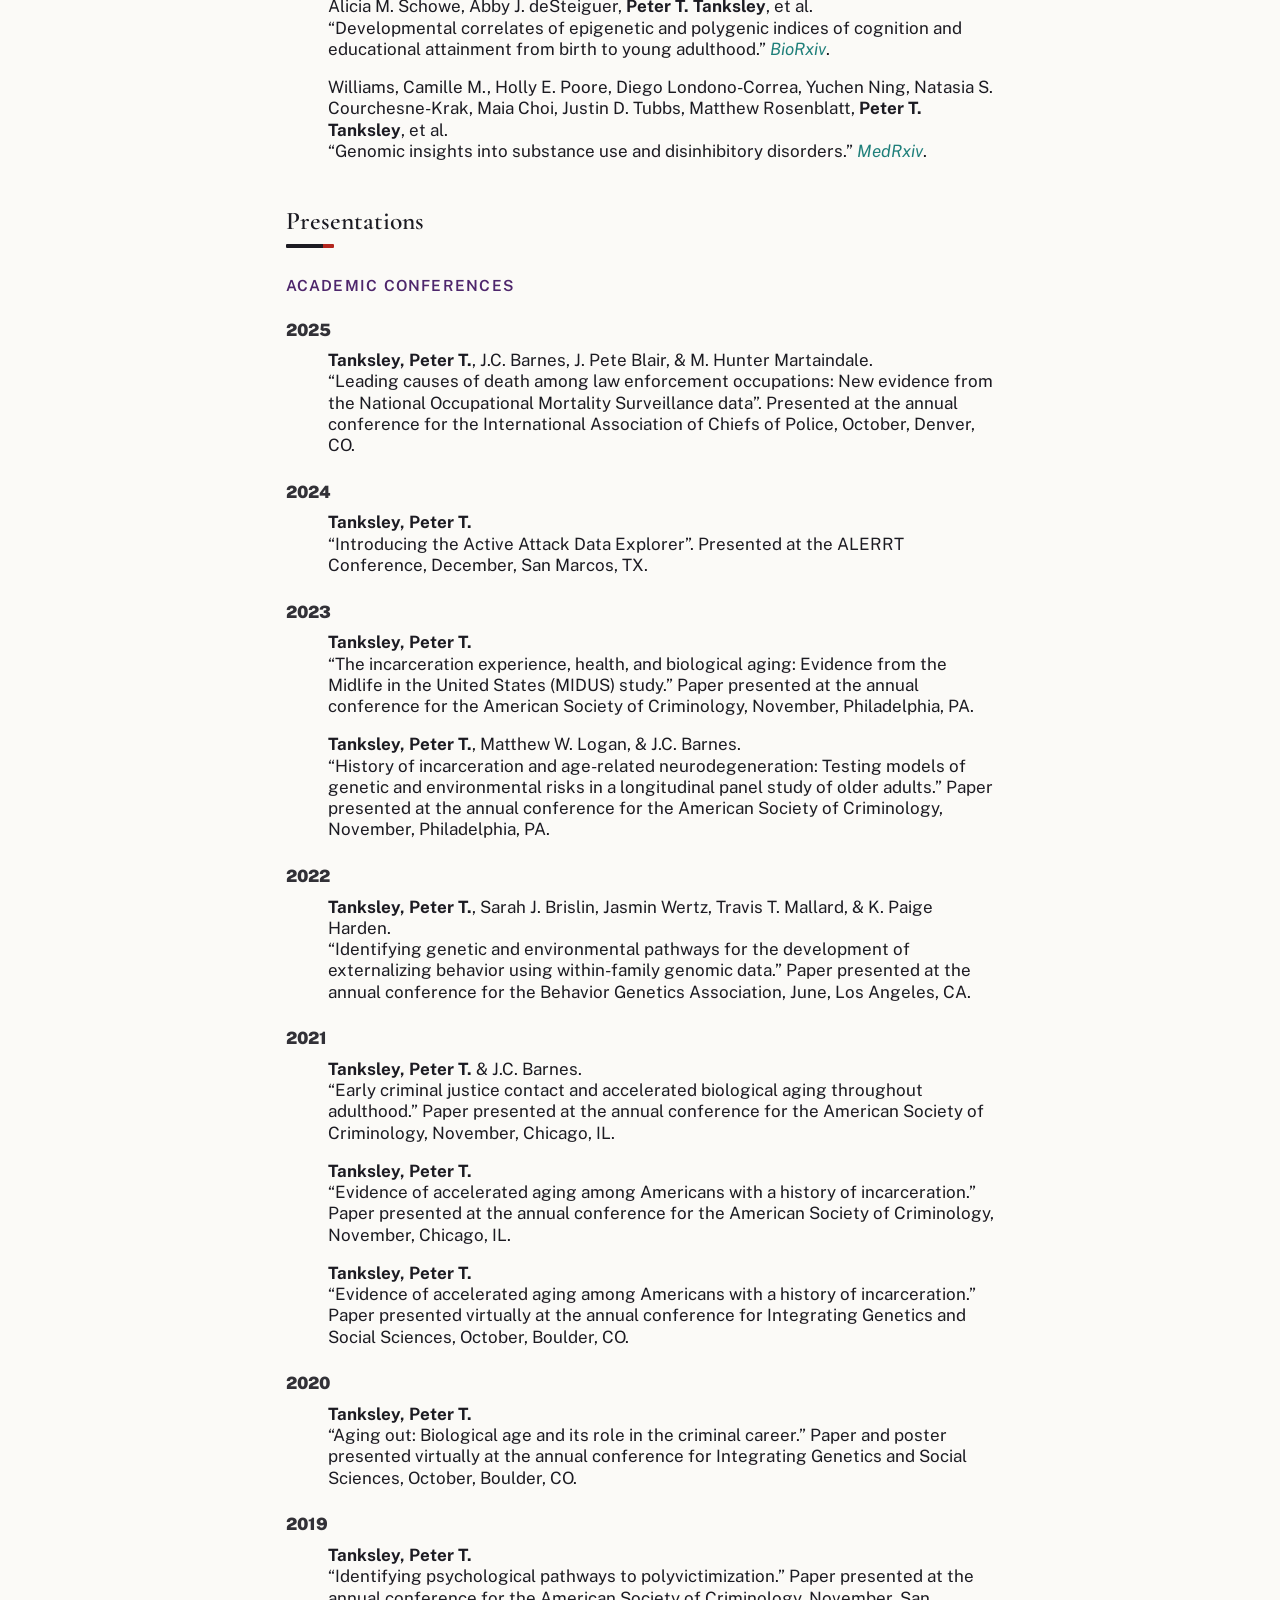
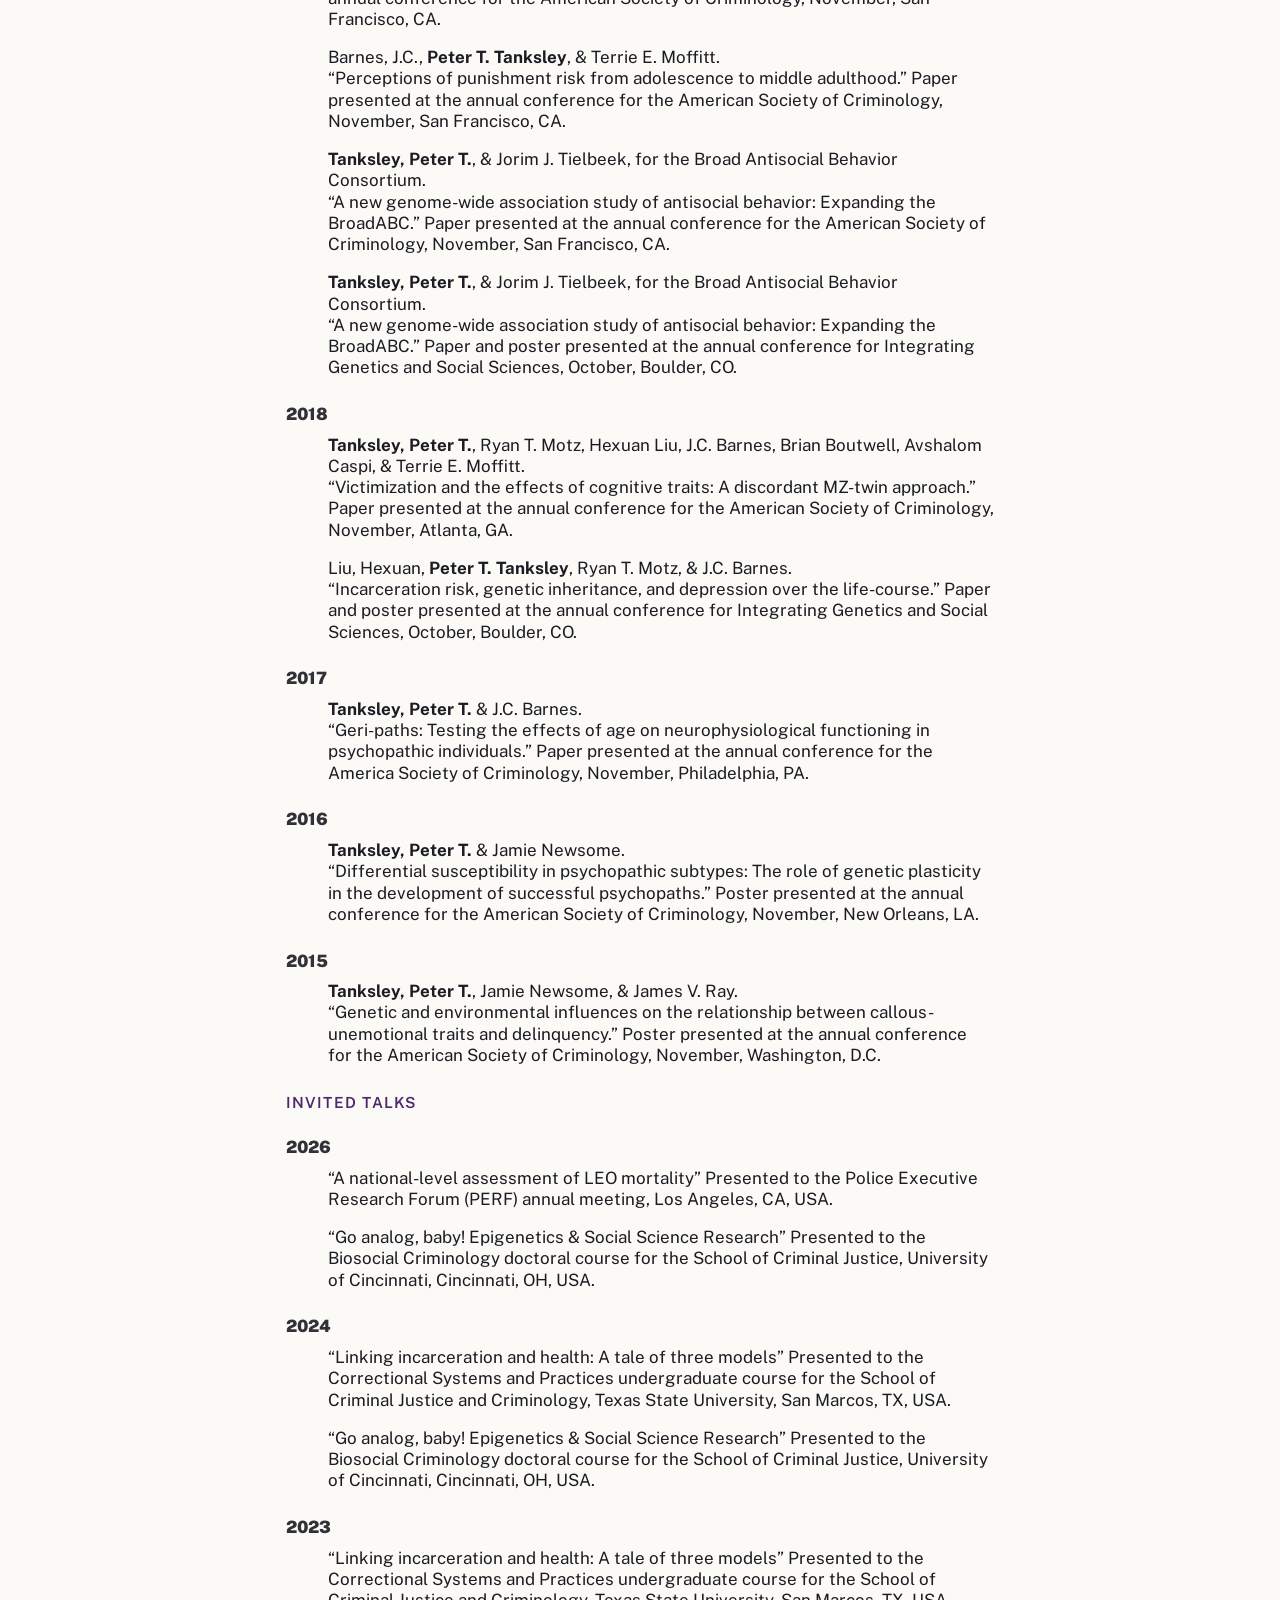
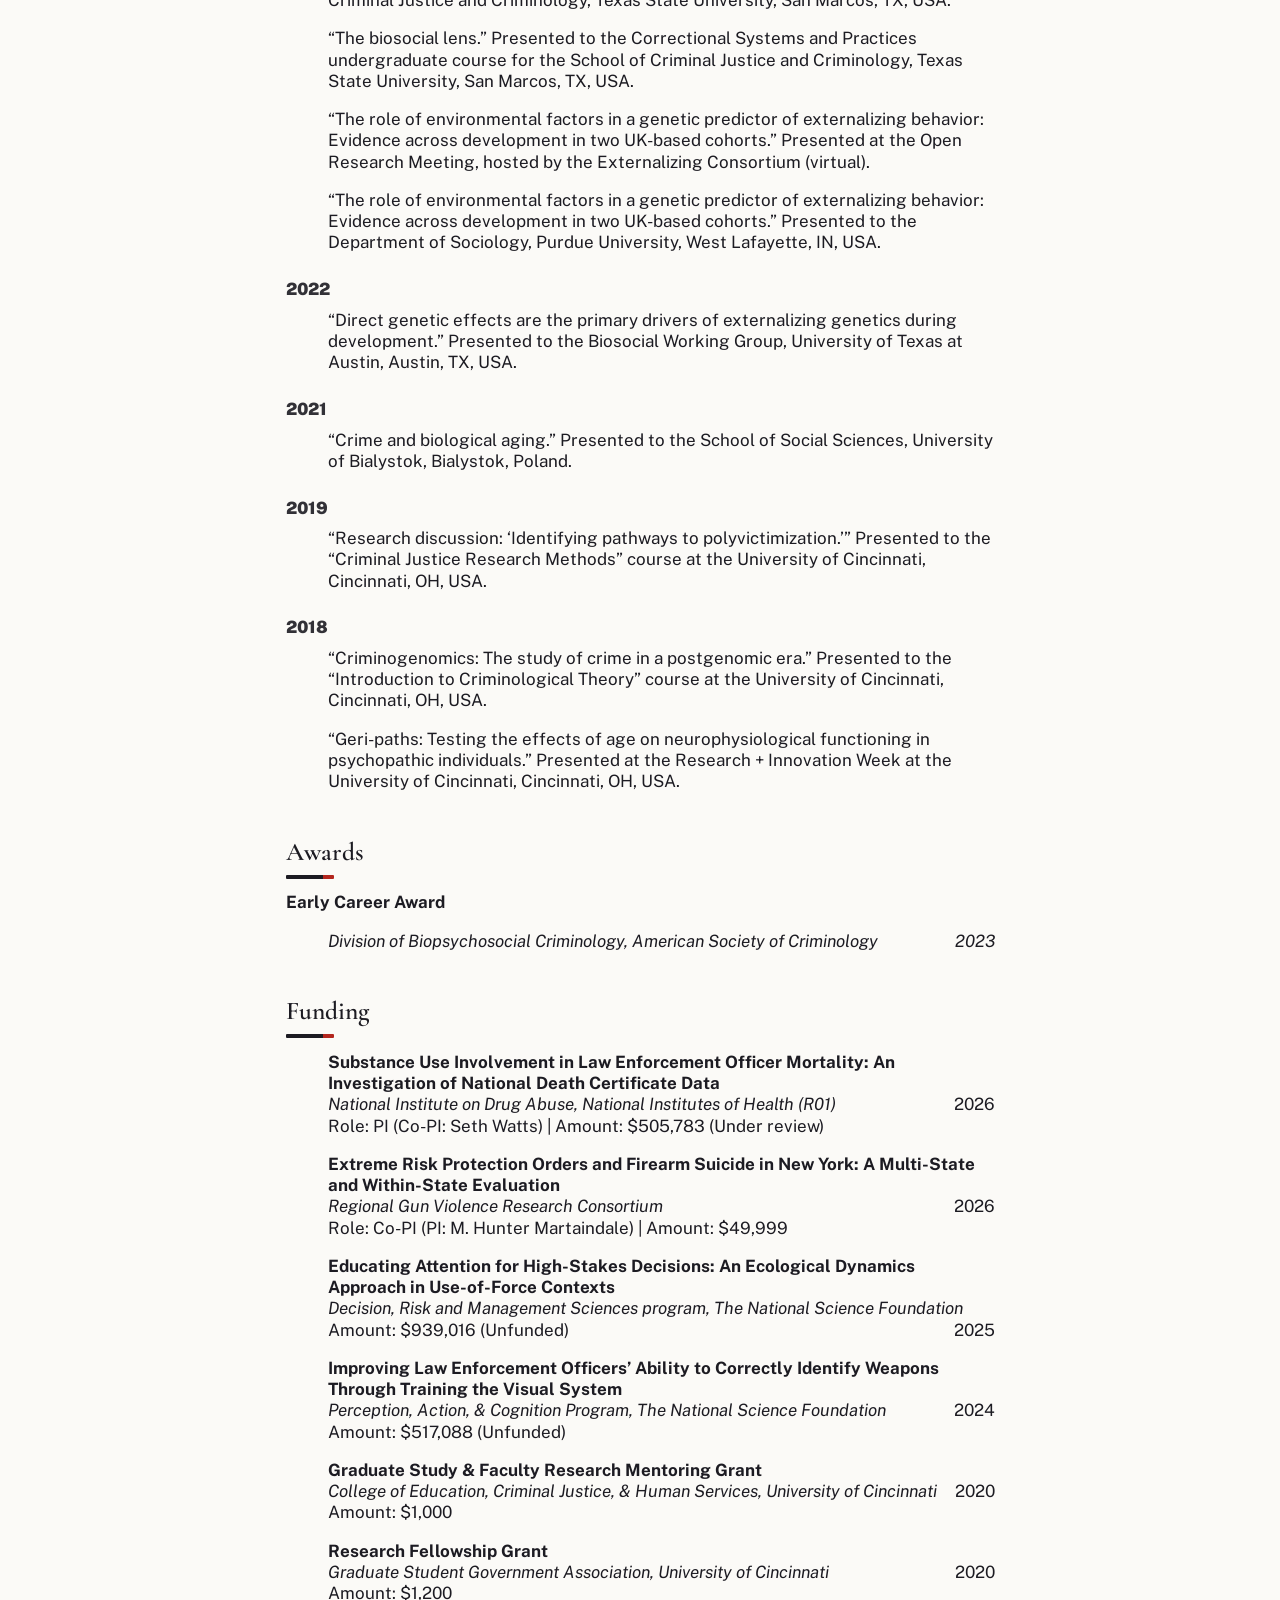
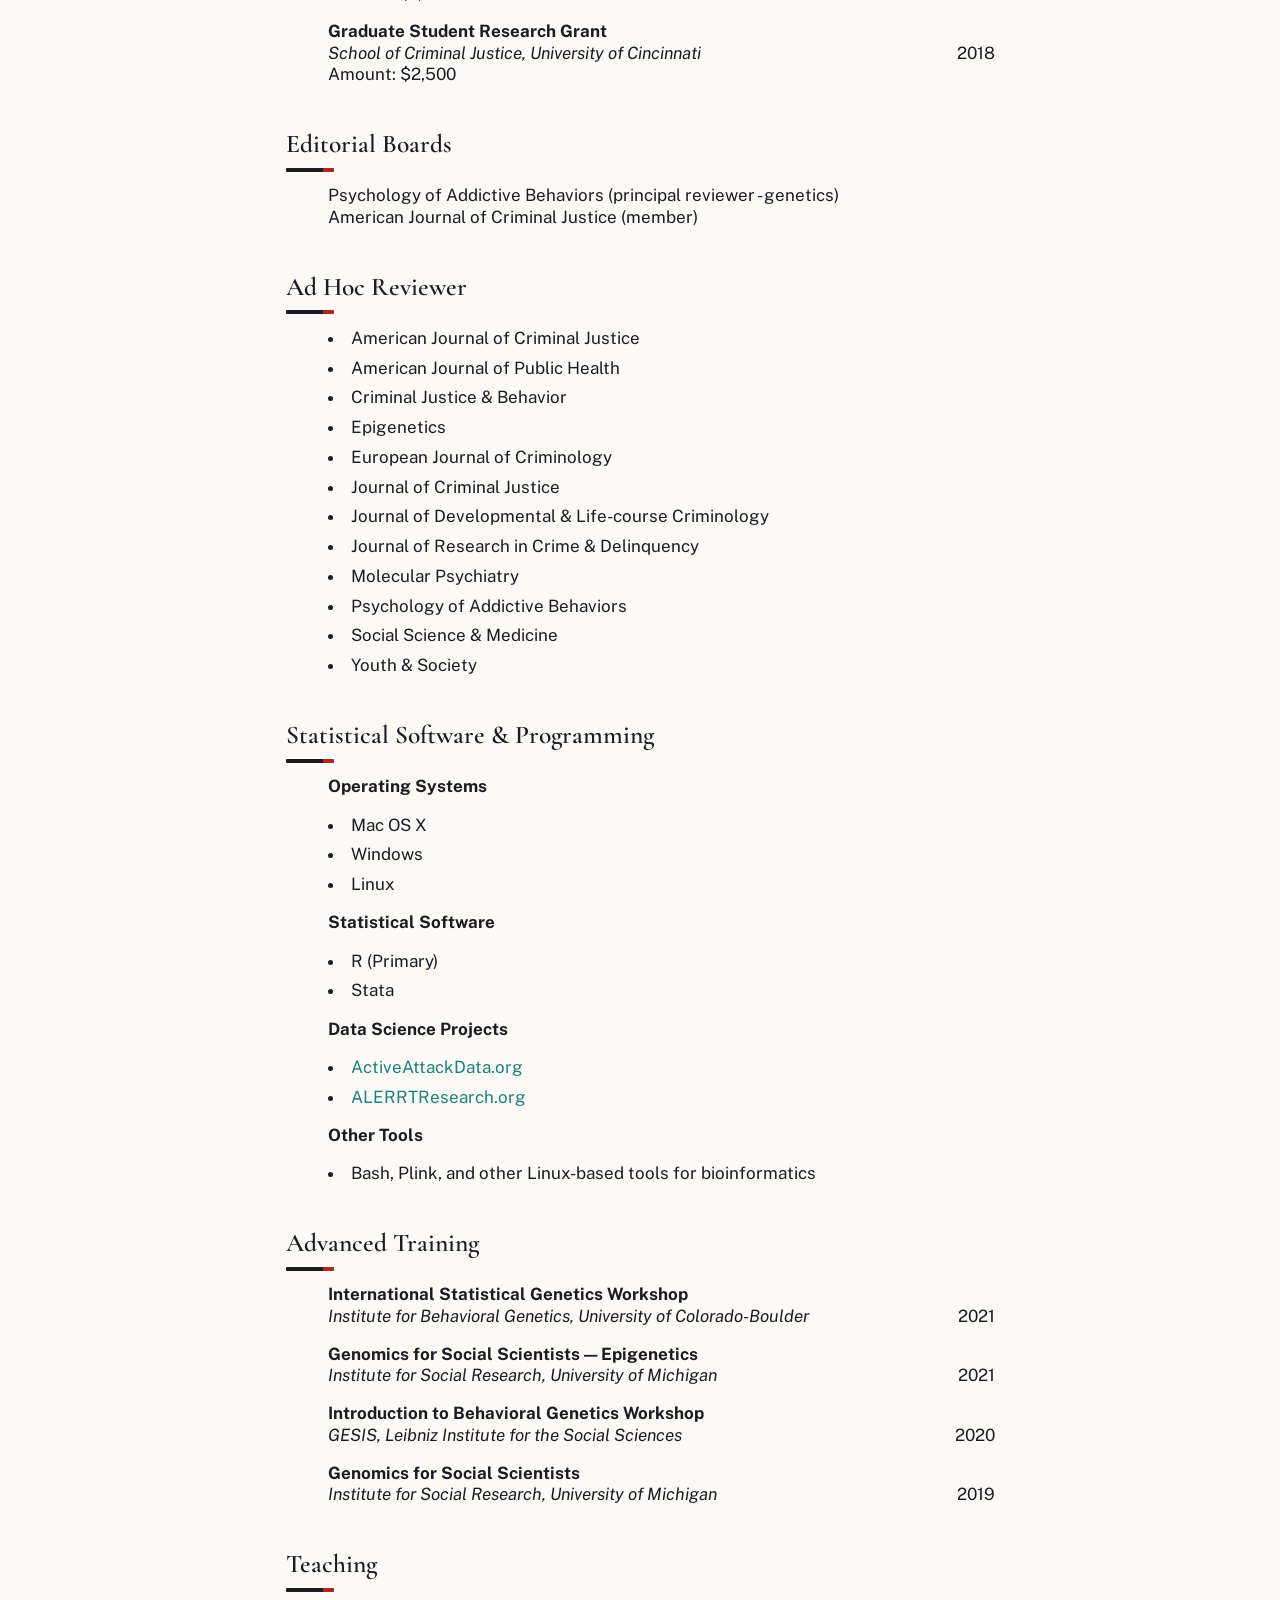
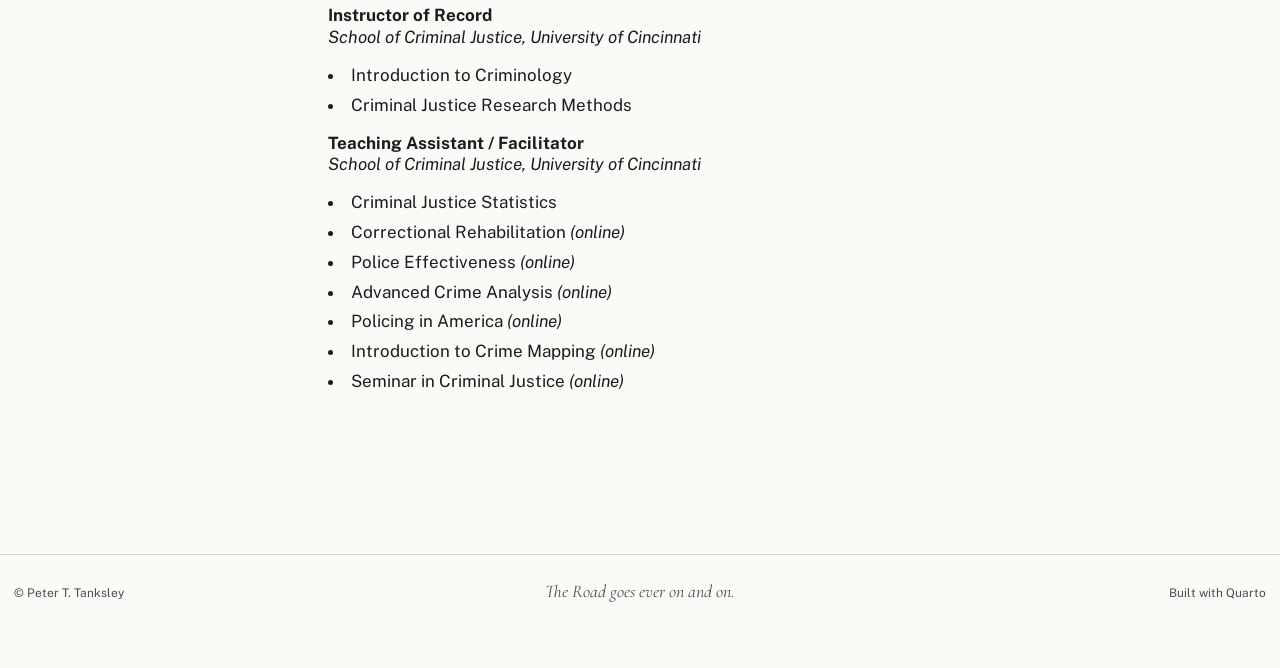
<file: 2_cv/tanksley_cv.html>
<!DOCTYPE html>
<html xmlns="http://www.w3.org/1999/xhtml" lang="en" xml:lang="en"><head>

<meta charset="utf-8">
<meta name="generator" content="quarto-1.10.18">

<meta name="viewport" content="width=device-width, initial-scale=1.0, user-scalable=yes">


<title>Curriculum Vitae – Peter T. Tanksley</title>
<style>
/* Default styles provided by pandoc.
** See https://pandoc.org/MANUAL.html#variables-for-html for config info.
*/
span.smallcaps{font-variant: small-caps;}
div.columns{display: flex; gap: 1.5em;}
div.column{flex: auto;}
@media screen {
div.columns{gap: min(4vw, 1.5em);}
div.column{overflow-x: auto;}
}
div.hanging-indent{margin-left: 1.5em; text-indent: -1.5em;}
ul.task-list{list-style: none;}
ul.task-list li input[type="checkbox"] {
  width: 0.8em;
  margin: 0 0.8em 0.2em -1em; /* quarto-specific, see https://github.com/quarto-dev/quarto-cli/issues/4556 */ 
  vertical-align: middle;
}
</style>


<script src="../site_libs/quarto-nav/quarto-nav.js"></script>
<script src="../site_libs/quarto-nav/headroom.min.js"></script>
<link href="../www/favicon.svg" rel="icon" type="image/svg+xml">
<script src="../site_libs/clipboard/clipboard.min.js"></script>
<script src="../site_libs/quarto-html/quarto.js" type="module"></script>
<script src="../site_libs/quarto-html/tabsets/tabsets.js" type="module"></script>
<script src="../site_libs/quarto-html/popper.min.js"></script>
<script src="../site_libs/quarto-html/tippy.umd.min.js"></script>
<script src="../site_libs/quarto-html/anchor.min.js"></script>
<link href="../site_libs/quarto-html/tippy.css" rel="stylesheet">
<link href="../site_libs/quarto-html/quarto-syntax-highlighting-73b0ff3878a4e6fc3716dc69a6aaefa3.css" rel="stylesheet" id="quarto-text-highlighting-styles">
<script src="../site_libs/bootstrap/bootstrap.min.js"></script>
<link href="../site_libs/bootstrap/bootstrap-icons.css" rel="stylesheet">
<link href="../site_libs/bootstrap/bootstrap-19489fe257261c5c6d334782de0df870.min.css" rel="stylesheet" append-hash="true" id="quarto-bootstrap" data-mode="light">
<link href="../site_libs/quarto-contrib/fontawesome6-6.7.2/all.min.css" rel="stylesheet">
<link href="../site_libs/quarto-contrib/fontawesome6-6.7.2/latex-fontsize.css" rel="stylesheet">
<script id="quarto-search-options" type="application/json">{
  "language": {
    "search-no-results-text": "No results",
    "search-matching-documents-text": "matching documents",
    "search-copy-link-title": "Copy link to search",
    "search-hide-matches-text": "Hide additional matches",
    "search-more-match-text": "more match in this document",
    "search-more-matches-text": "more matches in this document",
    "search-clear-button-title": "Clear",
    "search-text-placeholder": "",
    "search-detached-cancel-button-title": "Cancel",
    "search-submit-button-title": "Submit",
    "search-label": "Search"
  }
}</script>
<meta name="author" content="Peter T. Tanksley">


<link rel="stylesheet" href="tanksley_cv.css">
</head>

<body class="floating nav-fixed cv-page quarto-light">

<div id="quarto-search-results"></div>
  <header id="quarto-header" class="headroom fixed-top">
    <nav class="navbar navbar-expand-lg " data-bs-theme="dark">
      <div class="navbar-container container-fluid">
      <div class="navbar-brand-container mx-auto">
    <a class="navbar-brand" href="../index.html">
    <span class="navbar-title">Peter T. Tanksley</span>
    </a>
  </div>
          <button class="navbar-toggler" type="button" data-bs-toggle="collapse" data-bs-target="#navbarCollapse" aria-controls="navbarCollapse" role="menu" aria-expanded="false" aria-label="Toggle navigation" onclick="if (window.quartoToggleHeadroom) { window.quartoToggleHeadroom(); }">
  <span class="navbar-toggler-icon"></span>
</button>
          <div class="collapse navbar-collapse" id="navbarCollapse">
            <ul class="navbar-nav navbar-nav-scroll me-auto">
  <li class="nav-item dropdown ">
    <a class="nav-link dropdown-toggle" href="#" id="nav-menu-research" role="link" data-bs-toggle="dropdown" aria-expanded="false">
 <span class="menu-text">Research</span>
    </a>
    <ul class="dropdown-menu" aria-labelledby="nav-menu-research">    
        <li>
    <a class="dropdown-item" href="../research.html">
 <span class="dropdown-text">Research</span></a>
  </li>  
        <li>
    <a class="dropdown-item" href="../skilltree.html">
 <span class="dropdown-text">Skill tree</span></a>
  </li>  
        <li>
    <a class="dropdown-item" href="../projects.html">
 <span class="dropdown-text">Projects</span></a>
  </li>  
        <li>
    <a class="dropdown-item" href="../2_cv/tanksley_cv.html">
 <span class="dropdown-text">CV</span></a>
  </li>  
    </ul>
  </li>
  <li class="nav-item">
    <a class="nav-link" href="../news.html"> 
<span class="menu-text">News</span></a>
  </li>  
  <li class="nav-item">
    <a class="nav-link" href="../3_posts/posts.html"> 
<span class="menu-text">Left-hand Thoughts</span></a>
  </li>  
  <li class="nav-item">
    <a class="nav-link" href="../1_about/about.html"> 
<span class="menu-text">About</span></a>
  </li>  
</ul>
            <ul class="navbar-nav navbar-nav-scroll ms-auto">
  <li class="nav-item compact">
    <a class="nav-link" href="https://github.com/petertanksley"> <i class="bi bi-github" role="img" aria-label="GitHub">
</i> 
<span class="menu-text"></span></a>
  </li>  
  <li class="nav-item compact">
    <a class="nav-link" href="https://scholar.google.com/citations?user=YnIBrB8AAAAJ&amp;hl=en"> <i class="bi bi-mortarboard" role="img" aria-label="Google Scholar">
</i> 
<span class="menu-text"></span></a>
  </li>  
</ul>
          </div> <!-- /navcollapse -->
            <div class="quarto-navbar-tools">
</div>
      </div> <!-- /container-fluid -->
    </nav>
</header>
<!-- content -->
<div id="quarto-content" class="quarto-container page-columns page-rows-contents page-layout-article page-navbar">
<!-- sidebar -->
  <nav id="quarto-sidebar" class="sidebar collapse collapse-horizontal quarto-sidebar-collapse-item sidebar-navigation floating overflow-auto">
    <nav id="TOC" role="doc-toc" class="toc-active">
    <h2 id="toc-title">Sections</h2>
   
  <ul>
  <li><a href="#experience" id="toc-experience" class="nav-link active" data-scroll-target="#experience"><span class="smallcaps">Experience</span></a></li>
  <li><a href="#education" id="toc-education" class="nav-link" data-scroll-target="#education"><span class="smallcaps">Education</span></a></li>
  <li><a href="#research-concentrations" id="toc-research-concentrations" class="nav-link" data-scroll-target="#research-concentrations"><span class="smallcaps">Research Concentrations</span></a></li>
  <li><a href="#publications" id="toc-publications" class="nav-link" data-scroll-target="#publications"><span class="smallcaps">Publications</span></a>
  <ul class="collapse">
  <li><a href="#academic-articles" id="toc-academic-articles" class="nav-link" data-scroll-target="#academic-articles"><span class="smallcaps">Academic Articles</span></a></li>
  <li><a href="#preprints" id="toc-preprints" class="nav-link" data-scroll-target="#preprints"><span class="smallcaps">Preprints</span></a></li>
  </ul></li>
  <li><a href="#presentations" id="toc-presentations" class="nav-link" data-scroll-target="#presentations"><span class="smallcaps">Presentations</span></a>
  <ul class="collapse">
  <li><a href="#academic-conferences" id="toc-academic-conferences" class="nav-link" data-scroll-target="#academic-conferences"><span class="smallcaps">Academic Conferences</span></a></li>
  <li><a href="#invited-talks" id="toc-invited-talks" class="nav-link" data-scroll-target="#invited-talks"><span class="smallcaps">Invited Talks</span></a></li>
  </ul></li>
  <li><a href="#awards" id="toc-awards" class="nav-link" data-scroll-target="#awards"><span class="smallcaps">Awards</span></a></li>
  <li><a href="#funding" id="toc-funding" class="nav-link" data-scroll-target="#funding"><span class="smallcaps">Funding</span></a></li>
  <li><a href="#editorial-boards" id="toc-editorial-boards" class="nav-link" data-scroll-target="#editorial-boards"><span class="smallcaps">Editorial Boards</span></a></li>
  <li><a href="#ad-hoc-reviewer" id="toc-ad-hoc-reviewer" class="nav-link" data-scroll-target="#ad-hoc-reviewer"><span class="smallcaps">Ad Hoc Reviewer</span></a></li>
  <li><a href="#statistical-software-programming" id="toc-statistical-software-programming" class="nav-link" data-scroll-target="#statistical-software-programming"><span class="smallcaps">Statistical Software &amp; Programming</span></a></li>
  <li><a href="#advanced-training" id="toc-advanced-training" class="nav-link" data-scroll-target="#advanced-training"><span class="smallcaps">Advanced Training</span></a></li>
  <li><a href="#teaching" id="toc-teaching" class="nav-link" data-scroll-target="#teaching"><span class="smallcaps">Teaching</span></a></li>
  </ul>
<div class="quarto-alternate-formats"><h2>Other Formats</h2><ul><li><a href="tanksley_cv.pdf"><i class="bi bi-file-pdf"></i>PDF</a></li></ul></div></nav>
</nav>
<div id="quarto-sidebar-glass" class="quarto-sidebar-collapse-item" data-bs-toggle="collapse" data-bs-target=".quarto-sidebar-collapse-item"></div>
<!-- margin-sidebar -->
    <div id="quarto-margin-sidebar" class="sidebar margin-sidebar zindex-bottom">
    </div>
<!-- main -->
<main class="content" id="quarto-document-content">

<header id="title-block-header" class="quarto-title-block default">
<div class="quarto-title">
<h1 class="title">Curriculum Vitae</h1>
</div>



<div class="quarto-title-meta">

    
  
    
  </div>
  


</header>


<div class="no-print">
<p><a class="cv-download" href="tanksley_cv.pdf" download=""><i class="fa-solid fa-file-arrow-down" aria-label="file-arrow-down"></i> Download PDF</a></p>
</div>
<div class="print-only cv-print-name">
<p>Peter T. Tanksley</p>
</div>
<div class="print-only contact-block">
<p>Research Scientist, ALERRT Center, Texas State University</p>
<p><a href="mailto:peter_tanksley@txstate.edu">peter_tanksley@txstate.edu</a></p>
<p><a href="https://scholar.google.com/citations?user=YnIBrB8AAAAJ&amp;hl=en">Google Scholar</a> · <a href="https://orcid.org/0000-0002-3449-2838">ORCID</a> · <a href="https://github.com/petertanksley">GitHub</a> · <a href="https://www.linkedin.com/in/peter-tanksley-107008121">LinkedIn</a></p>
</div>
<div class="cv-header no-print">
<p><strong>Peter T. Tanksley</strong><br>
Research Scientist, ALERRT Center, Texas State University</p>
<p><a href="mailto:peter_tanksley@txstate.edu"><i class="fa-solid fa-envelope" aria-label="envelope"></i> peter_tanksley@txstate.edu</a> · <a href="https://scholar.google.com/citations?user=YnIBrB8AAAAJ&amp;hl=en" target="_blank"><i class="fa-brands fa-google-scholar" aria-label="google-scholar"></i> Google Scholar</a> · <a href="https://orcid.org/0000-0002-3449-2838" target="_blank"><i class="fa-brands fa-orcid" aria-label="orcid"></i> ORCID</a> · <a href="https://github.com/petertanksley" target="_blank"><i class="fa-brands fa-github" aria-label="github"></i> GitHub</a> · <a href="https://www.linkedin.com/in/peter-tanksley-107008121" target="_blank"><i class="fa-brands fa-linkedin" aria-label="linkedin"></i> LinkedIn</a></p>
</div>
<section id="experience" class="level2">
<h2 class="anchored" data-anchor-id="experience"><span class="smallcaps">Experience</span></h2>
<p><strong>Research Scientist</strong></p>
<div class="cv-indent">
<p><span class="smallcaps"><em>ALERRT Center, Texas State University</em></span> <span class="cvdate">2024-present</span><br>
Areas: First responder health/well-being, research design and analysis</p>
</div>
<p><strong>Postdoctoral Fellow</strong></p>
<div class="cv-indent">
<p><span class="smallcaps"><em>Population Research Center, University of Texas at Austin</em></span> <span class="cvdate">2020-2024</span><br>
Areas: Social Science Genomics/Epigenetics<br>
Supervisor: K. Paige Harden, Ph.D.</p>
</div>
</section>
<section id="education" class="level2">
<h2 class="anchored" data-anchor-id="education"><span class="smallcaps">Education</span></h2>
<p><strong>Doctor of Philosophy, Criminal Justice</strong></p>
<div class="cv-indent">
<p><span class="smallcaps"><em>University of Cincinnati</em></span><span class="cvdate">2020</span><br>
Dissertation: <em>From age to aging: Biological age and its role in the criminal career</em>.<br>
Chair: J.C. Barnes, Ph.D.</p>
</div>
<p><strong>Master of Science, Criminal Justice &amp; Criminology</strong></p>
<div class="cv-indent">
<p><span class="smallcaps"><em>University of Texas at San Antonio</em></span><span class="cvdate">2016</span><br>
Thesis: <em>Differential susceptibility in successful psychopathy.</em><br>
Chair: Jamie Newsome, Ph.D.</p>
</div>
<p><strong>Bachelor of Arts, Criminal Justice</strong></p>
<div class="cv-indent">
<p><span class="smallcaps"><em>University of Texas at San Antonio</em></span><span class="cvdate">2014</span><br>
Internship: Secret Service, San Antonio Field Office<br>
Minor: Biology</p>
</div>
</section>
<section id="research-concentrations" class="level2">
<h2 class="anchored" data-anchor-id="research-concentrations"><span class="smallcaps">Research Concentrations</span></h2>
<div class="cv-indent two-col">
<ul>
<li>First Responder Health &amp; Wellness</li>
<li>Biosocial Criminology &amp; Behavioral Genetics</li>
<li>Epigenetics &amp; Biological Aging</li>
<li>Law Enforcement Opinion &amp; Policy</li>
<li>Developmental &amp; Life-course Criminology</li>
</ul>
</div>
</section>
<section id="publications" class="level2">
<h2 class="anchored" data-anchor-id="publications"><span class="smallcaps">Publications</span></h2>
<!-- generated block: edit 5_skilltree/data/articles.yml and run 5_skilltree/R/render_cv_pubs.R -->
<!-- generated by 5_skilltree/R/render_cv_pubs.R from 5_skilltree/data/articles.yml; do not edit by hand -->
<section id="academic-articles" class="level3">
<h3 class="anchored" data-anchor-id="academic-articles"><span class="smallcaps">Academic Articles</span></h3>
<section id="section" class="level4">
<h4 class="anchored" data-anchor-id="section"><strong>2026</strong></h4>
<div class="pub-item">
<ol start="28" type="1">
<li><strong>Tanksley, Peter T.</strong>, Matthew W. Logan, &amp; J.C. Barnes.<br>“Correctional officer mortality in the United States, 2020–2023: Evidence from the National Occupational Mortality Surveillance program.” <em>American Journal of Public Health</em> (in press).</li>
</ol>
</div>
<div class="pub-item">
<ol start="27" type="1">
<li>Schwaba, Ted, Margaret L. Clapp Sullivan, Wonuola A. Akingbuwa, Kerli Ilves, <strong>Peter T. Tanksley</strong>, et al.<br>“Robust inference and correlates from genetic associations with personality.” <a href="https://doi.org/10.1038/s41586-026-10992-9" target="_blank"><em>Nature</em></a> (online first).</li>
</ol>
</div>
<div class="pub-item">
<ol start="26" type="1">
<li>McAllister, Matthew J., <strong>Peter T. Tanksley</strong>, M. Hunter Martaindale, Ashlyn DeArman, Milena Samora, Steven E. Martin, &amp; Drew E. Gonzalez.<br>“Inflammation on the Frontlines: Linking Salivary and Blood Biomarkers to Cardiometabolic Health and Physical Performance Parameters in Firefighters.” <a href="https://doi.org/10.1097/JOM.0000000000003792" target="_blank"><em>Journal of Occupational and Environmental Medicine</em></a> (online first).</li>
</ol>
</div>
<div class="pub-item">
<ol start="25" type="1">
<li>Eleuterio-da-Rocha, Joe, <strong>Peter T. Tanksley</strong>, M. Hunter Martaindale, Jack Johncox, &amp; J. Pete Blair.<br>“Striking or Grappling? Comparing Public and Officers’ Perceptions of Police Use of Force.” <a href="https://doi.org/10.1016/j.jcrimjus.2026.102601" target="_blank"><em>Journal of Criminal Justice</em></a>, 103, 102601.</li>
</ol>
</div>
<div class="pub-item">
<ol start="24" type="1">
<li>Wooldredge, John, Joshua C. Cochran, &amp; <strong>Peter T. Tanksley</strong>.<br>“Upstream and downstream racial disparities in prison rule violation processes.” <a href="https://doi.org/10.1177/00224278251411905" target="_blank"><em>Journal of Research in Crime &amp; Delinquency</em></a>, 63(2), 242–276.</li>
</ol>
</div>
<div class="pub-item">
<ol start="23" type="1">
<li><strong>Tanksley, Peter T.</strong>, J.C. Barnes, J. Pete Blair, &amp; M. Hunter Martaindale.<br>“Clarifying methods and interpretations in law enforcement mortality surveillance: Response to Kamal.” <a href="https://doi.org/10.1016/j.lana.2025.101330" target="_blank"><em>The Lancet Regional Health - Americas</em></a>, 53.</li>
</ol>
</div>
<div class="pub-item">
<ol start="22" type="1">
<li>Martaindale, M. Hunter &amp; <strong>Peter T. Tanksley</strong>.<br>“Public opinion and the immediate entry dilemma: A factorial survey experiment on active shooter response.” <a href="https://doi.org/10.1016/j.jcrimjus.2025.102578" target="_blank"><em>Journal of Criminal Justice</em></a>, 102, 102578.</li>
</ol>
</div>
</section>
<section id="section-1" class="level4">
<h4 class="anchored" data-anchor-id="section-1"><strong>2025</strong></h4>
<div class="pub-item">
<ol start="21" type="1">
<li><strong>Tanksley, Peter T.</strong>, J.C. Barnes, J. Pete Blair, &amp; M. Hunter Martaindale.<br>“Mortality among law enforcement officers in the United States: A population-wide analysis of the National Occupational Mortality Surveillance data, 2020-2023.” <a href="https://doi.org/10.1016/j.lana.2025.101270" target="_blank"><em>The Lancet Regional Health - Americas</em></a>, 52, 101270.</li>
</ol>
</div>
<div class="pub-item">
<ol start="20" type="1">
<li>Blair, Pete J., <strong>Peter T. Tanksley</strong>, Emily D. Spivey, &amp; M. Hunter Martaindale.<br>“To what are we inferring? The widespread misuse of inferential testing in the most cited criminology and criminal justice journals.” <a href="https://doi.org/10.1007/s12103-025-09845-4" target="_blank"><em>American Journal of Criminal Justice</em></a>, 51, 405–426.</li>
</ol>
</div>
<div class="pub-item">
<ol start="19" type="1">
<li>Blair, Pete J., M. Hunter Martaindale, <strong>Peter T. Tanksley</strong>, &amp; Jack D. Johncox.<br>“Active attacks with motor vehicles: A short report and case study of the 2025 New Year’s Day attack in New Orleans, LA.” <a href="https://doi.org/10.1007/s12103-025-09806-x" target="_blank"><em>American Journal of Criminal Justice</em></a>, 50, 1067–1074.</li>
</ol>
</div>
<div class="pub-item">
<ol start="18" type="1">
<li>deSteiguer, Abby J., Laurel A.S. Raffington, Aditi Sabhlok, <strong>Peter T. Tanksley</strong>, Elliot M. Tucker‐Drob, &amp; K. Paige Harden.<br>“Stability of aging- and cognition-related methylation profile scores across two waves in Children and Adolescents.” <a href="https://doi.org/10.1111/cdev.14239" target="_blank"><em>Child Development</em></a>, 96 (3), 1189-1206.</li>
</ol>
</div>
<div class="pub-item">
<ol start="17" type="1">
<li>Gonzalez, Drew E., Macilynn E. Coles, <strong>Peter T. Tanksley</strong>, M. Hunter Martaindale, Steven E. Martin, &amp; Matthew J. McAllister.<br>“Relationships between physiological stress biomarkers and cardiovascular disease risk factors among career firefighters.” <a href="https://doi.org/10.1097/JOM.0000000000003389" target="_blank"><em>Journal of Occupational and Environmental Medicine</em></a>, 67 (7), 535-541.</li>
</ol>
</div>
<div class="pub-item">
<ol start="16" type="1">
<li>McAllister, Matthew J., Caitlin Dodge, <strong>Peter T. Tanksley</strong>, M. Hunter Martaindale, Steven E. Martin, &amp; Drew E. Gonzalez.<br>“Markers of fitness, stress, and cardiometabolic disease risk among law enforcement officers.” <a href="https://doi.org/10.1097/JOM.0000000000003357" target="_blank"><em>Journal of Occupational and Environmental Medicine</em></a>, 67 (6), 437-444.</li>
</ol>
</div>
</section>
<section id="section-2" class="level4">
<h4 class="anchored" data-anchor-id="section-2"><strong>2024</strong></h4>
<div class="pub-item">
<ol start="15" type="1">
<li><strong>Tanksley, Peter T.</strong>, Sarah J. Brislin, Jasmin Wertz, Ronald de Vlaming, Natasia S. Courchesne-Krak, Travis T. Mallard, Laurel A. S. Raffington, Richard Karlsson Linner, Philipp Koellinger, Abraham A. Palmer, Sandra Sanchez-Roige, Irwin Waldman, Danielle Dick, Terrie E. Moffitt, Avshalom Caspi, &amp; K. Paige Harden.<br>“Do polygenic indices capture ‘direct’ effects on child externalizing behavior? Within-family analyses in two longitudinal birth cohorts.” <a href="https://doi.org/10.1177/21677026241260260" target="_blank"><em>Clinical Psychological Science</em></a>, 13 (2), 316-331.</li>
</ol>
</div>
<div class="pub-item">
<ol start="14" type="1">
<li>Barnes, J.C., Terrie E. Moffitt, <strong>Peter T. Tanksley</strong>, Shahin Tasharrofi, Richie Poulton, &amp; Avshalom Caspi.<br>“Using Risk of Crime Detection to Study Change in Mechanisms of Decision-Making.” <a href="https://psycnet.apa.org/manuscript/2024-76223-006.pdf" target="_blank"><em>Journal of Personality &amp; Social Psychology</em></a>, 126 (3), 477–491.</li>
</ol>
</div>
<div class="pub-item">
<ol start="13" type="1">
<li>Willems, Yayouk E., Abby deSteiguer, <strong>Peter T. Tanksley</strong>, Liza Vinnik, Deniz Främke, Aysu Okbay, David Richter, Gert G. Wagner, Ralph Hertwig, Philipp D. Koellinger, Elliot M. Tucker-Drob, K. Paige Harden, &amp; Laurel A.S. Raffington.<br>“Self-control is associated with health-relevant disparities in buccal DNA-methylation measures of biological aging in older adults.” <a href="https://doi.org/10.1186/s13148-024-01637-7" target="_blank"><em>Clinical Epigenetics</em></a>, 16 (22).</li>
</ol>
</div>
</section>
<section id="section-3" class="level4">
<h4 class="anchored" data-anchor-id="section-3"><strong>2023</strong></h4>
<div class="pub-item">
<ol start="12" type="1">
<li><strong>Tanksley, Peter T.</strong>, Matthew W. Logan, &amp; J.C. Barnes.<br>“History of incarceration and age-related neurodegeneration: Testing models of genetic and environmental risks in a longitudinal panel study of older adults.” <a href="https://doi.org/10.1371/journal.pone.0288303" target="_blank"><em>PLoS ONE</em></a>, 18 (12), e0288303.</li>
</ol>
</div>
<div class="pub-item">
<ol start="11" type="1">
<li>Williams, Camille M., Holly Poore, <strong>Peter T. Tanksley</strong>, Hyeokmoon Kweon, Natasia S. Courchesne-Krak, Diego Londono-Correa, Travis T. Mallard, Peter Barr, Philipp D. Koellinger, Irwin D. Waldman, Sandra Sanchez-Roige, K. Paige Harden, Abraham A Palmer, Danielle M. Dick, &amp; Richard Karlsson Linnér.<br>“Guidelines for evaluating the comparability of down-sampled GWAS summary statistics.” <a href="https://doi.org/10.1007/s10519-023-10152-z" target="_blank"><em>Behavior Genetics</em></a>, 53, 404–415.</li>
</ol>
</div>
<div class="pub-item">
<ol start="10" type="1">
<li>Raffington, Laurel A.S., <strong>Peter T. Tanksley</strong>, Liza Vinnik, Aditi Sabhlok, Megan Patterson, Travis T. Mallard, Margherita Malanchini, Ziada Ayorech, Elliot M. Tucker-Drob, &amp; K. Paige Harden.<br>“Associations of DNA-methylation measures of biological aging with social disparities in child and adolescent mental health.” <a href="https://doi.org/10.1177/21677026231186802" target="_blank"><em>Clinical Psychological Science</em></a>, 34 (2), 170–185.</li>
</ol>
</div>
<div class="pub-item">
<ol start="9" type="1">
<li>Wertz, Jasmin, Terrie E. Moffitt, Louise Arseneault, J.C. Barnes, Michel Boivin, David L. Corcoran, Andrea Danese, Robert J. Hancox, HonaLee Harrington, Renate M. Houts, Stephanie Langevin, Hexuan Liu, Richie Poulton, Karen Sugden, <strong>Peter T. Tanksley</strong>, Benjamin S. Williams, &amp; Avshalom Caspi.<br>“Genetic associations with parental investment from conception to wealth inheritance: 30,000 parents in six cohorts.” <a href="https://doi.org/10.1038/s41562-023-01618-5" target="_blank"><em>Nature Human Behavior</em></a>, 7, 1388–1401.</li>
</ol>
</div>
</section>
<section id="section-4" class="level4">
<h4 class="anchored" data-anchor-id="section-4"><strong>2022</strong></h4>
<div class="pub-item">
<ol start="8" type="1">
<li>Langevin, Stephanie, Avshalom Caspi, J.C. Barnes, Grace Brennan, Richie Poulton, Suzanne C. Purdy, Sandhya Ramrakha, <strong>Peter T. Tanksley</strong>, Peter R. Thorne, Graham Wilson, &amp; Terrie E. Moffitt.<br>“Life-course persistent antisocial behavior and accelerated biological aging in a longitudinal birth cohort.” <a href="https://doi.org/10.3390/ijerph192114402" target="_blank"><em>The International Journal of Environmental Research and Public Health</em></a>, 19 (21), 14402.</li>
</ol>
</div>
<div class="pub-item">
<ol start="7" type="1">
<li>Raffington, Laurel A.S., <strong>Peter T. Tanksley</strong>, Aditi Sabhlok, Liza Vinnik, Travis T. Mallard, Lucy King, Bridget Goosby, K. Paige Harden, &amp; Elliot M. Tucker-Drob.<br>“Socially stratified epigenetic profiles are associated with cognitive functioning in children and adolescents.” <a href="https://doi.org/10.1177/09567976221122760" target="_blank"><em>Psychological Science</em></a>, 34 (2), 170-185.</li>
</ol>
</div>
<div class="pub-item">
<ol start="6" type="1">
<li>Liu, Hexuan, <strong>Peter T. Tanksley</strong>, Ryan T. Motz, Rachel M. Kail, &amp; J.C. Barnes.<br>“Incarceration, polygenic risk, and depressive symptoms among males in late adulthood.” <a href="https://doi.org/10.1016/j.ssresearch.2021.102683" target="_blank"><em>Social Science Research</em></a>, 104, 102683.</li>
</ol>
</div>
</section>
<section id="section-5" class="level4">
<h4 class="anchored" data-anchor-id="section-5"><strong>2021</strong></h4>
<div class="pub-item">
<ol start="5" type="1">
<li>Liu, Hexuan, Ryan T. Motz, <strong>Peter T. Tanksley</strong>, J.C. Barnes, &amp; Kathleen Mullan Harris.<br>“Adolescent criminal justice involvement, educational attainment, and genetic inheritance: Testing an integrative model using the Add Health data.” <a href="https://doi.org/10.1007/s40865-021-00166-8" target="_blank"><em>Journal of Developmental &amp; Life-Course Criminology</em></a>, 7 (2), 195-228.</li>
</ol>
</div>
</section>
<section id="section-6" class="level4">
<h4 class="anchored" data-anchor-id="section-6"><strong>2020</strong></h4>
<div class="pub-item">
<ol start="4" type="1">
<li><strong>Tanksley, Peter T.</strong>, J.C. Barnes, Brian Boutwell, Avshalom Caspi, &amp; Terrie E. Moffitt.<br>“Identifying pathways to polyvictimization: Evidence from a longitudinal cohort study of twins from the United Kingdom.” <a href="https://doi.org/10.1007/s11292-020-09422-1" target="_blank"><em>Journal of Experimental Criminology</em></a>, 16 (3), 431-461.</li>
</ol>
</div>
</section>
<section id="section-7" class="level4">
<h4 class="anchored" data-anchor-id="section-7"><strong>2019</strong></h4>
<div class="pub-item">
<ol start="3" type="1">
<li>Barnes, J.C., Hexuan Liu, Ryan T. Motz, <strong>Peter T. Tanksley</strong>, Rachel M. Kail, Amber L. Beckley, Daniel W. Belsky, Benjamin W. Domingue, Terrie E. Moffitt, Travis C. Pratt, &amp; Jasmin Wertz.<br>“The propensity for aggressive behavior and lifetime incarceration risk: A test for gene-environment interaction (G×E) using whole-genome data.” <a href="https://doi.org/10.1016/j.avb.2019.07.002" target="_blank"><em>Aggression &amp; Violent Behavior</em></a>, 49, 101307.</li>
</ol>
</div>
<div class="pub-item">
<ol start="2" type="1">
<li><strong>Tanksley, Peter T.</strong>, Ryan T. Motz, Rachel M. Kail, J.C. Barnes, &amp; Hexuan Liu.<br>“The genome-wide study of human social behavior and its application in sociology.” <a href="https://doi.org/10.3389/fsoc.2019.00053" target="_blank"><em>Frontiers of Sociology</em></a>, 4 (53), 1-10.</li>
</ol>
</div>
<div class="pub-item">
<ol type="1">
<li>Motz, Ryan M., <strong>Peter T. Tanksley</strong>, Hexuan Liu, Tesfaye B. Mersha, &amp; J.C. Barnes.<br>“Every contact leaves a trace: Contact with the criminal justice system, life outcomes, and the intersection with genetics.” <a href="https://doi.org/10.1016/j.copsyc.2018.09.008" target="_blank"><em>Current Opinion in Psychology</em></a>, 27, 82-87.</li>
</ol>
</div>
</section>
</section>
<section id="preprints" class="level3">
<h3 class="anchored" data-anchor-id="preprints"><span class="smallcaps">Preprints</span></h3>
<div class="cv-indent">
<p>Deniz Fraemke, Lena Paulus, Isabel K. Schuurmans, J.-H. Walter, Darina Czamara, Alicia M. Schowe, Abby J. deSteiguer, <strong>Peter T. Tanksley</strong>, et al.<br>
“Developmental correlates of epigenetic and polygenic indices of cognition and educational attainment from birth to young adulthood.” <a href="https://doi.org/10.64898/2026.04.01.715866" target="_blank"><em>BioRxiv</em></a>.</p>
</div>
<div class="cv-indent">
<p>Williams, Camille M., Holly E. Poore, Diego Londono-Correa, Yuchen Ning, Natasia S. Courchesne-Krak, Maia Choi, Justin D. Tubbs, Matthew Rosenblatt, <strong>Peter T. Tanksley</strong>, et al.<br>
“Genomic insights into substance use and disinhibitory disorders.” <a href="https://doi.org/10.64898/2026.02.09.26344198" target="_blank"><em>MedRxiv</em></a>.</p>
</div>
</section>
</section>
<section id="presentations" class="level2">
<h2 class="anchored" data-anchor-id="presentations"><span class="smallcaps">Presentations</span></h2>
<section id="academic-conferences" class="level3">
<h3 class="anchored" data-anchor-id="academic-conferences"><span class="smallcaps">Academic Conferences</span></h3>
<section id="section-8" class="level4">
<h4 class="anchored" data-anchor-id="section-8"><strong>2025</strong></h4>
<div class="cv-indent">
<p><strong>Tanksley, Peter T.</strong>, J.C. Barnes, J. Pete Blair, &amp; M. Hunter Martaindale.<br>
“Leading causes of death among law enforcement occupations: New evidence from the National Occupational Mortality Surveillance data”. Presented at the annual conference for the International Association of Chiefs of Police, October, Denver, CO.</p>
</div>
</section>
<section id="section-9" class="level4">
<h4 class="anchored" data-anchor-id="section-9"><strong>2024</strong></h4>
<div class="cv-indent">
<p><strong>Tanksley, Peter T.</strong><br>
“Introducing the Active Attack Data Explorer”. Presented at the ALERRT Conference, December, San Marcos, TX.</p>
</div>
</section>
<section id="section-10" class="level4">
<h4 class="anchored" data-anchor-id="section-10"><strong>2023</strong></h4>
<div class="cv-indent">
<p><strong>Tanksley, Peter T.</strong><br>
“The incarceration experience, health, and biological aging: Evidence from the Midlife in the United States (MIDUS) study.” Paper presented at the annual conference for the American Society of Criminology, November, Philadelphia, PA.</p>
</div>
<div class="cv-indent">
<p><strong>Tanksley, Peter T.</strong>, Matthew W. Logan, &amp; J.C. Barnes.<br>
“History of incarceration and age-related neurodegeneration: Testing models of genetic and environmental risks in a longitudinal panel study of older adults.” Paper presented at the annual conference for the American Society of Criminology, November, Philadelphia, PA.</p>
</div>
</section>
<section id="section-11" class="level4">
<h4 class="anchored" data-anchor-id="section-11"><strong>2022</strong></h4>
<div class="cv-indent">
<p><strong>Tanksley, Peter T.</strong>, Sarah J. Brislin, Jasmin Wertz, Travis T. Mallard, &amp; K. Paige Harden.<br>
“Identifying genetic and environmental pathways for the development of externalizing behavior using within-family genomic data.” Paper presented at the annual conference for the Behavior Genetics Association, June, Los Angeles, CA.</p>
</div>
</section>
<section id="section-12" class="level4">
<h4 class="anchored" data-anchor-id="section-12"><strong>2021</strong></h4>
<div class="cv-indent">
<p><strong>Tanksley, Peter T.</strong> &amp; J.C. Barnes.<br>
“Early criminal justice contact and accelerated biological aging throughout adulthood.” Paper presented at the annual conference for the American Society of Criminology, November, Chicago, IL.</p>
</div>
<div class="cv-indent">
<p><strong>Tanksley, Peter T.</strong><br>
“Evidence of accelerated aging among Americans with a history of incarceration.” Paper presented at the annual conference for the American Society of Criminology, November, Chicago, IL.</p>
</div>
<div class="cv-indent">
<p><strong>Tanksley, Peter T.</strong><br>
“Evidence of accelerated aging among Americans with a history of incarceration.” Paper presented virtually at the annual conference for Integrating Genetics and Social Sciences, October, Boulder, CO.</p>
</div>
</section>
<section id="section-13" class="level4">
<h4 class="anchored" data-anchor-id="section-13"><strong>2020</strong></h4>
<div class="cv-indent">
<p><strong>Tanksley, Peter T.</strong><br>
“Aging out: Biological age and its role in the criminal career.” Paper and poster presented virtually at the annual conference for Integrating Genetics and Social Sciences, October, Boulder, CO.</p>
</div>
</section>
<section id="section-14" class="level4">
<h4 class="anchored" data-anchor-id="section-14"><strong>2019</strong></h4>
<div class="cv-indent">
<p><strong>Tanksley, Peter T.</strong><br>
“Identifying psychological pathways to polyvictimization.” Paper presented at the annual conference for the American Society of Criminology, November, San Francisco, CA.</p>
</div>
<div class="cv-indent">
<p>Barnes, J.C., <strong>Peter T. Tanksley</strong>, &amp; Terrie E. Moffitt.<br>
“Perceptions of punishment risk from adolescence to middle adulthood.” Paper presented at the annual conference for the American Society of Criminology, November, San Francisco, CA.</p>
</div>
<div class="cv-indent">
<p><strong>Tanksley, Peter T.</strong>, &amp; Jorim J. Tielbeek, for the Broad Antisocial Behavior Consortium.<br>
“A new genome-wide association study of antisocial behavior: Expanding the BroadABC.” Paper presented at the annual conference for the American Society of Criminology, November, San Francisco, CA.</p>
</div>
<div class="cv-indent">
<p><strong>Tanksley, Peter T.</strong>, &amp; Jorim J. Tielbeek, for the Broad Antisocial Behavior Consortium.<br>
“A new genome-wide association study of antisocial behavior: Expanding the BroadABC.” Paper and poster presented at the annual conference for Integrating Genetics and Social Sciences, October, Boulder, CO.</p>
</div>
</section>
<section id="section-15" class="level4">
<h4 class="anchored" data-anchor-id="section-15"><strong>2018</strong></h4>
<div class="cv-indent">
<p><strong>Tanksley, Peter T.</strong>, Ryan T. Motz, Hexuan Liu, J.C. Barnes, Brian Boutwell, Avshalom Caspi, &amp; Terrie E. Moffitt.<br>
“Victimization and the effects of cognitive traits: A discordant MZ-twin approach.” Paper presented at the annual conference for the American Society of Criminology, November, Atlanta, GA.</p>
</div>
<div class="cv-indent">
<p>Liu, Hexuan, <strong>Peter T. Tanksley</strong>, Ryan T. Motz, &amp; J.C. Barnes.<br>
“Incarceration risk, genetic inheritance, and depression over the life-course.” Paper and poster presented at the annual conference for Integrating Genetics and Social Sciences, October, Boulder, CO.</p>
</div>
</section>
<section id="section-16" class="level4">
<h4 class="anchored" data-anchor-id="section-16"><strong>2017</strong></h4>
<div class="cv-indent">
<p><strong>Tanksley, Peter T.</strong> &amp; J.C. Barnes.<br>
“Geri-paths: Testing the effects of age on neurophysiological functioning in psychopathic individuals.” Paper presented at the annual conference for the America Society of Criminology, November, Philadelphia, PA.</p>
</div>
</section>
<section id="section-17" class="level4">
<h4 class="anchored" data-anchor-id="section-17"><strong>2016</strong></h4>
<div class="cv-indent">
<p><strong>Tanksley, Peter T.</strong> &amp; Jamie Newsome.<br>
“Differential susceptibility in psychopathic subtypes: The role of genetic plasticity in the development of successful psychopaths.” Poster presented at the annual conference for the American Society of Criminology, November, New Orleans, LA.</p>
</div>
</section>
<section id="section-18" class="level4">
<h4 class="anchored" data-anchor-id="section-18"><strong>2015</strong></h4>
<div class="cv-indent">
<p><strong>Tanksley, Peter T.</strong>, Jamie Newsome, &amp; James V. Ray.<br>
“Genetic and environmental influences on the relationship between callous-unemotional traits and delinquency.” Poster presented at the annual conference for the American Society of Criminology, November, Washington, D.C.</p>
</div>
</section>
</section>
<section id="invited-talks" class="level3">
<h3 class="anchored" data-anchor-id="invited-talks"><span class="smallcaps">Invited Talks</span></h3>
<section id="section-19" class="level4">
<h4 class="anchored" data-anchor-id="section-19"><strong>2026</strong></h4>
<div class="cv-indent">
<p>“A national-level assessment of LEO mortality” Presented to the Police Executive Research Forum (PERF) annual meeting, Los Angeles, CA, USA.</p>
</div>
<div class="cv-indent">
<p>“Go analog, baby! Epigenetics &amp; Social Science Research” Presented to the Biosocial Criminology doctoral course for the School of Criminal Justice, University of Cincinnati, Cincinnati, OH, USA.</p>
</div>
</section>
<section id="section-20" class="level4">
<h4 class="anchored" data-anchor-id="section-20"><strong>2024</strong></h4>
<div class="cv-indent">
<p>“Linking incarceration and health: A tale of three models” Presented to the Correctional Systems and Practices undergraduate course for the School of Criminal Justice and Criminology, Texas State University, San Marcos, TX, USA.</p>
</div>
<div class="cv-indent">
<p>“Go analog, baby! Epigenetics &amp; Social Science Research” Presented to the Biosocial Criminology doctoral course for the School of Criminal Justice, University of Cincinnati, Cincinnati, OH, USA.</p>
</div>
</section>
<section id="section-21" class="level4">
<h4 class="anchored" data-anchor-id="section-21"><strong>2023</strong></h4>
<div class="cv-indent">
<p>“Linking incarceration and health: A tale of three models” Presented to the Correctional Systems and Practices undergraduate course for the School of Criminal Justice and Criminology, Texas State University, San Marcos, TX, USA.</p>
</div>
<div class="cv-indent">
<p>“The biosocial lens.” Presented to the Correctional Systems and Practices undergraduate course for the School of Criminal Justice and Criminology, Texas State University, San Marcos, TX, USA.</p>
</div>
<div class="cv-indent">
<p>“The role of environmental factors in a genetic predictor of externalizing behavior: Evidence across development in two UK-based cohorts.” Presented at the Open Research Meeting, hosted by the Externalizing Consortium (virtual).</p>
</div>
<div class="cv-indent">
<p>“The role of environmental factors in a genetic predictor of externalizing behavior: Evidence across development in two UK-based cohorts.” Presented to the Department of Sociology, Purdue University, West Lafayette, IN, USA.</p>
</div>
</section>
<section id="section-22" class="level4">
<h4 class="anchored" data-anchor-id="section-22"><strong>2022</strong></h4>
<div class="cv-indent">
<p>“Direct genetic effects are the primary drivers of externalizing genetics during development.” Presented to the Biosocial Working Group, University of Texas at Austin, Austin, TX, USA.</p>
</div>
</section>
<section id="section-23" class="level4">
<h4 class="anchored" data-anchor-id="section-23"><strong>2021</strong></h4>
<div class="cv-indent">
<p>“Crime and biological aging.” Presented to the School of Social Sciences, University of Bialystok, Bialystok, Poland.</p>
</div>
</section>
<section id="section-24" class="level4">
<h4 class="anchored" data-anchor-id="section-24"><strong>2019</strong></h4>
<div class="cv-indent">
<p>“Research discussion: ‘Identifying pathways to polyvictimization.’” Presented to the “Criminal Justice Research Methods” course at the University of Cincinnati, Cincinnati, OH, USA.</p>
</div>
</section>
<section id="section-25" class="level4">
<h4 class="anchored" data-anchor-id="section-25"><strong>2018</strong></h4>
<div class="cv-indent">
<p>“Criminogenomics: The study of crime in a postgenomic era.” Presented to the “Introduction to Criminological Theory” course at the University of Cincinnati, Cincinnati, OH, USA.</p>
</div>
<div class="cv-indent">
<p>“Geri-paths: Testing the effects of age on neurophysiological functioning in psychopathic individuals.” Presented at the Research + Innovation Week at the University of Cincinnati, Cincinnati, OH, USA.</p>
</div>
</section>
</section>
</section>
<section id="awards" class="level2">
<h2 class="anchored" data-anchor-id="awards"><span class="smallcaps">Awards</span></h2>
<p><strong>Early Career Award</strong></p>
<div class="cv-indent">
<p><span class="smallcaps"><em>Division of Biopsychosocial Criminology, American Society of Criminology</em></span> <span class="cvdate">2023</span></p>
</div>
</section>
<section id="funding" class="level2">
<h2 class="anchored" data-anchor-id="funding"><span class="smallcaps">Funding</span></h2>
<div class="cv-indent">
<p><strong>Substance Use Involvement in Law Enforcement Officer Mortality: An Investigation of National Death Certificate Data</strong><br>
<span class="smallcaps"><em>National Institute on Drug Abuse, National Institutes of Health (R01)</em></span> <span style="float: right">2026</span><br>
Role: PI (Co-PI: Seth Watts) | Amount: $505,783 (Under review)</p>
</div>
<div class="cv-indent">
<p><strong>Extreme Risk Protection Orders and Firearm Suicide in New York: A Multi-State and Within-State Evaluation</strong><br>
<span class="smallcaps"><em>Regional Gun Violence Research Consortium</em></span> <span style="float: right">2026</span><br>
Role: Co-PI (PI: M. Hunter Martaindale) | Amount: $49,999</p>
</div>
<div class="cv-indent">
<p><strong>Educating Attention for High-Stakes Decisions: An Ecological Dynamics Approach in Use-of-Force Contexts</strong><br>
<span class="smallcaps"><em>Decision, Risk and Management Sciences program, The National Science Foundation</em></span> <span style="float: right">2025</span><br>
Amount: $939,016 (Unfunded)</p>
</div>
<div class="cv-indent">
<p><strong>Improving Law Enforcement Officers’ Ability to Correctly Identify Weapons Through Training the Visual System</strong><br>
<span class="smallcaps"><em>Perception, Action, &amp; Cognition Program, The National Science Foundation</em></span> <span style="float: right">2024</span><br>
Amount: $517,088 (Unfunded)</p>
</div>
<div class="cv-indent">
<p><strong>Graduate Study &amp; Faculty Research Mentoring Grant</strong><br>
<span class="smallcaps"><em>College of Education, Criminal Justice, &amp; Human Services, University of Cincinnati</em></span> <span style="float: right">2020</span><br>
Amount: $1,000</p>
</div>
<div class="cv-indent">
<p><strong>Research Fellowship Grant</strong><br>
<span class="smallcaps"><em>Graduate Student Government Association, University of Cincinnati</em></span> <span style="float: right">2020</span><br>
Amount: $1,200</p>
</div>
<div class="cv-indent">
<p><strong>Graduate Student Research Grant</strong><br>
<span class="smallcaps"><em>School of Criminal Justice, University of Cincinnati</em></span> <span style="float: right">2018</span><br>
Amount: $2,500</p>
</div>
</section>
<section id="editorial-boards" class="level2">
<h2 class="anchored" data-anchor-id="editorial-boards"><span class="smallcaps">Editorial Boards</span></h2>
<div class="cv-indent">
<p>Psychology of Addictive Behaviors (principal reviewer - genetics)<br>
American Journal of Criminal Justice (member)</p>
</div>
</section>
<section id="ad-hoc-reviewer" class="level2">
<h2 class="anchored" data-anchor-id="ad-hoc-reviewer"><span class="smallcaps">Ad Hoc Reviewer</span></h2>
<div class="cv-indent two-col">
<ul>
<li>American Journal of Criminal Justice</li>
<li>American Journal of Public Health</li>
<li>Criminal Justice &amp; Behavior</li>
<li>Epigenetics</li>
<li>European Journal of Criminology</li>
<li>Journal of Criminal Justice</li>
<li>Journal of Developmental &amp; Life-course Criminology</li>
<li>Journal of Research in Crime &amp; Delinquency</li>
<li>Molecular Psychiatry</li>
<li>Psychology of Addictive Behaviors</li>
<li>Social Science &amp; Medicine</li>
<li>Youth &amp; Society</li>
</ul>
</div>
</section>
<section id="statistical-software-programming" class="level2">
<h2 class="anchored" data-anchor-id="statistical-software-programming"><span class="smallcaps">Statistical Software &amp; Programming</span></h2>
<div class="cv-indent">
<p><strong>Operating Systems</strong></p>
<ul>
<li>Mac OS X</li>
<li>Windows</li>
<li>Linux</li>
</ul>
</div>
<div class="cv-indent">
<p><strong>Statistical Software</strong></p>
<ul>
<li>R (Primary)</li>
<li>Stata</li>
</ul>
</div>
<div class="cv-indent">
<p><strong>Data Science Projects</strong></p>
<ul>
<li><a href="https://alerrt-research.github.io/PROJ_activeattack_website/" target="_blank">ActiveAttackData.org</a></li>
<li><a href="https://alerrtresearch.org/" target="_blank">ALERRTResearch.org</a></li>
</ul>
</div>
<div class="cv-indent">
<p><strong>Other Tools</strong></p>
<ul>
<li>Bash, Plink, and other Linux-based tools for bioinformatics</li>
</ul>
</div>
</section>
<section id="advanced-training" class="level2">
<h2 class="anchored" data-anchor-id="advanced-training"><span class="smallcaps">Advanced Training</span></h2>
<div class="cv-indent">
<p><strong>International Statistical Genetics Workshop</strong><br>
<span class="smallcaps"><em>Institute for Behavioral Genetics, University of Colorado-Boulder</em></span><span style="float: right">2021</span></p>
</div>
<div class="cv-indent">
<p><strong>Genomics for Social Scientists — Epigenetics</strong><br>
<span class="smallcaps"><em>Institute for Social Research, University of Michigan</em></span><span style="float: right">2021</span></p>
</div>
<div class="cv-indent">
<p><strong>Introduction to Behavioral Genetics Workshop</strong><br>
<span class="smallcaps"><em>GESIS, Leibniz Institute for the Social Sciences</em></span><span style="float: right">2020</span></p>
</div>
<div class="cv-indent">
<p><strong>Genomics for Social Scientists</strong><br>
<span class="smallcaps"><em>Institute for Social Research, University of Michigan</em></span> <span style="float: right">2019</span></p>
</div>
</section>
<section id="teaching" class="level2">
<h2 class="anchored" data-anchor-id="teaching"><span class="smallcaps">Teaching</span></h2>
<div class="cv-indent">
<p><strong>Instructor of Record</strong><br>
<span class="smallcaps"><em>School of Criminal Justice, University of Cincinnati</em></span></p>
<div class="two-col">
<ul>
<li>Introduction to Criminology</li>
<li>Criminal Justice Research Methods</li>
</ul>
</div>
</div>
<div class="cv-indent">
<p><strong>Teaching Assistant / Facilitator</strong><br>
<span class="smallcaps"><em>School of Criminal Justice, University of Cincinnati</em></span></p>
<div class="two-col">
<ul>
<li>Criminal Justice Statistics</li>
<li>Correctional Rehabilitation <em>(online)</em></li>
<li>Police Effectiveness <em>(online)</em></li>
<li>Advanced Crime Analysis <em>(online)</em></li>
<li>Policing in America <em>(online)</em></li>
<li>Introduction to Crime Mapping <em>(online)</em></li>
<li>Seminar in Criminal Justice <em>(online)</em></li>
</ul>
</div>
</div>
<!-- generated by 4_stickers/hexband.R; do not edit by hand -->
<div class="hexband" aria-hidden="true">
<img src="../www/hex/blank.png" alt="" style="--c:0;--r:0">
<img src="../www/hex/blank.png" alt="" style="--c:1;--r:0">
<img src="../www/hex/blank.png" alt="" style="--c:-0.5;--r:1">
<img src="../www/hex/blank.png" alt="" style="--c:0.5;--r:1">
<img src="../www/hex/genomics.png" alt="Genomics hex sticker" style="--c:0;--r:2">
<img src="../www/hex/blank.png" alt="" style="--c:-0.5;--r:3">
<img src="../www/hex/blank.png" alt="" style="--c:-0.5;--r:5">
<img src="../www/hex/left-hand-thoughts.png" alt="Left-hand Thoughts hex sticker" style="--c:0.5;--r:5">
<img src="../www/hex/blank.png" alt="" style="--c:0;--r:6">
<img src="../www/hex/blank.png" alt="" style="--c:1;--r:6">
<img src="../www/hex/blank.png" alt="" style="--c:-0.5;--r:7">
<img src="../www/hex/projects.png" alt="Projects hex sticker" style="--c:0.5;--r:7">
<img src="../www/hex/blank.png" alt="" style="--c:0;--r:8">
<img src="../www/hex/responders.png" alt="First responder mortality hex sticker" style="--c:1;--r:8">
<img src="../www/hex/blank.png" alt="" style="--c:-0.5;--r:9">
<img src="../www/hex/blank.png" alt="" style="--c:0;--r:10">
<img src="../www/hex/research.png" alt="Research hex sticker" style="--c:1;--r:10">
<img src="../www/hex/blank.png" alt="" style="--c:-0.5;--r:11">
<img src="../www/hex/criminology.png" alt="Criminology hex sticker" style="--c:0.5;--r:11">
<img src="../www/hex/puzzled.png" alt="Puzzled Peter hex sticker" style="--c:0;--r:12">
<img src="../www/hex/blank.png" alt="" style="--c:1;--r:12">
<img src="../www/hex/blank.png" alt="" style="--c:-0.5;--r:13">
<img src="../www/hex/blank.png" alt="" style="--c:0;--r:14">
<img src="../www/hex/blank.png" alt="" style="--c:-0.5;--r:15">
<img src="../www/hex/blank.png" alt="" style="--c:0.5;--r:15">
<img src="../www/hex/blank.png" alt="" style="--c:0;--r:16">
<img src="../www/hex/blank.png" alt="" style="--c:-0.5;--r:17">
<img src="../www/hex/blank.png" alt="" style="--c:1;--r:18">
<img src="../www/hex/blank.png" alt="" style="--c:-0.5;--r:19">
<img src="../www/hex/blank.png" alt="" style="--c:0.5;--r:19">
<img src="../www/hex/blank.png" alt="" style="--c:0;--r:20">
<img src="../www/hex/blank.png" alt="" style="--c:1;--r:20">
<img src="../www/hex/blank.png" alt="" style="--c:-0.5;--r:21">
<img src="../www/hex/blank.png" alt="" style="--c:0.5;--r:21">
<img src="../www/hex/blank.png" alt="" style="--c:1.5;--r:21">
</div>


</section>

</main> <!-- /main -->
<script id="quarto-html-after-body" type="application/javascript">
  window.document.addEventListener("DOMContentLoaded", function (event) {
    const icon = "";
    const anchorJS = new window.AnchorJS();
    anchorJS.options = {
      placement: 'right',
      icon: icon
    };
    anchorJS.add('.anchored');
    const isCodeAnnotation = (el) => {
      for (const clz of el.classList) {
        if (clz.startsWith('code-annotation-')) {                     
          return true;
        }
      }
      return false;
    }
    const onCopySuccess = function(e) {
      // button target
      const button = e.trigger;
      // don't keep focus
      button.blur();
      // flash "checked"
      button.classList.add('code-copy-button-checked');
      var currentTitle = button.getAttribute("title");
      button.setAttribute("title", "Copied!");
      let tooltip;
      if (window.bootstrap) {
        button.setAttribute("data-bs-toggle", "tooltip");
        button.setAttribute("data-bs-placement", "left");
        button.setAttribute("data-bs-title", "Copied!");
        tooltip = new bootstrap.Tooltip(button, 
          { trigger: "manual", 
            customClass: "code-copy-button-tooltip",
            offset: [0, -8]});
        tooltip.show();    
      }
      setTimeout(function() {
        if (tooltip) {
          tooltip.hide();
          button.removeAttribute("data-bs-title");
          button.removeAttribute("data-bs-toggle");
          button.removeAttribute("data-bs-placement");
        }
        button.setAttribute("title", currentTitle);
        button.classList.remove('code-copy-button-checked');
      }, 1000);
      // clear code selection
      e.clearSelection();
    }
    const getTextToCopy = function(trigger) {
      const outerScaffold = trigger.parentElement.cloneNode(true);
      const codeEl = outerScaffold.querySelector('code');
      for (const childEl of codeEl.children) {
        if (isCodeAnnotation(childEl)) {
          childEl.remove();
        }
      }
      return codeEl.innerText;
    }
    const clipboard = new window.ClipboardJS('.code-copy-button:not([data-in-quarto-modal])', {
      text: getTextToCopy
    });
    clipboard.on('success', onCopySuccess);
    if (window.document.getElementById('quarto-embedded-source-code-modal')) {
      const clipboardModal = new window.ClipboardJS('.code-copy-button[data-in-quarto-modal]', {
        text: getTextToCopy,
        container: window.document.getElementById('quarto-embedded-source-code-modal')
      });
      clipboardModal.on('success', onCopySuccess);
    }
      var localhostRegex = new RegExp(/^(?:http|https):\/\/localhost\:?[0-9]*\//);
      var mailtoRegex = new RegExp(/^mailto:/);
        var filterRegex = new RegExp("https:\/\/petertanksley\.github\.io");
      var isInternal = (href) => {
          return filterRegex.test(href) || localhostRegex.test(href) || mailtoRegex.test(href);
      }
      // Inspect non-navigation links and adorn them if external
     var links = window.document.querySelectorAll('a[href]:not(.nav-link):not(.navbar-brand):not(.toc-action):not(.sidebar-link):not(.sidebar-item-toggle):not(.pagination-link):not(.no-external):not([aria-hidden]):not(.dropdown-item):not(.quarto-navigation-tool):not(.about-link)');
      for (var i=0; i<links.length; i++) {
        const link = links[i];
        if (!isInternal(link.href)) {
          // undo the damage that might have been done by quarto-nav.js in the case of
          // links that we want to consider external
          if (link.dataset.originalHref !== undefined) {
            link.href = link.dataset.originalHref;
          }
            // target, if specified
            link.setAttribute("target", "_blank");
            if (link.getAttribute("rel") === null) {
              link.setAttribute("rel", "noopener");
            }
        }
      }
    function tippyHover(el, contentFn, onTriggerFn, onUntriggerFn) {
      const config = {
        allowHTML: true,
        maxWidth: 500,
        delay: 100,
        arrow: false,
        appendTo: function(el) {
            return el.parentElement;
        },
        interactive: true,
        interactiveBorder: 10,
        theme: 'quarto',
        placement: 'bottom-start',
      };
      if (contentFn) {
        config.content = contentFn;
      }
      if (onTriggerFn) {
        config.onTrigger = onTriggerFn;
      }
      if (onUntriggerFn) {
        config.onUntrigger = onUntriggerFn;
      }
      window.tippy(el, config); 
    }
    const noterefs = window.document.querySelectorAll('a[role="doc-noteref"]');
    for (var i=0; i<noterefs.length; i++) {
      const ref = noterefs[i];
      tippyHover(ref, function() {
        // use id or data attribute instead here
        let href = ref.getAttribute('data-footnote-href') || ref.getAttribute('href');
        try { href = new URL(href).hash; } catch {}
        const id = href.replace(/^#\/?/, "");
        const note = window.document.getElementById(id);
        if (note) {
          return note.innerHTML;
        } else {
          return "";
        }
      });
    }
    const xrefs = window.document.querySelectorAll('a.quarto-xref');
    const processXRef = (id, note) => {
      // Strip column container classes
      const stripColumnClz = (el) => {
        el.classList.remove("page-full", "page-columns");
        if (el.children) {
          for (const child of el.children) {
            stripColumnClz(child);
          }
        }
      }
      stripColumnClz(note)
      if (id === null || id.startsWith('sec-')) {
        // Special case sections, only their first couple elements
        const container = document.createElement("div");
        if (note.children && note.children.length > 2) {
          container.appendChild(note.children[0].cloneNode(true));
          for (let i = 1; i < note.children.length; i++) {
            const child = note.children[i];
            if (child.tagName === "P" && child.innerText === "") {
              continue;
            } else {
              container.appendChild(child.cloneNode(true));
              break;
            }
          }
          if (window.Quarto?.typesetMath) {
            window.Quarto.typesetMath(container);
          }
          return container.innerHTML
        } else {
          if (window.Quarto?.typesetMath) {
            window.Quarto.typesetMath(note);
          }
          return note.innerHTML;
        }
      } else {
        // Remove any anchor links if they are present
        const anchorLink = note.querySelector('a.anchorjs-link');
        if (anchorLink) {
          anchorLink.remove();
        }
        if (window.Quarto?.typesetMath) {
          window.Quarto.typesetMath(note);
        }
        if (note.classList.contains("callout")) {
          return note.outerHTML;
        } else {
          return note.innerHTML;
        }
      }
    }
    for (var i=0; i<xrefs.length; i++) {
      const xref = xrefs[i];
      tippyHover(xref, undefined, function(instance) {
        instance.disable();
        let url = xref.getAttribute('href');
        let hash = undefined; 
        if (url.startsWith('#')) {
          hash = url;
        } else {
          try { hash = new URL(url).hash; } catch {}
        }
        if (hash) {
          const id = hash.replace(/^#\/?/, "");
          const note = window.document.getElementById(id);
          if (note !== null) {
            try {
              const html = processXRef(id, note.cloneNode(true));
              instance.setContent(html);
            } finally {
              instance.enable();
              instance.show();
            }
          } else {
            // See if we can fetch this
            fetch(url.split('#')[0])
            .then(res => res.text())
            .then(html => {
              const parser = new DOMParser();
              const htmlDoc = parser.parseFromString(html, "text/html");
              const note = htmlDoc.getElementById(id);
              if (note !== null) {
                const html = processXRef(id, note);
                instance.setContent(html);
              } 
            }).finally(() => {
              instance.enable();
              instance.show();
            });
          }
        } else {
          // See if we can fetch a full url (with no hash to target)
          // This is a special case and we should probably do some content thinning / targeting
          fetch(url)
          .then(res => res.text())
          .then(html => {
            const parser = new DOMParser();
            const htmlDoc = parser.parseFromString(html, "text/html");
            const note = htmlDoc.querySelector('main.content');
            if (note !== null) {
              // This should only happen for chapter cross references
              // (since there is no id in the URL)
              // remove the first header
              if (note.children.length > 0 && note.children[0].tagName === "HEADER") {
                note.children[0].remove();
              }
              const html = processXRef(null, note);
              instance.setContent(html);
            } 
          }).finally(() => {
            instance.enable();
            instance.show();
          });
        }
      }, function(instance) {
      });
    }
        let selectedAnnoteEl;
        const selectorForAnnotation = ( cell, annotation) => {
          let cellAttr = 'data-code-cell="' + cell + '"';
          let lineAttr = 'data-code-annotation="' +  annotation + '"';
          const selector = 'span[' + cellAttr + '][' + lineAttr + ']';
          return selector;
        }
        const selectCodeLines = (annoteEl) => {
          const doc = window.document;
          const targetCell = annoteEl.getAttribute("data-target-cell");
          const targetAnnotation = annoteEl.getAttribute("data-target-annotation");
          const annoteSpan = window.document.querySelector(selectorForAnnotation(targetCell, targetAnnotation));
          const lines = annoteSpan.getAttribute("data-code-lines").split(",");
          const lineIds = lines.map((line) => {
            return targetCell + "-" + line;
          })
          let top = null;
          let height = null;
          let parent = null;
          if (lineIds.length > 0) {
              //compute the position of the single el (top and bottom and make a div)
              const el = window.document.getElementById(lineIds[0]);
              top = el.offsetTop;
              height = el.offsetHeight;
              parent = el.parentElement.parentElement;
            if (lineIds.length > 1) {
              const lastEl = window.document.getElementById(lineIds[lineIds.length - 1]);
              const bottom = lastEl.offsetTop + lastEl.offsetHeight;
              height = bottom - top;
            }
            if (top !== null && height !== null && parent !== null) {
              // cook up a div (if necessary) and position it 
              let div = window.document.getElementById("code-annotation-line-highlight");
              if (div === null) {
                div = window.document.createElement("div");
                div.setAttribute("id", "code-annotation-line-highlight");
                div.style.position = 'absolute';
                parent.appendChild(div);
              }
              div.style.top = top - 2 + "px";
              div.style.height = height + 4 + "px";
              div.style.left = 0;
              let gutterDiv = window.document.getElementById("code-annotation-line-highlight-gutter");
              if (gutterDiv === null) {
                gutterDiv = window.document.createElement("div");
                gutterDiv.setAttribute("id", "code-annotation-line-highlight-gutter");
                gutterDiv.style.position = 'absolute';
                const codeCell = window.document.getElementById(targetCell);
                const gutter = codeCell.querySelector('.code-annotation-gutter');
                gutter.appendChild(gutterDiv);
              }
              gutterDiv.style.top = top - 2 + "px";
              gutterDiv.style.height = height + 4 + "px";
            }
            selectedAnnoteEl = annoteEl;
          }
        };
        const unselectCodeLines = () => {
          const elementsIds = ["code-annotation-line-highlight", "code-annotation-line-highlight-gutter"];
          elementsIds.forEach((elId) => {
            const div = window.document.getElementById(elId);
            if (div) {
              div.remove();
            }
          });
          selectedAnnoteEl = undefined;
        };
          // Handle positioning of the toggle
      window.addEventListener(
        "resize",
        throttle(() => {
          elRect = undefined;
          if (selectedAnnoteEl) {
            selectCodeLines(selectedAnnoteEl);
          }
        }, 10)
      );
      function throttle(fn, ms) {
      let throttle = false;
      let timer;
        return (...args) => {
          if(!throttle) { // first call gets through
              fn.apply(this, args);
              throttle = true;
          } else { // all the others get throttled
              if(timer) clearTimeout(timer); // cancel #2
              timer = setTimeout(() => {
                fn.apply(this, args);
                timer = throttle = false;
              }, ms);
          }
        };
      }
        // Attach click handler to the DT
        const annoteDls = window.document.querySelectorAll('dt[data-target-cell]');
        for (const annoteDlNode of annoteDls) {
          annoteDlNode.addEventListener('click', (event) => {
            const clickedEl = event.target;
            if (clickedEl !== selectedAnnoteEl) {
              unselectCodeLines();
              const activeEl = window.document.querySelector('dt[data-target-cell].code-annotation-active');
              if (activeEl) {
                activeEl.classList.remove('code-annotation-active');
              }
              selectCodeLines(clickedEl);
              clickedEl.classList.add('code-annotation-active');
            } else {
              // Unselect the line
              unselectCodeLines();
              clickedEl.classList.remove('code-annotation-active');
            }
          });
        }
    const findCites = (el) => {
      const parentEl = el.parentElement;
      if (parentEl) {
        const cites = parentEl.dataset.cites;
        if (cites) {
          return {
            el,
            cites: cites.split(' ')
          };
        } else {
          return findCites(el.parentElement)
        }
      } else {
        return undefined;
      }
    };
    var bibliorefs = window.document.querySelectorAll('a[role="doc-biblioref"]');
    for (var i=0; i<bibliorefs.length; i++) {
      const ref = bibliorefs[i];
      const citeInfo = findCites(ref);
      if (citeInfo) {
        tippyHover(citeInfo.el, function() {
          var popup = window.document.createElement('div');
          citeInfo.cites.forEach(function(cite) {
            var citeDiv = window.document.createElement('div');
            citeDiv.classList.add('hanging-indent');
            citeDiv.classList.add('csl-entry');
            var biblioDiv = window.document.getElementById('ref-' + cite);
            if (biblioDiv) {
              citeDiv.innerHTML = biblioDiv.innerHTML;
            }
            popup.appendChild(citeDiv);
          });
          return popup.innerHTML;
        });
      }
    }
  });
  </script>
</div> <!-- /content -->
<footer class="footer">
  <div class="nav-footer">
    <div class="nav-footer-left">
<p>© Peter T. Tanksley</p>
</div>   
    <div class="nav-footer-center">
<p>The Road goes ever on and on.</p>
</div>
    <div class="nav-footer-right">
<p>Built with <a href="https://quarto.org">Quarto</a></p>
</div>
  </div>
</footer>




</body></html>
</file>
<file: site_libs/quarto-html/tippy.css>
.tippy-box[data-animation=fade][data-state=hidden]{opacity:0}[data-tippy-root]{max-width:calc(100vw - 10px)}.tippy-box{position:relative;background-color:#333;color:#fff;border-radius:4px;font-size:14px;line-height:1.4;white-space:normal;outline:0;transition-property:transform,visibility,opacity}.tippy-box[data-placement^=top]>.tippy-arrow{bottom:0}.tippy-box[data-placement^=top]>.tippy-arrow:before{bottom:-7px;left:0;border-width:8px 8px 0;border-top-color:initial;transform-origin:center top}.tippy-box[data-placement^=bottom]>.tippy-arrow{top:0}.tippy-box[data-placement^=bottom]>.tippy-arrow:before{top:-7px;left:0;border-width:0 8px 8px;border-bottom-color:initial;transform-origin:center bottom}.tippy-box[data-placement^=left]>.tippy-arrow{right:0}.tippy-box[data-placement^=left]>.tippy-arrow:before{border-width:8px 0 8px 8px;border-left-color:initial;right:-7px;transform-origin:center left}.tippy-box[data-placement^=right]>.tippy-arrow{left:0}.tippy-box[data-placement^=right]>.tippy-arrow:before{left:-7px;border-width:8px 8px 8px 0;border-right-color:initial;transform-origin:center right}.tippy-box[data-inertia][data-state=visible]{transition-timing-function:cubic-bezier(.54,1.5,.38,1.11)}.tippy-arrow{width:16px;height:16px;color:#333}.tippy-arrow:before{content:"";position:absolute;border-color:transparent;border-style:solid}.tippy-content{position:relative;padding:5px 9px;z-index:1}
</file>
<file: site_libs/quarto-html/quarto-syntax-highlighting-73b0ff3878a4e6fc3716dc69a6aaefa3.css>
/* quarto syntax highlight colors */
:root {
  --quarto-hl-ot-color: #003B4F;
  --quarto-hl-at-color: #657422;
  --quarto-hl-ss-color: #20794D;
  --quarto-hl-an-color: #5E5E5E;
  --quarto-hl-fu-color: #4758AB;
  --quarto-hl-st-color: #20794D;
  --quarto-hl-cf-color: #003B4F;
  --quarto-hl-op-color: #5E5E5E;
  --quarto-hl-er-color: #AD0000;
  --quarto-hl-bn-color: #AD0000;
  --quarto-hl-al-color: #AD0000;
  --quarto-hl-va-color: #111111;
  --quarto-hl-bu-color: inherit;
  --quarto-hl-ex-color: inherit;
  --quarto-hl-pp-color: #AD0000;
  --quarto-hl-in-color: #5E5E5E;
  --quarto-hl-vs-color: #20794D;
  --quarto-hl-wa-color: #5E5E5E;
  --quarto-hl-do-color: #5E5E5E;
  --quarto-hl-im-color: #00769E;
  --quarto-hl-ch-color: #20794D;
  --quarto-hl-dt-color: #AD0000;
  --quarto-hl-fl-color: #AD0000;
  --quarto-hl-co-color: #5E5E5E;
  --quarto-hl-cv-color: #5E5E5E;
  --quarto-hl-cn-color: #8f5902;
  --quarto-hl-sc-color: #5E5E5E;
  --quarto-hl-dv-color: #AD0000;
  --quarto-hl-kw-color: #003B4F;
}

/* other quarto variables */
:root {
  --quarto-font-monospace: "JetBrains Mono", ui-monospace, SFMono-Regular, Menlo, monospace;
}

/* syntax highlight based on Pandoc's rules */
pre > code.sourceCode > span {
  color: #003B4F;
}

code.sourceCode > span {
  color: #003B4F;
}

div.sourceCode,
div.sourceCode pre.sourceCode {
  color: #003B4F;
}

/* Normal */
code span {
  color: #003B4F;
}

/* Alert */
code span.al {
  color: #AD0000;
  font-style: inherit;
}

/* Annotation */
code span.an {
  color: #5E5E5E;
  font-style: inherit;
}

/* Attribute */
code span.at {
  color: #657422;
  font-style: inherit;
}

/* BaseN */
code span.bn {
  color: #AD0000;
  font-style: inherit;
}

/* BuiltIn */
code span.bu {
  font-style: inherit;
}

/* ControlFlow */
code span.cf {
  color: #003B4F;
  font-weight: bold;
  font-style: inherit;
}

/* Char */
code span.ch {
  color: #20794D;
  font-style: inherit;
}

/* Constant */
code span.cn {
  color: #8f5902;
  font-style: inherit;
}

/* Comment */
code span.co {
  color: #5E5E5E;
  font-style: inherit;
}

/* CommentVar */
code span.cv {
  color: #5E5E5E;
  font-style: italic;
}

/* Documentation */
code span.do {
  color: #5E5E5E;
  font-style: italic;
}

/* DataType */
code span.dt {
  color: #AD0000;
  font-style: inherit;
}

/* DecVal */
code span.dv {
  color: #AD0000;
  font-style: inherit;
}

/* Error */
code span.er {
  color: #AD0000;
  font-style: inherit;
}

/* Extension */
code span.ex {
  font-style: inherit;
}

/* Float */
code span.fl {
  color: #AD0000;
  font-style: inherit;
}

/* Function */
code span.fu {
  color: #4758AB;
  font-style: inherit;
}

/* Import */
code span.im {
  color: #00769E;
  font-style: inherit;
}

/* Information */
code span.in {
  color: #5E5E5E;
  font-style: inherit;
}

/* Keyword */
code span.kw {
  color: #003B4F;
  font-weight: bold;
  font-style: inherit;
}

/* Operator */
code span.op {
  color: #5E5E5E;
  font-style: inherit;
}

/* Other */
code span.ot {
  color: #003B4F;
  font-style: inherit;
}

/* Preprocessor */
code span.pp {
  color: #AD0000;
  font-style: inherit;
}

/* SpecialChar */
code span.sc {
  color: #5E5E5E;
  font-style: inherit;
}

/* SpecialString */
code span.ss {
  color: #20794D;
  font-style: inherit;
}

/* String */
code span.st {
  color: #20794D;
  font-style: inherit;
}

/* Variable */
code span.va {
  color: #111111;
  font-style: inherit;
}

/* VerbatimString */
code span.vs {
  color: #20794D;
  font-style: inherit;
}

/* Warning */
code span.wa {
  color: #5E5E5E;
  font-style: italic;
}

.prevent-inlining {
  content: "</";
}

/*# sourceMappingURL=e4e25645e3e45fd2347f0fd28fc638a7.css.map */
</file>
<file: site_libs/quarto-contrib/fontawesome6-6.7.2/latex-fontsize.css>
.fa-tiny {
  font-size: 0.5em;
}
.fa-scriptsize {
  font-size: 0.7em;
}
.fa-footnotesize {
  font-size: 0.8em;
}
.fa-small {
  font-size: 0.9em;
}
.fa-normalsize {
  font-size: 1em;
}
.fa-large {
  font-size: 1.2em;
}
.fa-Large {
  font-size: 1.5em;
}
.fa-LARGE {
  font-size: 1.75em;
}
.fa-huge {
  font-size: 2em;
}
.fa-Huge {
  font-size: 2.5em;
}
</file>
<file: 2_cv/tanksley_cv.css>
/* import fonts */
/* Fonts are loaded site-wide by theme.scss; the print stylesheet needs Public Sans directly
   because pagedjs-cli renders the standalone HTML without the site theme. */
@import url('https://fonts.googleapis.com/css2?family=Public+Sans:wght@300;400;500;700&display=swap');

/* all formats */

h2 {
  border-bottom: none;
}

.cvdate {
  float: right;
  font-style: italic
}

.print-only {
  display: none;
  /*color: aquamarine;*/
}

.inline_italic {
  font-style: italic;
}


/* adapt stylesheet for print
from: https://github.com/quarto-dev/quarto-cli/discussions/2538#discussioncomment-4081842 */

/* for page-breaks use style spans
  page-break-before: always;
  page-break-after: always;
*/

@media print {
  @page {
      size: a4 portrait;
      margin: 2cm 2cm 2cm 2.5cm;
      counter-increment: page;
      @bottom-center {
        content: counter(page)
      }
  }
  .no-print {
      display: none;
  }
  .print-only {
      display: block;
  }

  /* suppress website chrome in PDF */
  .navbar, header {
    display: none;
  }

  .cv-print-name p {
    font-size: calc(1.325rem + .9vw);
    font-weight: 900;
    text-align: center;
    margin-bottom: 0.25em;
  }

  .contact-block {
      margin-top: 0%;
      text-align: center;
      border-top: 1px solid #333;
      border-bottom: 1px solid #333;
      padding: 0.5em 0;
      margin-bottom: 1em;
  }

  html {
    font-family: 'Public Sans', sans-serif;
  }

  header {
    margin-block-end: 2em;
  }
  header h1.title {
      display: none;
  }
  header .author {
    font-size: 2em;
    font-weight: 900;
    color: black;
    text-align: center;
    margin-block-end: 0em;
    margin-bottom: 0;
    text-transform: capitalize;
  }

  h2 {
    font-weight: 900;
    text-transform: uppercase;
  }
  /* the site's mark, carried into print: black rule with a red segment */
  h2::after {
    content: "";
    display: block;
    width: 36pt;
    height: 3pt;
    margin-top: 3pt;
    background: linear-gradient(to right, #1C1B22 0 78%, #B3261E 78% 100%);
  }
  .cv-download { display: none; }

  h3 {
    font-weight: 700;
    text-transform: uppercase;
    /* color: green; */
  }

  body {
    font-size: small;
  }

  p, div, ol li, ul li {
    font-size: small;
  }

  ul li {
    margin-bottom: 0.1em;
  }

  .two-col {
    column-count: 2;
    column-gap: 2em;
  }

  a {
    text-decoration: none;
    font-weight: 700;
    color: #36a7e9;
  }

  /* h2 must not be orphaned at bottom of page */
  h2 {
    break-after: avoid;
    page-break-after: avoid;
  }

  /* year headers stay with first entry */
  h4 {
    font-weight: 700;
    break-after: avoid;
    page-break-after: avoid;
  }

  .pub-item {
    break-inside: avoid;
    page-break-inside: avoid;
  }

  .cv-indent {
    orphans: 3;
    widows: 2;
  }
}


.cv-header {
  margin-bottom: 2em;
  line-height: 1.6;
}

.cv-header p {
  margin: 0.15em 0;
}

ol {
  padding-left: 1.5em;   /* controls how far the whole list is indented */
}

ol li {
  padding-left: 1.5em;  /* controls space between number and text */
}

ol li,
ul li {
  margin-bottom: 0.5em;
}

.cv-indent {
  margin-left: 2.5em;
}

.cv-indent ul {
  padding-left: 0;
  list-style-position: inside;
  margin-top: 0;
  margin-block-start: 0;
}

.two-col > ul,
.two-col > ol {
  margin-top: 0;
  margin-block-start: 0;
}

.pub-item {
  margin-left: 0;
  padding-left: 0;
  text-indent: 0;
  margin-bottom: 0.5em;
}

/* Pandoc wraps "26. text" in <ol start="26"><li> — use the list marker for the hanging number */
.pub-item ol {
  padding-left: 2.5em;
  margin: 0;
  list-style-type: decimal;
  list-style-position: outside;
}
.pub-item li {
  padding-left: 0;
  margin-bottom: 0;
}

/* The hex band is screen decoration. The pagedjs PDF is built from a standalone HTML render without
   the site theme, so nothing hid the band and its images (root-absolute paths, unreachable) came out
   as broken-image alt text after Teaching. pagedjs wraps content in .pagedjs_page; hide it there. */
.pagedjs_pages .hexband, .pagedjs_page .hexband { display: none !important; }
</file>
